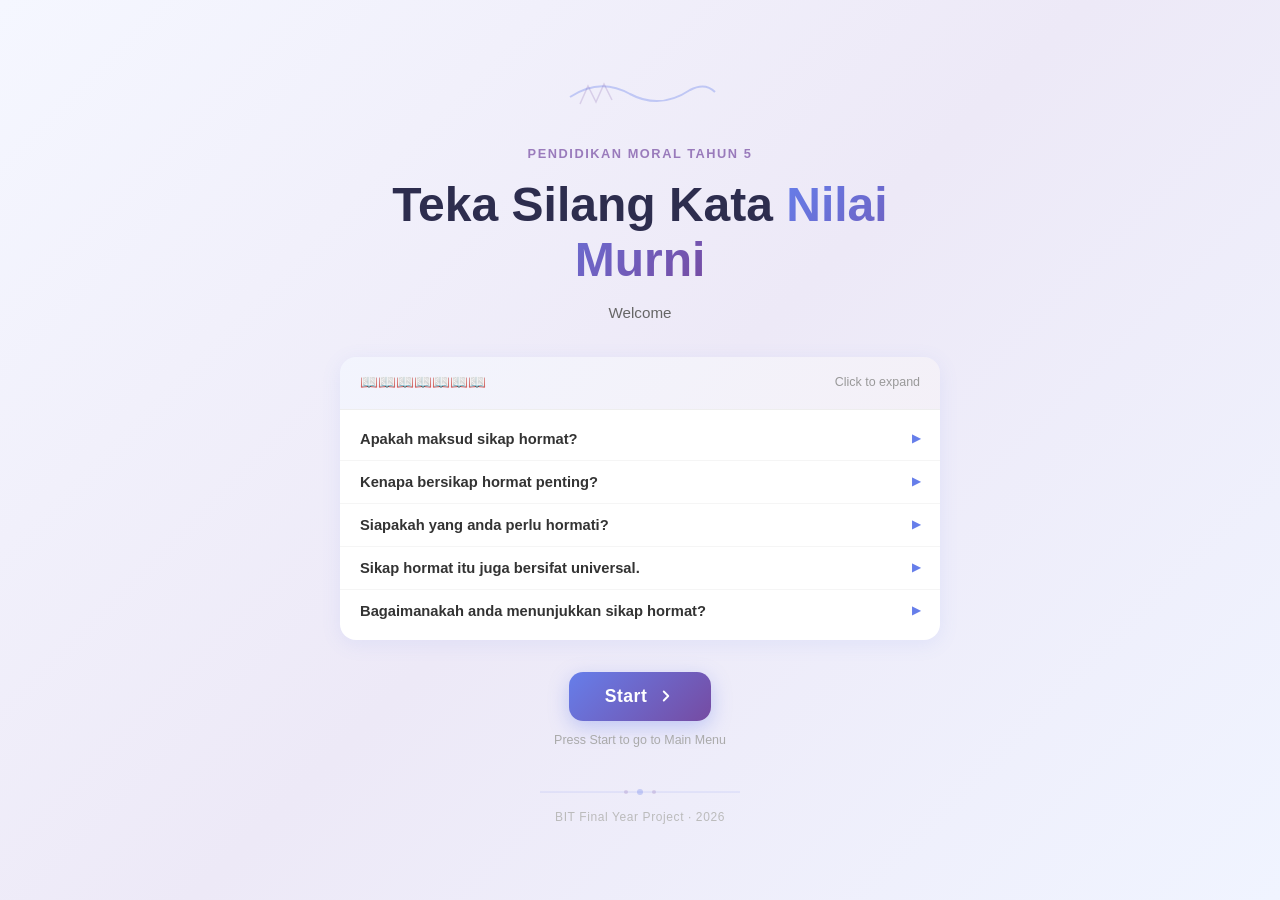
<file: index.html>
<!DOCTYPE html>
<html lang="ms">
<head>
  <meta charset="UTF-8">
  <meta name="viewport" content="width=device-width, initial-scale=1.0">
  <title>Teka Silang Kata Nilai Murni</title>
  <link rel="stylesheet" href="style.css">
</head>

<body>

  <div class="app-container">

    <!-- LANDING PAGE -->
    <div id="landingPage" class="landing-page">
      <div class="landing-content">

        <!-- TOP DECO -->
        <div class="landing-deco-top">
          <svg width="160" height="40" viewBox="0 0 160 40">
            <path d="M10 25 Q40 5 70 22 Q100 38 130 18 Q145 10 155 20" stroke="#667eea" stroke-width="2" fill="none" opacity="0.35"/>
            <path d="M20 32 L28 14 L36 30 L44 12 L52 28" stroke="#764ba2" stroke-width="1.5" fill="none" opacity="0.2"/>
          </svg>
        </div>

        <!-- TITLE BLOCK -->
        <div class="landing-title-block">
          <div class="landing-label" id="landingLabel">Pendidikan Moral Tahun 5</div>
          <h1 class="landing-title">Teka Silang Kata <span>Nilai Murni</span></h1>
          <p class="landing-subtitle" id="landingSubtitle">Selamat Datang</p>
        </div>

        <!-- TRIVIA SECTION -->
        <div class="landing-trivia-section">
          <div class="landing-trivia-header">
            <span class="landing-trivia-tag" id="landingTriviaTag">📖📖📖📖📖📖📖</span>
            <span class="landing-trivia-sub" id="landingTriviaSub">Klik untuk kembangkan</span>
          </div>
          <div class="landing-trivia-list">

            <div class="trivia-item">
              <button class="trivia-toggle" aria-expanded="false">
                <span class="trivia-toggle-label">Apakah maksud sikap hormat?</span>
                <span class="trivia-toggle-icon">▶</span>
              </button>
              <div class="trivia-body">
                <p>Sikap hormat adalah sikap yang menunjukkan penghargaan, keadilan, pengertian, dan perhatian terhadap orang lain. Sikap ini melibatkan rasa menghormati hak, pendapat, dan perasaan orang lain tanpa memandang perbezaan sosial, agama, suku, atau jantina.</p>
              </div>
            </div>

            <div class="trivia-item">
              <button class="trivia-toggle" aria-expanded="false">
                <span class="trivia-toggle-label">Kenapa bersikap hormat penting?</span>
                <span class="trivia-toggle-icon">▶</span>
              </button>
              <div class="trivia-body">
                <p>Rasa hormat itu penting untuk membangunkan kepercayaan, pengertian, dan hubungan positif dengan orang lain. Jika kita hormat orang lain, mereka akan lebih berasa dihargai sehinggalah dapat memupuk nilai lain seperti kerja sama, berkolaborasi, dan saling bantu-membantu.</p>
              </div>
            </div>

            <div class="trivia-item">
              <button class="trivia-toggle" aria-expanded="false">
                <span class="trivia-toggle-label">Siapakah yang anda perlu hormati?</span>
                <span class="trivia-toggle-icon">▶</span>
              </button>
              <div class="trivia-body">
                <p>Ibu bapa, adik-beradik, rakan-rakan, ahli-ahli keluarga lain, orang-orang dewasa, warga tua, guru-guru dan ramai lagi. Di samping itu, kita juga harus menghormati tradisi, bangsa dan agama orang lain.</p>
              </div>
            </div>

            <div class="trivia-item">
              <button class="trivia-toggle" aria-expanded="false">
                <span class="trivia-toggle-label">Sikap hormat itu juga bersifat universal.</span>
                <span class="trivia-toggle-icon">▶</span>
              </button>
              <div class="trivia-body">
                <p>Kita juga perlu menjaga kesopanan dan tata tertib semasa melawati pelbagai tempat. Termasuklah semasa menghadiri kebanyakan aktiviti dan acara.</p>
              </div>
            </div>

            <div class="trivia-item">
              <button class="trivia-toggle" aria-expanded="false">
                <span class="trivia-toggle-label">Bagaimanakah anda menunjukkan sikap hormat?</span>
                <span class="trivia-toggle-icon">▶</span>
              </button>
              <div class="trivia-body">
                <p>Hal ini dapat diwujudkan melalui bahasa tubuh yang positif, tutur kata yang baik, dan kesediaan untuk mendengarkan dengan penuh perhatian. Sebagai contoh, anda harus sentiasa menjaga cara pemakaian anda di tempat-tempat awam.</p>
              </div>
            </div>

          </div>
        </div>

        <!-- START BUTTON -->
        <div class="landing-actions">
          <button id="landingStartBtn" class="landing-start-btn">
            <span id="landingStartLabel">Mula</span>
            <svg width="18" height="18" viewBox="0 0 24 24" fill="none">
              <path d="M9 6l6 6-6 6" stroke="currentColor" stroke-width="2.5" stroke-linecap="round" stroke-linejoin="round"/>
            </svg>
          </button>
          <p class="landing-hint" id="landingHint">Tekan Mula untuk ke Menu Utama</p>
        </div>

        <!-- BOTTOM DECO -->
        <div class="landing-deco-bottom">
          <svg width="200" height="20" viewBox="0 0 200 20">
            <line x1="0" y1="10" x2="200" y2="10" stroke="#667eea" stroke-width="1" opacity="0.2"/>
            <circle cx="100" cy="10" r="3" fill="#667eea" opacity="0.3"/>
            <circle cx="86" cy="10" r="2" fill="#764ba2" opacity="0.2"/>
            <circle cx="114" cy="10" r="2" fill="#764ba2" opacity="0.2"/>
          </svg>
          <p class="landing-credit">BIT Final Year Project · 2026</p>
        </div>

      </div>
    </div>

    <!-- MAIN MENU -->
    <div id="mainMenu" class="main-menu-overlay">
      <div class="modal-content main-menu">
        <div class="menu-header">
          <h1>Teka Silang Kata Nilai Murni</h1>
          <p>Sertai kami dalam mencari nilai-nilai murni</p>
        </div>
        <div class="menu-body">
          <div class="continue-row" id="continueRow">
            <button id="continueBtn" class="btn btn-primary btn-large continue-btn">Continue</button>
            <button id="deleteSaveBtn" class="delete-save-btn" title="Delete save">
              🗑️
              <span class="delete-save-tooltip">Delete save</span>
            </button>
          </div>
          <button id="quickplayBtn" class="btn btn-primary btn-large">Quickplay</button>
          <button id="playBtn" class="btn btn-primary btn-large">Play</button>
          <div class="menu-divider"></div>
          <button id="settingsMenuBtn" class="btn btn-secondary btn-large">Settings</button>
          <button id="scoreboardBtn" class="btn btn-secondary btn-large">Scoreboard</button>
          <button id="tutorialBtn" class="btn btn-secondary btn-large">Tutorial</button>
          <button id="quitMenuBtn" class="btn btn-danger btn-large">Quit</button>
        </div>
      </div>
    </div>

    <!-- TETAPAN SCREEN -->
    <div id="tetapanScreen" style="display:none;" class="settings-screen">
      <header class="settings-header">
        <div class="settings-header-back">
          <div class="icon-btn-wrapper">
            <button id="tetapanBackBtn" class="icon-btn" aria-label="Back">
              <svg width="22" height="22" viewBox="0 0 24 24" fill="none" xmlns="http://www.w3.org/2000/svg">
                  <path d="M15 18L9 12L15 6" stroke="#333" stroke-width="3" stroke-linecap="round" stroke-linejoin="round"/>
                </svg>
            </button>
            <span class="icon-btn-tooltip">Back</span>
          </div>
        </div>
        <h1>Settings</h1>
        <p id="tetapanSubtitle">Configure display and app preferences</p>
      </header>
      <main class="settings-content">
        <div id="tetapanNonDefaultBanner" class="settings-banner">
          ⚠️ You have saved settings that differ from defaults.
          <button id="tetapanBannerRestoreBtn" class="btn-link-primary">Restore defaults</button>
        </div>
        <div class="settings-container">

          <div class="settings-section">
            <h3 id="tetapanDisplayHeader">Display</h3>
            <div class="setting-group">
              <label class="toggle-label">
                <span id="lblShowBlocked"><span id="tetLblBlocked">Show black boxes</span></span>
                <input type="checkbox" id="showBlockedCells" class="toggle-input">
                <span class="toggle-track"><span class="toggle-thumb"></span></span>
              </label>
              <p class="settings-note" id="noteShowBlocked"><span id="tetDescBlocked">Show black boxes in the grid. Turn off for a cleaner look.</span></p>
            </div>
            <div class="setting-group">
              <label class="toggle-label">
                <span id="lblShowBorders"><span id="tetLblBorders">Show cell borders</span></span>
                <input type="checkbox" id="showCellBorders" checked class="toggle-input">
                <span class="toggle-track"><span class="toggle-thumb"></span></span>
              </label>
              <p class="settings-note" id="noteShowBorders"><span id="tetDescBorders">Show borders on typeable cells.</span></p>
            </div>
            <div class="setting-group">
              <label id="lblCellSize"><span id="tetLblCellSize">Cell size:</span></label>
              <div class="version-buttons">
                <button class="version-btn" id="cellSizeSmall"><span class="version-label">Small</span><span class="version-desc">32px</span></button>
                <button class="version-btn active" id="cellSizeNormal"><span class="version-label">Normal</span><span class="version-desc">40px</span></button>
                <button class="version-btn" id="cellSizeLarge"><span class="version-label">Large</span><span class="version-desc">50px</span></button>
              </div>
            </div>
            <div class="setting-group">
              <label class="toggle-label">
                <span id="lblReduceAnim"><span id="tetLblReduceAnim">Reduce animations</span></span>
                <input type="checkbox" id="reduceAnimations" class="toggle-input">
                <span class="toggle-track"><span class="toggle-thumb"></span></span>
              </label>
            </div>
          </div>

          <div class="settings-section">
            <h3 id="tetapanAccessHeader"><span id="tetAccessHeader">Accessibility</span></h3>
            <div class="setting-group">
              <label class="toggle-label">
                <span id="lblHighContrast"><span id="tetLblHighContrast">High contrast</span></span>
                <input type="checkbox" id="highContrast" class="toggle-input">
                <span class="toggle-track"><span class="toggle-thumb"></span></span>
              </label>
            </div>
            <div class="setting-group">
              <label class="toggle-label">
                <span id="lblLargeClue"><span id="tetLblLargeClue">Large clue text</span></span>
                <input type="checkbox" id="largeClueText" class="toggle-input">
                <span class="toggle-track"><span class="toggle-thumb"></span></span>
              </label>
            </div>
            <div class="setting-group">
              <label class="toggle-label">
                <span id="lblDarkMode"><span id="tetLblDarkMode">Dark Mode</span></span>
                <input type="checkbox" id="darkMode" class="toggle-input">
                <span class="toggle-track"><span class="toggle-thumb"></span></span>
              </label>
            </div>
          </div>

          <div class="settings-section">
            <h3><span id="tetLangHeader">Language / Bahasa</span></h3>
            <div class="setting-group">
              <div class="version-buttons">
                <button class="version-btn active" id="langEN"><span class="version-label">English</span><span class="version-desc">Default</span></button>
                <button class="version-btn" id="langBM"><span class="version-label">Bahasa Melayu</span><span class="version-desc">BM</span></button>
              </div>
            </div>
          </div>

        </div>

        <!-- BOTTOM ACTION BAR -->
        <div class="tetapan-actions">
          <div class="tetapan-actions-left">
            <button id="tetapanCancelBtn" class="btn btn-danger">← Cancel</button>
            <button id="resetAllDataBtn" class="btn-link-danger"><span id="resetAllDataLabel">Reset all data</span></button>
          </div>
          <div class="tetapan-actions-right">
            <button id="tetapanRestoreBtn" class="btn btn-secondary">Restore Default</button>
            <button id="tetapanSaveBtn" class="btn btn-secondary" disabled>Save Settings</button>
          </div>
        </div>

      </main>
    </div>

    <!-- TETAPAN RESTORE CONFIRM MODAL -->
  <div id="tetapanRestoreModal" style="display:none;" class="modal-overlay">
    <div class="modal-content confirm-modal">
      <button class="modal-close-btn" id="closeTetapanRestoreModal">&#x2715;</button>
      <h2 class="modal-title" id="tetapanRestoreModalTitle">Restore Defaults?</h2>
      <p id="tetapanRestoreModalBody">You have previously saved changes. Restore all settings to default?</p>
      <div class="confirm-actions">
        <button id="tetapanRestoreConfirm" class="btn btn-primary">Yes, Restore</button>
        <button id="tetapanRestoreNo" class="btn btn-secondary">No</button>
      </div>
    </div>
  </div>

  <!-- SAVE CONFIRM POPUP -->
    <div id="tetapanSaveModal" style="display:none;" class="modal-overlay">
      <div class="modal-content confirm-modal">
        <button class="modal-close-btn" id="closeTetapanSaveModal">&#x2715;</button>
        <h2 class="modal-title" id="tetapanSaveTitle">Save Settings?</h2>
        <p id="tetapanSaveDesc">There are changes made. Continue?</p>
        <div class="tetapan-save-countdown" id="tetapanSaveCountdown"></div>
        <div class="confirm-actions">
          <button id="tetapanSaveAccept" class="btn btn-primary">Accept</button>
        </div>
      </div>
    </div>

    <!-- CANCEL WITH CHANGES POPUP -->
    <div id="tetapanCancelModal" style="display:none;" class="modal-overlay">
      <div class="modal-content confirm-modal">
        <button class="modal-close-btn" id="closeTetapanCancelModal">&#x2715;</button>
        <h2 class="modal-title">Back</h2>
        <p id="tetapanCancelDesc">Backing out now with changes. Save or not?</p>
        <div class="confirm-actions">
          <button id="tetapanCancelSave" class="btn btn-primary">Save</button>
          <button id="tetapanCancelDiscard" class="btn btn-secondary">Don't Save</button>
        </div>
      </div>
    </div>

    <!-- MODIFIER SETTINGS PAGE -->
    <div id="modifierSettings" class="settings-screen" style="display: none;">
      <header class="settings-header">
        <div class="settings-header-back">
          <div class="icon-btn-wrapper">
            <button id="modifierBackBtn" class="icon-btn" aria-label="Back">
              <svg width="22" height="22" viewBox="0 0 24 24" fill="none" xmlns="http://www.w3.org/2000/svg">
                  <path d="M15 18L9 12L15 6" stroke="#333" stroke-width="3" stroke-linecap="round" stroke-linejoin="round"/>
                </svg>
            </button>
            <span class="icon-btn-tooltip">Back</span>
          </div>
        </div>
        <h1 id="modifierTitle">Game Settings</h1>
        <p id="modifierSubtitle">Configure your game preferences</p>
      </header>
      <main class="settings-content">
        <div id="modifierNonDefaultBanner" class="settings-banner">
          ⚠️ You have saved settings that differ from defaults.
          <button id="modifierBannerRestoreBtn" class="btn-link-primary">Restore defaults</button>
        </div>
        <div class="settings-container">

          <!-- GAME VERSION SECTION -->
          <div class="settings-section">
            <h3><span id="modLblGameMode">Game Mode</span></h3>
            <div class="setting-group">
              <label><span id="modDescGameMode">Select game mode:</span></label>
              <div class="version-buttons">
                <button id="versionV1Btn" class="version-btn active" data-version="1">
                  <span class="version-label">Version 1</span>
                  <span class="version-desc">8 lives &bull; Score only</span>
                </button>
                <button id="versionV2Btn" class="version-btn" data-version="2">
                  <span class="version-label">Version 2</span>
                  <span class="version-desc">5 lives &bull; Win / Lose</span>
                </button>
              </div>
            </div>
            <div class="setting-group">
              <p class="settings-note">
                <strong>Version 1:</strong> 8 lives. Reset clears wrong/empty cells only. Final score shown on submit.<br>
                <strong>Version 2:</strong> 5 lives. Win/lose determined by correct vs wrong words.
              </p>
            </div>
          </div>

          <!-- TIMER SECTION -->
          <div class="settings-section">
            <h3><span id="modLblTimer">Timer</span></h3>
            <div class="setting-group">
              <label>
                <input type="checkbox" id="timerEnabled" checked>
                Gunakan Pemasa
              </label>
            </div>
            <div class="setting-group" id="timerOptions">
              <label><span id="modDescTimer">Select Duration:</span></label>
              <div class="preset-buttons">
                <button class="preset-btn" data-time="5">5 min</button>
                <button class="preset-btn" data-time="10">10 min</button>
                <button class="preset-btn" data-time="15">15 min</button>
                <button class="preset-btn" data-time="30">30 min</button>
                <button class="preset-btn active" data-time="60">60 min</button>
              </div>
              <label>Custom Time (minutes):</label>
              <div class="custom-time-input">
                <input type="number" id="customTime" min="1" max="180" value="60" placeholder="Enter minutes">
                <span id="customTimeDisplay">60</span>
              </div>
            </div>
          </div>

          <!-- HINTS SECTION -->
          <div class="settings-section">
            <h3><span id="modLblHints">Hints</span></h3>
            <div class="setting-group">
              <label><span id="modDescHints">Select hint mode:</span></label>
              <div class="version-buttons">
                <button id="hints-fixed" class="version-btn active">
                  <span class="version-label">Tetap</span>
                  <span class="version-desc">Same hints every time</span>
                </button>
                <button id="hints-random" class="version-btn">
                  <span class="version-label">Random 🎲</span>
                  <span class="version-desc">Hints generated randomly</span>
                </button>
                <button id="hints-off" class="version-btn">
                  <span class="version-label">None</span>
                  <span class="version-desc">No hints</span>
                </button>
              </div>
            </div>
            <div class="setting-group">
              <p class="settings-note">
                <strong>Fixed:</strong> Default Version 1. Certain letters are set as hints.<br>
                <strong>Rawak 🎲:</strong> Default Version 2. Hints generated randomly. V1: 5 rerolls, V2: 3.<br>
                <strong>None:</strong> No hints given.
              </p>
            </div>
          </div>

          <!-- SCORING SECTION -->
          <div class="settings-section">
            <h3>Sistem Skor</h3>
            <div class="setting-group">
              <label>
                <input type="checkbox" id="scoringEnabled" checked>
                Aktifkan Skor
              </label>
            </div>
            <div class="setting-group" id="scoringOptions">
              <p id="scoringDesc" style="font-size: 0.9em; color: #666;">
                Skor dikira berdasarkan perkataan penuh yang betul. Setiap teka silang kata bernilai 100 mata.
              </p>
            </div>
          </div>

        </div>
        <div class="settings-actions modifier-actions">
          <button id="modifierCancelBtn" class="icon-btn-back-label">
            <svg width="20" height="20" viewBox="0 0 24 24" fill="none" xmlns="http://www.w3.org/2000/svg">
              <path d="M15 18L9 12L15 6" stroke="white" stroke-width="3" stroke-linecap="round" stroke-linejoin="round"/>
            </svg>
            <span>Cancel</span>
          </button>
          <button id="resetToDefaultBtn" class="btn btn-secondary">Reset to Default</button>
          <button id="proceedToLauncherBtn" class="btn btn-primary btn-large">Next →</button>
        </div>
      </main>
    </div>

    <!-- LAUNCHER PAGE -->
    <div id="launcher" class="launcher-screen" style="display: none;">
      <header class="launcher-header">
        <h1>Teka Silang Kata Nilai Murni</h1>
        <p class="subtitle">Sertai kami dalam mencari nilai-nilai murni</p>

        <!-- 3-zone control bar -->
        <div class="launcher-bar">
          <!-- LEFT: home + settings -->
          <div class="launcher-bar-left">
            <div class="icon-btn-wrapper">
              <button id="homeBtn" class="icon-btn" aria-label="Home">
                <svg width="18" height="18" viewBox="0 0 18 18" fill="none" xmlns="http://www.w3.org/2000/svg">
                  <path d="M2 8L9 2L16 8V16H12V11H6V16H2V8Z" stroke="currentColor" stroke-width="1.5" stroke-linejoin="round" fill="none"/>
                </svg>
              </button>
              <span class="icon-btn-tooltip">Home</span>
            </div>
            <div class="icon-btn-wrapper">
              <button id="launcherSettingsBtn" class="icon-btn" aria-label="Settings">
                <svg width="18" height="18" viewBox="0 0 24 24" fill="none" xmlns="http://www.w3.org/2000/svg">
                <path d="M12 15a3 3 0 1 0 0-6 3 3 0 0 0 0 6Z" stroke="currentColor" stroke-width="1.5" fill="none"/>
                <path d="M19.4 15a1.65 1.65 0 0 0 .33 1.82l.06.06a2 2 0 1 1-2.83 2.83l-.06-.06a1.65 1.65 0 0 0-1.82-.33 1.65 1.65 0 0 0-1 1.51V21a2 2 0 0 1-4 0v-.09A1.65 1.65 0 0 0 9 19.4a1.65 1.65 0 0 0-1.82.33l-.06.06a2 2 0 1 1-2.83-2.83l.06-.06A1.65 1.65 0 0 0 4.68 15a1.65 1.65 0 0 0-1.51-1H3a2 2 0 0 1 0-4h.09A1.65 1.65 0 0 0 4.6 9a1.65 1.65 0 0 0-.33-1.82l-.06-.06a2 2 0 1 1 2.83-2.83l.06.06A1.65 1.65 0 0 0 9 4.68a1.65 1.65 0 0 0 1-1.51V3a2 2 0 0 1 4 0v.09a1.65 1.65 0 0 0 1 1.51 1.65 1.65 0 0 0 1.82-.33l.06-.06a2 2 0 1 1 2.83 2.83l-.06.06A1.65 1.65 0 0 0 19.4 9a1.65 1.65 0 0 0 1.51 1H21a2 2 0 0 1 0 4h-.09a1.65 1.65 0 0 0-1.51 1Z" stroke="currentColor" stroke-width="1.5" fill="none"/>
              </svg>
              </button>
              <span class="icon-btn-tooltip">Settings</span>
            </div>
          </div>

          <!-- CENTER: timer + lives -->
          <div class="launcher-bar-center">
            <div class="launcher-status-item">
              <span class="launcher-status-icon">⏱️</span>
              <span id="launcherTimerText">--:--</span>
            </div>
            <div class="launcher-status-divider"></div>
            <div class="launcher-status-item">
              <span class="launcher-status-icon">❤️</span>
              <span id="launcherLivesText">-- / --</span>
            </div>
          </div>

          <!-- RIGHT: submit -->
          <div class="launcher-bar-right">
            <div class="icon-btn-wrapper">
              <button id="finalizeBtn" class="icon-btn icon-btn--submit btn-disabled-soft" aria-label="Submit All">
                <span class="icon-btn-icon">📤</span>
                <span class="icon-btn-label">Submit All</span>
              </button>
            </div>
          </div>
        </div>
      </header>

      <main class="launcher-content">
        <h2><span id="launcherSelectTitle">Select Difficulty</span></h2>
        <div class="puzzle-grid">
          <button class="puzzle-card" data-puzzle="EASY1">
            <div class="puzzle-icon">🟢</div>
            <h3>Easy Mode 1</h3>
            <p>Mudah</p>
            <span class="puzzle-card-status"></span>
          </button>
          <button class="puzzle-card" data-puzzle="MEDIUM1">
            <div class="puzzle-icon">🟡</div>
            <h3>Medium Mode 1</h3>
            <p>Sederhana</p>
            <span class="puzzle-card-status"></span>
          </button>
          <button class="puzzle-card" data-puzzle="MEDIUM2">
            <div class="puzzle-icon">🟡</div>
            <h3>Medium Mode 2</h3>
            <p>Sederhana</p>
            <span class="puzzle-card-status"></span>
          </button>
          <button class="puzzle-card" data-puzzle="HM1">
            <div class="puzzle-icon">🔴</div>
            <h3>Hard Mode 1</h3>
            <p>Sangat Sukar</p>
            <span class="puzzle-card-status"></span>
          </button>
          <button class="puzzle-card" data-puzzle="HM2">
            <div class="puzzle-icon">🔴</div>
            <h3>Hard Mode 2</h3>
            <p>Sangat Sukar</p>
            <span class="puzzle-card-status"></span>
          </button>
          <button class="puzzle-card" data-puzzle="HM3">
            <div class="puzzle-icon">🔴</div>
            <h3>Hard Mode 3</h3>
            <p>Sangat Sukar</p>
            <span class="puzzle-card-status"></span>
          </button>
        </div>
      </main>
    </div>

    <!-- GAME SCREEN -->
    <div id="game-screen" class="game-screen" style="display: none;">
      <header>
        <h1>Teka Silang Kata Nilai Murni</h1>
        <p class="subtitle">Sertai kami dalam mencari nilai-nilai murni</p>

        <!-- 3-zone game bar -->
        <div class="game-bar">
          <!-- LEFT: back icon -->
          <div class="game-bar-left">
            <div class="icon-btn-wrapper">
              <button id="backToLauncher" class="icon-btn" aria-label="Balik">
                <svg width="22" height="22" viewBox="0 0 24 24" fill="none" xmlns="http://www.w3.org/2000/svg">
                  <path d="M15 18L9 12L15 6" stroke="#333" stroke-width="3" stroke-linecap="round" stroke-linejoin="round"/>
                </svg>
              </button>
              <span class="icon-btn-tooltip">Balik</span>
            </div>
          </div>

          <!-- CENTER: timer + lives -->
          <div class="game-bar-center">
            <div id="timerDisplay" class="timer-display">00:00</div>
            <div id="livesDisplay" class="lives-display"></div>
          </div>

          <!-- RIGHT: settings -->
          <div class="game-bar-right">
            <div class="icon-btn-wrapper">
              <button id="gameSettingsBtn" class="icon-btn" aria-label="Settings">
                <svg width="18" height="18" viewBox="0 0 24 24" fill="none" xmlns="http://www.w3.org/2000/svg">
                <path d="M12 15a3 3 0 1 0 0-6 3 3 0 0 0 0 6Z" stroke="currentColor" stroke-width="1.5" fill="none"/>
                <path d="M19.4 15a1.65 1.65 0 0 0 .33 1.82l.06.06a2 2 0 1 1-2.83 2.83l-.06-.06a1.65 1.65 0 0 0-1.82-.33 1.65 1.65 0 0 0-1 1.51V21a2 2 0 0 1-4 0v-.09A1.65 1.65 0 0 0 9 19.4a1.65 1.65 0 0 0-1.82.33l-.06.06a2 2 0 1 1-2.83-2.83l.06-.06A1.65 1.65 0 0 0 4.68 15a1.65 1.65 0 0 0-1.51-1H3a2 2 0 0 1 0-4h.09A1.65 1.65 0 0 0 4.6 9a1.65 1.65 0 0 0-.33-1.82l-.06-.06a2 2 0 1 1 2.83-2.83l.06.06A1.65 1.65 0 0 0 9 4.68a1.65 1.65 0 0 0 1-1.51V3a2 2 0 0 1 4 0v.09a1.65 1.65 0 0 0 1 1.51 1.65 1.65 0 0 0 1.82-.33l.06-.06a2 2 0 1 1 2.83 2.83l-.06.06A1.65 1.65 0 0 0 19.4 9a1.65 1.65 0 0 0 1.51 1H21a2 2 0 0 1 0 4h-.09a1.65 1.65 0 0 0-1.51 1Z" stroke="currentColor" stroke-width="1.5" fill="none"/>
              </svg>
              </button>
              <span class="icon-btn-tooltip">Settings</span>
            </div>
          </div>
        </div>

        <!-- Dropdown row — centered below bar -->
        <div class="puzzle-selector">
          <label for="puzzleSelect"><span id="switchCrosswordLabel">Switch Crossword:</span></label>
          <select id="puzzleSelect">
            <option value="EASY1">Easy Mode 1</option>
            <option value="MEDIUM1">Medium Mode 1</option>
            <option value="MEDIUM2">Medium Mode 2</option>
            <option value="HM1">Hard Mode 1</option>
            <option value="HM2">Hard Mode 2</option>
            <option value="HM3">Hard Mode 3</option>
          </select>
        </div>
      </header>

      <main class="main-content">
        <section class="grid-section">
          <table id="crossword" class="grid"></table>
          <div class="controls">
            <button id="checkBtn" class="btn btn-primary">Check Answers</button>
            <div class="reset-btn-wrapper">
              <button id="resetBtn" class="btn btn-secondary">↺ Reset</button>
              <div id="resetTooltip" class="reset-tooltip"></div>
            </div>
            <div class="icon-btn-wrapper" id="rerollWrapper">
              <button id="rerollBtn" class="btn btn-secondary reroll-btn" aria-label="Randomize Hints">
                🎲
              </button>
              <span class="icon-btn-tooltip">Randomize Hints</span>
            </div>
          </div>
          <div id="resultMessage" class="result-message" aria-live="polite"></div>
        </section>

        <aside class="clues-section">
          <h2><span id="cluesHeader">Clues</span></h2>
          <div class="clues-list">
            <div class="clue-group">
              <h3>Menurun</h3>
              <div></div>
            </div>
            <div class="clue-group">
              <h3>Mendatar</h3>
              <div></div>
            </div>
          </div>
        </aside>
      </main>
    </div>

  </div><!-- end app-container -->

  <!-- HOME / QUIT CONFIRM MODAL -->
  <div id="homeConfirmModal" style="display:none;" class="modal-overlay">
    <div class="modal-content confirm-modal">
      <button class="modal-close-btn" id="closeHomeConfirmBtn">&#x2715;</button>
      <h2 class="modal-title"><span id="homeConfirmTitle">Go Home?</span></h2>
      <p id="homeConfirmDesc">You have an active game. Save your progress before leaving?</p>
      <div class="confirm-actions">
        <button id="homeSaveBtn" class="btn btn-primary"><span id="homeSaveBtnLabel">Save &amp; Quit</span></button>
        <button id="homeNoSaveBtn" class="btn btn-danger"><span id="homeNoSaveBtnLabel">Quit Without Saving</span></button>
      </div>
    </div>
  </div>

  <!-- IN-GAME SETTINGS MODAL -->
  <div id="inGameSettingsModal" style="display:none;" class="modal-overlay">
    <div class="modal-content ingame-settings-modal">
      <button class="modal-close-btn" id="closeInGameSettingsBtn">&#x2715;</button>
      <h2 class="modal-title">Settings</h2>
      <div class="ingame-settings-list">
        <div class="setting-group">
          <label class="toggle-label">
            <span>Show black boxes</span>
            <input type="checkbox" id="ig_showBlockedCells" class="toggle-input">
            <span class="toggle-track"><span class="toggle-thumb"></span></span>
          </label>
        </div>
        <div class="setting-group">
          <label class="toggle-label">
            <span>Show cell borders</span>
            <input type="checkbox" id="ig_showCellBorders" class="toggle-input">
            <span class="toggle-track"><span class="toggle-thumb"></span></span>
          </label>
        </div>
        <div class="setting-group">
          <label class="toggle-label">
            <span>High contrast</span>
            <input type="checkbox" id="ig_highContrast" class="toggle-input">
            <span class="toggle-track"><span class="toggle-thumb"></span></span>
          </label>
        </div>
        <div class="setting-group">
          <label class="toggle-label">
            <span>Large clue text</span>
            <input type="checkbox" id="ig_largeClueText" class="toggle-input">
            <span class="toggle-track"><span class="toggle-thumb"></span></span>
          </label>
        </div>
        <div class="setting-group">
          <label class="toggle-label">
            <span>Reduce animations</span>
            <input type="checkbox" id="ig_reduceAnimations" class="toggle-input">
            <span class="toggle-track"><span class="toggle-thumb"></span></span>
          </label>
        </div>
        <div class="setting-group">
          <label>Cell size:</label>
          <div class="version-buttons" style="margin-top:8px;">
            <button class="version-btn" id="ig_cellSizeSmall"><span class="version-label">Small</span></button>
            <button class="version-btn active" id="ig_cellSizeNormal"><span class="version-label">Normal</span></button>
            <button class="version-btn" id="ig_cellSizeLarge"><span class="version-label">Large</span></button>
          </div>
        </div>
      </div>
    </div>
  </div>

  <!-- MODIFIER RESTORE CONFIRM MODAL -->
  <div id="modifierRestoreModal" style="display:none;" class="modal-overlay">
    <div class="modal-content confirm-modal">
      <button class="modal-close-btn" id="closeModifierRestoreModal">&#x2715;</button>
      <h2 class="modal-title" id="modifierRestoreTitle">Reset to Default?</h2>
      <p id="modifierRestoreBody">This will reset all game settings to default.</p>
      <div class="confirm-actions">
        <button id="modifierRestoreConfirm" class="btn btn-primary">Reset</button>
      </div>
    </div>
  </div>

  <!-- MODIFIER CANCEL CONFIRM MODAL -->
  <div id="modifierCancelModal" style="display:none;" class="modal-overlay">
    <div class="modal-content confirm-modal">
      <button class="modal-close-btn" id="closeModifierCancelModal">&#x2715;</button>
      <h2 class="modal-title"><span id="modifierCancelTitle">Going Back</span></h2>
      <p id="modifierCancelBody">Quickplay uses Version 1 as default. Saving any changes through this button will apply them in Quickplay.</p>
      <div class="confirm-actions">
        <button id="modifierCancelSave" class="btn btn-primary">Save</button>
        <button id="modifierCancelDiscard" class="btn btn-secondary">Don't Save</button>
      </div>
    </div>
  </div>

  <!-- IN-GAME MENU MODAL -->
  <div id="gameMenuModal" class="modal-overlay" style="display: none;">
    <div class="modal-content game-menu">
      <button class="modal-close-btn" id="closeGameMenuBtn" title="Close">&#x2715;</button>
      <h2 class="modal-title"><span id="gameMenuTitle">Game Menu</span></h2>
      <div class="menu-options">
        <button id="resumeGameBtn" class="btn btn-primary btn-large">Continue</button>
        <button id="settingsBtn" class="btn btn-secondary btn-large">Settings</button>
        <button id="quitGameBtn" class="btn btn-danger btn-large">Quit to Main Menu</button>
      </div>
    </div>
  </div>

  <!-- ABORT CONFIRMATION MODAL -->
  <div id="abortConfirmModal" class="modal-overlay" style="display: none;">
    <div class="modal-content confirm-modal">
      <button class="modal-close-btn" id="closeAbortBtn" title="Close">&#x2715;</button>
      <h2 class="modal-title" id="abortModalTitle">⚠️ Warning</h2>
      <p id="abortModalBody"><span id="abortConfirmMsg">You are about to quit and return to the Main Menu. All progress will be lost.</span></p>
      <p id="abortModalConfirm"><strong><span id="abortConfirmQ">Are you sure?</span></strong></p>
      <div class="confirm-actions">
        <button id="confirmAbortBtn" class="btn btn-danger">Yes, Quit</button>
        <button id="cancelAbortBtn" class="btn btn-secondary">Cancel</button>
      </div>
    </div>
  </div>

  <!-- INFO MODAL -->
  <div id="infoModal" class="modal-overlay" style="display: none;">
    <div class="modal-content confirm-modal">
      <button class="modal-close-btn" id="closeInfoBtn" title="Close">&#x2715;</button>
      <h2 class="modal-title" id="infoModalTitle">Info</h2>
      <p id="infoModalMessage"></p>
      <div class="confirm-actions">
        <button id="infoModalBtn" class="btn btn-primary">Okay</button>
      </div>
    </div>
  </div>

  <!-- CONFIRM ACTION MODAL -->
  <div id="confirmActionModal" class="modal-overlay" style="display: none;">
    <div class="modal-content confirm-modal">
      <button class="modal-close-btn" id="closeConfirmActionBtn" title="Close">&#x2715;</button>
      <h2 class="modal-title" id="confirmActionTitle">Confirm</h2>
      <p id="confirmActionMessage"></p>
      <div class="confirm-actions">
        <button id="confirmActionYes" class="btn btn-primary">Ya</button>
        <button id="confirmActionNo" class="btn btn-secondary">Cancel</button>
      </div>
    </div>
  </div>

  <!-- FINAL SCORE MODAL -->
  <div id="finalScoreModal" class="modal-overlay" style="display: none;">
    <div class="modal-content final-score-modal">
      <button class="modal-close-btn" id="closeFinalXBtn" title="Close">&#x2715;</button>
      <h2 class="modal-title">📊 Final Results</h2>
      <div id="finalScoreContent"></div>
      <div class="confirm-actions" style="margin-top: 30px;">
        <button id="closeFinalBtn" class="btn btn-secondary">Close</button>
        <button id="backToMenuFromFinalBtn" class="btn btn-danger">Back to Main Menu</button>
      </div>
    </div>
  </div>

  <!-- SCOREBOARD MODAL -->
  <div id="scoreboardModal" class="modal-overlay" style="display: none;">
    <div class="modal-content scoreboard-modal">
      <button class="modal-close-btn" id="closeScoreboardXBtn" title="Close">&#x2715;</button>
      <h2 class="modal-title">🏆 Scoreboard</h2>
      <div id="scoreboardContent"></div>
      <div class="confirm-actions" style="margin-top: 24px;">
        <button id="clearScoreboardBtn" class="btn btn-danger">Clear All</button>
        <button id="closeScoreboardBtn" class="btn btn-secondary">Close</button>
      </div>
    </div>
  </div>

  <!-- TUTORIAL MODAL -->
  <div id="tutorialModal" class="modal-overlay" style="display: none;">
    <div class="modal-content tutorial-modal">
      <button class="modal-close-btn" id="closeTutorialXBtn" title="Close">&#x2715;</button>
      <h2 class="modal-title">Tutorial</h2>

      <!-- PAGE 1: Navigation -->
      <div class="tutorial-page" id="tutPage1">
        <h3 class="tutorial-page-title">Navigasi</h3>
        <p class="tutorial-page-desc">Use the keyboard to navigate and type your answers.</p>
        <div class="tutorial-grid-demo" style="position:relative">
          <div class="tg-row" id="tutAnim1">
            <div class="tg-cell" id="ta1c0"></div>
            <div class="tg-cell" id="ta1c1"></div>
            <div class="tg-cell" id="ta1c2"></div>
            <div class="tg-cell" id="ta1c3"></div>
            <div class="tg-cell" id="ta1c4"></div>
          </div>
          <div class="tg-row">
            <div class="tg-cell tg-blocked"></div>
            <div class="tg-cell tg-blocked"></div>
            <div class="tg-cell tg-blocked"></div>
            <div class="tg-cell tg-blocked"></div>
            <div class="tg-cell" id="ta1d1"></div>
          </div>
          <div class="tg-row">
            <div class="tg-cell tg-blocked"></div>
            <div class="tg-cell tg-blocked"></div>
            <div class="tg-cell tg-blocked"></div>
            <div class="tg-cell tg-blocked"></div>
            <div class="tg-cell" id="ta1d2"></div>
          </div>
          <div class="tg-row">
            <div class="tg-cell tg-blocked"></div>
            <div class="tg-cell tg-blocked"></div>
            <div class="tg-cell tg-blocked"></div>
            <div class="tg-cell tg-blocked"></div>
            <div class="tg-cell" id="ta1d3"></div>
          </div>
          <div id="ta1ArrowKey" class="tut-arrow-key" style="display:none">
            <svg width="10" height="12" viewBox="0 0 10 12" fill="none" xmlns="http://www.w3.org/2000/svg">
              <path d="M5 1V10M5 10L1.5 6.5M5 10L8.5 6.5" stroke="#333" stroke-width="1.5" stroke-linecap="round" stroke-linejoin="round"/>
            </svg>
          </div>
        </div>
        <div class="tutorial-keys">
          <div class="tutorial-key-row">
            <span class="tkey">← → ↑ ↓</span>
            <span class="tkey-desc">Move to next cell</span>
          </div>
          <div class="tutorial-key-row">
            <span class="tkey">Spacebar</span>
            <span class="tkey-desc">Skip to next cell in current direction</span>
          </div>
          <div class="tutorial-key-row">
            <span class="tkey">Backspace</span>
          </div>
          <div class="tutorial-key-row">
            <span class="tkey">A–Z</span>
          </div>
        </div>
      </div>

      <!-- PAGE 2: Hints -->
      <div class="tutorial-page" id="tutPage2">
        <h3 class="tutorial-page-title">Hints</h3>
        <p class="tutorial-page-desc">Some cells have hints — pre-filled letters to help you.</p>
        <div class="tutorial-grid-demo">
          <div class="tg-row" id="tutAnim2">
            <div class="tg-cell" id="ta2c0"></div>
            <div class="tg-cell" id="ta2c1"></div>
            <div class="tg-hint-wrap" id="ta2c2wrap">
              <div class="tg-cell tg-hint" id="ta2c2">L</div>
              <span class="tg-corner-bl"></span>
              <span class="tg-corner-br"></span>
            </div>
            <div class="tg-cell" id="ta2c3"></div>
            <div class="tg-cell" id="ta2c4"></div>
          </div>
        </div>
        <div class="tutorial-legend">
          <div class="tutorial-legend-row">
            <div class="tg-hint-wrap" style="flex-shrink:0">
              <div class="tg-cell tg-hint" style="width:32px;height:32px;font-size:13px">L</div>
              <span class="tg-corner-bl"></span>
              <span class="tg-corner-br"></span>
            </div>
            <span>Hint cell — cursor can enter but the letter <strong>cannot be deleted</strong>.</span>
          </div>
          <div class="tutorial-legend-row">
            <div class="tg-cell" style="width:32px;height:32px;font-size:13px;flex-shrink:0"></div>
            <span>Empty cell — type your answer here.</span>
          </div>
        </div>
      </div>

      <!-- PAGE 3: Semak -->
      <div class="tutorial-page" id="tutPage3">
        <h3 class="tutorial-page-title">Check Answers</h3>
        <p class="tutorial-page-desc">Press <strong>Check Answers</strong> to check. Each cell will be coloured.</p>
        <div class="tutorial-btn-demo" style="margin-bottom:10px;position:relative">
          <button id="tutSemakBtn" class="btn btn-primary" style="pointer-events:none">Check Answers</button>
          <div id="tutMouseCursor" class="tut-mouse-cursor" style="opacity:0;transform:translate(80px,8px)">
            <svg width="18" height="24" viewBox="0 0 18 24" fill="none" xmlns="http://www.w3.org/2000/svg">
              <path d="M2 2L2 18L6 14L9 21L11 20L8 13L14 13L2 2Z" fill="white" stroke="#333" stroke-width="1.5" stroke-linejoin="round"/>
            </svg>
          </div>
        </div>
        <div class="tutorial-grid-demo">
          <div class="tg-row">
            <div class="tg-cell" id="ta3c0">K</div>
            <div class="tg-hint-wrap">
              <div class="tg-cell tg-hint" id="ta3c1">U</div>
              <span class="tg-corner-bl"></span>
              <span class="tg-corner-br"></span>
            </div>
            <div class="tg-cell" id="ta3c2">L</div>
            <div class="tg-cell" id="ta3c3">X</div>
            <div class="tg-cell" id="ta3c4"></div>
          </div>
        </div>
        <div class="tutorial-legend">
          <div class="tutorial-legend-row">
            <div class="tg-cell tg-correct" style="width:32px;height:32px;font-size:13px;flex-shrink:0">K</div>
            <span>Hijau — jawapan betul.</span>
          </div>
          <div class="tutorial-legend-row">
            <div class="tg-cell tg-wrong" style="width:32px;height:32px;font-size:13px;flex-shrink:0">X</div>
            <span>Merah — jawapan salah.</span>
          </div>
          <div class="tutorial-legend-row">
            <div class="tg-cell tg-empty" style="width:32px;height:32px;font-size:13px;flex-shrink:0">&#8203;</div>
            <span>Yellow — cell is still empty.</span>
          </div>
        </div>
      </div>

      <!-- PAGE 4: Hantar & Skor -->
      <div class="tutorial-page" id="tutPage4">
        <h3 class="tutorial-page-title">Menghantar &amp; Skor</h3>

        <p class="tutorial-page-desc">When done, return to the selector and press:</p>
        <div class="tutorial-btn-demo">
          <button class="btn btn-primary" style="pointer-events:none">Hantar Semua</button>
        </div>

        <div class="tutorial-info-row">
          <p class="tutorial-page-desc">Reset akan memakan peluang (attempts) / lifepoint:</p>
          <div class="tutorial-btn-demo">
            <button class="btn btn-secondary" style="pointer-events:none">↺ Reset</button>
          </div>
        </div>

        <div class="tutorial-info-row">
          <p class="tutorial-page-desc">Satu crossword mempunyai 100 mata, keseluruhan adalah 600. Skor akhir akan direkod di dalam:</p>
          <div class="tutorial-btn-demo">
            <button class="btn btn-secondary" style="pointer-events:none">Scoreboard</button>
          </div>
        </div>

      </div>

      <!-- PAGE 5: Settings -->
      <div class="tutorial-page" id="tutPage5">
        <h3 class="tutorial-page-title">Settings &amp; Modifiers</h3>
        <p class="tutorial-page-desc">Settings and modifiers can be configured in:</p>
        <div class="tutorial-btn-demo">
          <button class="btn btn-primary" style="pointer-events:none">Play</button>
        </div>
        <div class="tutorial-version-cards" style="margin-top:14px">
          <div class="tutorial-score-grid">
            <div class="tutorial-score-card">
              <div class="tutorial-score-label">Version 1</div>
              <div class="tutorial-score-val">❤️ × 8</div>
              <div class="tutorial-score-sub">Skor sahaja</div>
            </div>
            <div class="tutorial-score-card">
              <div class="tutorial-score-label">Version 2</div>
              <div class="tutorial-score-val">❤️ × 5</div>
              <div class="tutorial-score-sub">Menang / Kalah</div>
            </div>
          </div>
        </div>
      </div>

      <!-- NAV DOTS + BUTTONS -->
      <div class="tutorial-nav">
        <div class="tutorial-dots">
          <span class="tutorial-dot tutorial-dot--active" data-page="1"></span>
          <span class="tutorial-dot" data-page="2"></span>
          <span class="tutorial-dot" data-page="3"></span>
          <span class="tutorial-dot" data-page="4"></span>
          <span class="tutorial-dot" data-page="5"></span>
        </div>
        <div class="tutorial-btns">
          <button id="tutPrevBtn" class="btn btn-secondary"><svg width="16" height="16" viewBox="0 0 24 24" fill="none" xmlns="http://www.w3.org/2000/svg"><path d="M15 18L9 12L15 6" stroke="currentColor" stroke-width="2.5" stroke-linecap="round" stroke-linejoin="round"/></svg> Back</button>
          <button id="tutNextBtn" class="btn btn-primary">Next <svg width="16" height="16" viewBox="0 0 24 24" fill="none" xmlns="http://www.w3.org/2000/svg"><path d="M9 6l6 6-6 6" stroke="currentColor" stroke-width="2.5" stroke-linecap="round" stroke-linejoin="round"/></svg></button>
          <button id="tutCloseBtn" class="btn btn-primary">Faham!</button>
        </div>
      </div>

    </div>
  </div>

  <script src="script.js"></script>
</body>
</html>
</file>
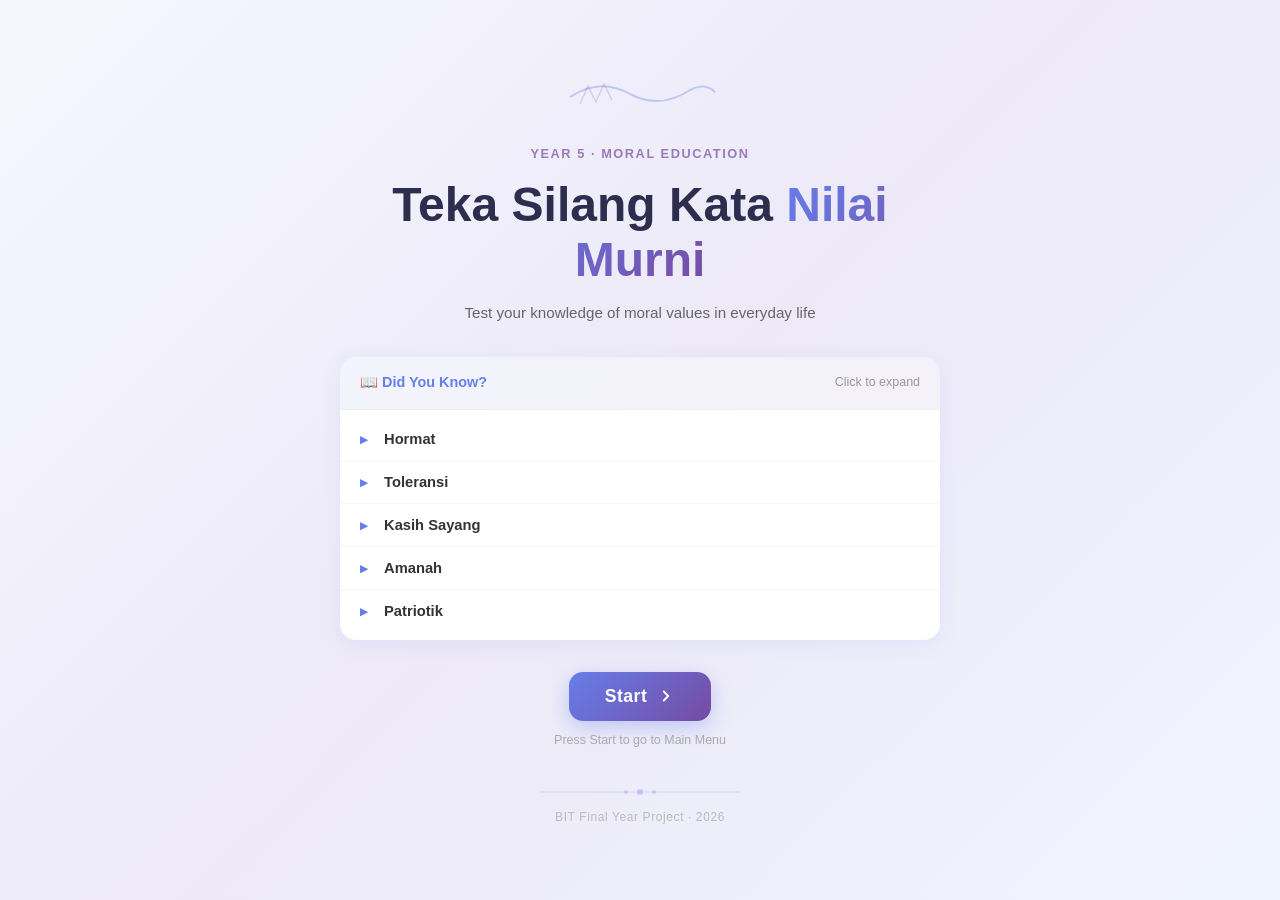
<file: evaluation stage (proj)/index.html>
<!DOCTYPE html>
<html lang="ms">
<head>
  <meta charset="UTF-8">
  <meta name="viewport" content="width=device-width, initial-scale=1.0">
  <title>Teka Silang Kata Nilai Murni</title>
  <link rel="stylesheet" href="style.css">
</head>

<body>

  <div class="app-container">

    <!-- LANDING PAGE -->
    <div id="landingPage" class="landing-page">
      <div class="landing-content">

        <!-- TOP DECO -->
        <div class="landing-deco-top">
          <svg width="160" height="40" viewBox="0 0 160 40">
            <path d="M10 25 Q40 5 70 22 Q100 38 130 18 Q145 10 155 20" stroke="#667eea" stroke-width="2" fill="none" opacity="0.35"/>
            <path d="M20 32 L28 14 L36 30 L44 12 L52 28" stroke="#764ba2" stroke-width="1.5" fill="none" opacity="0.2"/>
          </svg>
        </div>

        <!-- TITLE BLOCK -->
        <div class="landing-title-block">
          <div class="landing-label" id="landingLabel">Tahun 5 · Pendidikan Moral</div>
          <h1 class="landing-title">Teka Silang Kata <span>Nilai Murni</span></h1>
          <p class="landing-subtitle" id="landingSubtitle">Uji pengetahuan anda tentang nilai-nilai murni dalam kehidupan seharian</p>
        </div>

        <!-- TRIVIA SECTION -->
        <div class="landing-trivia-section">
          <div class="landing-trivia-header">
            <span class="landing-trivia-tag" id="landingTriviaTag">📖 Tahukah Anda?</span>
            <span class="landing-trivia-sub" id="landingTriviaSub">Klik untuk kembangkan</span>
          </div>
          <div class="landing-trivia-list">

            <div class="trivia-item">
              <button class="trivia-toggle" aria-expanded="false">
                <span class="trivia-toggle-icon">▶</span>
                <span class="trivia-toggle-label">Hormat</span>
              </button>
              <div class="trivia-body" style="display:none;">
                <p class="trivia-placeholder">— TBA —</p>
              </div>
            </div>

            <div class="trivia-item">
              <button class="trivia-toggle" aria-expanded="false">
                <span class="trivia-toggle-icon">▶</span>
                <span class="trivia-toggle-label">Toleransi</span>
              </button>
              <div class="trivia-body" style="display:none;">
                <p class="trivia-placeholder">— TBA —</p>
              </div>
            </div>

            <div class="trivia-item">
              <button class="trivia-toggle" aria-expanded="false">
                <span class="trivia-toggle-icon">▶</span>
                <span class="trivia-toggle-label">Kasih Sayang</span>
              </button>
              <div class="trivia-body" style="display:none;">
                <p class="trivia-placeholder">— TBA —</p>
              </div>
            </div>

            <div class="trivia-item">
              <button class="trivia-toggle" aria-expanded="false">
                <span class="trivia-toggle-icon">▶</span>
                <span class="trivia-toggle-label">Amanah</span>
              </button>
              <div class="trivia-body" style="display:none;">
                <p class="trivia-placeholder">— TBA —</p>
              </div>
            </div>

            <div class="trivia-item">
              <button class="trivia-toggle" aria-expanded="false">
                <span class="trivia-toggle-icon">▶</span>
                <span class="trivia-toggle-label">Patriotik</span>
              </button>
              <div class="trivia-body" style="display:none;">
                <p class="trivia-placeholder">— TBA —</p>
              </div>
            </div>

          </div>
        </div>

        <!-- START BUTTON -->
        <div class="landing-actions">
          <button id="landingStartBtn" class="landing-start-btn">
            <span id="landingStartLabel">Mula</span>
            <svg width="18" height="18" viewBox="0 0 24 24" fill="none">
              <path d="M9 6l6 6-6 6" stroke="currentColor" stroke-width="2.5" stroke-linecap="round" stroke-linejoin="round"/>
            </svg>
          </button>
          <p class="landing-hint" id="landingHint">Tekan Mula untuk ke Menu Utama</p>
        </div>

        <!-- BOTTOM DECO -->
        <div class="landing-deco-bottom">
          <svg width="200" height="20" viewBox="0 0 200 20">
            <line x1="0" y1="10" x2="200" y2="10" stroke="#667eea" stroke-width="1" opacity="0.2"/>
            <circle cx="100" cy="10" r="3" fill="#667eea" opacity="0.3"/>
            <circle cx="86" cy="10" r="2" fill="#764ba2" opacity="0.2"/>
            <circle cx="114" cy="10" r="2" fill="#764ba2" opacity="0.2"/>
          </svg>
          <p class="landing-credit">BIT Final Year Project · 2026</p>
        </div>

      </div>
    </div>

    <!-- MAIN MENU -->
    <div id="mainMenu" class="main-menu-overlay">
      <div class="modal-content main-menu">
        <div class="menu-header">
          <h1>Teka Silang Kata Nilai Murni</h1>
          <p>Sertai kami dalam mencari nilai-nilai murni</p>
        </div>
        <div class="menu-body">
          <div class="continue-row" id="continueRow" style="display:none;">
            <button id="continueBtn" class="btn btn-primary btn-large continue-btn">Continue</button>
            <button id="deleteSaveBtn" class="delete-save-btn" title="Delete save">
              🗑️
              <span class="delete-save-tooltip">Delete save</span>
            </button>
          </div>
          <button id="quickplayBtn" class="btn btn-primary btn-large">Quickplay</button>
          <button id="playBtn" class="btn btn-primary btn-large">Play</button>
          <div class="menu-divider"></div>
          <button id="settingsMenuBtn" class="btn btn-secondary btn-large">Settings</button>
          <button id="scoreboardBtn" class="btn btn-secondary btn-large">Scoreboard</button>
          <button id="tutorialBtn" class="btn btn-secondary btn-large">Tutorial</button>
          <button id="quitMenuBtn" class="btn btn-danger btn-large">Quit</button>
        </div>
      </div>
    </div>

    <!-- TETAPAN SCREEN -->
    <div id="tetapanScreen" class="settings-screen" style="display:none;">
      <header class="settings-header">
        <div class="settings-header-back">
          <div class="icon-btn-wrapper">
            <button id="tetapanBackBtn" class="icon-btn" aria-label="Back">
              <svg width="22" height="22" viewBox="0 0 24 24" fill="none" xmlns="http://www.w3.org/2000/svg">
                  <path d="M15 18L9 12L15 6" stroke="#333" stroke-width="3" stroke-linecap="round" stroke-linejoin="round"/>
                </svg>
            </button>
            <span class="icon-btn-tooltip">Back</span>
          </div>
        </div>
        <h1>Settings</h1>
        <p id="tetapanSubtitle">Configure display and app preferences</p>
      </header>
      <main class="settings-content">
        <div id="tetapanNonDefaultBanner" class="settings-banner" style="display:none;">
          ⚠️ You have saved settings that differ from defaults.
          <button id="tetapanBannerRestoreBtn" class="btn-link-primary">Restore defaults</button>
        </div>
        <div class="settings-container">

          <div class="settings-section">
            <h3 id="tetapanDisplayHeader">Display</h3>
            <div class="setting-group">
              <label class="toggle-label">
                <span id="lblShowBlocked"><span id="tetLblBlocked">Show black boxes</span></span>
                <input type="checkbox" id="showBlockedCells" class="toggle-input">
                <span class="toggle-track"><span class="toggle-thumb"></span></span>
              </label>
              <p class="settings-note" id="noteShowBlocked"><span id="tetDescBlocked">Show black boxes in the grid. Turn off for a cleaner look.</span></p>
            </div>
            <div class="setting-group">
              <label class="toggle-label">
                <span id="lblShowBorders"><span id="tetLblBorders">Show cell borders</span></span>
                <input type="checkbox" id="showCellBorders" checked class="toggle-input">
                <span class="toggle-track"><span class="toggle-thumb"></span></span>
              </label>
              <p class="settings-note" id="noteShowBorders"><span id="tetDescBorders">Show borders on typeable cells.</span></p>
            </div>
            <div class="setting-group">
              <label id="lblCellSize"><span id="tetLblCellSize">Cell size:</span></label>
              <div class="version-buttons">
                <button class="version-btn" id="cellSizeSmall"><span class="version-label">Small</span><span class="version-desc">32px</span></button>
                <button class="version-btn active" id="cellSizeNormal"><span class="version-label">Normal</span><span class="version-desc">40px</span></button>
                <button class="version-btn" id="cellSizeLarge"><span class="version-label">Large</span><span class="version-desc">50px</span></button>
              </div>
            </div>
            <div class="setting-group">
              <label class="toggle-label">
                <span id="lblReduceAnim"><span id="tetLblReduceAnim">Reduce animations</span></span>
                <input type="checkbox" id="reduceAnimations" class="toggle-input">
                <span class="toggle-track"><span class="toggle-thumb"></span></span>
              </label>
            </div>
          </div>

          <div class="settings-section">
            <h3 id="tetapanAccessHeader"><span id="tetAccessHeader">Accessibility</span></h3>
            <div class="setting-group">
              <label class="toggle-label">
                <span id="lblHighContrast"><span id="tetLblHighContrast">High contrast</span></span>
                <input type="checkbox" id="highContrast" class="toggle-input">
                <span class="toggle-track"><span class="toggle-thumb"></span></span>
              </label>
            </div>
            <div class="setting-group">
              <label class="toggle-label">
                <span id="lblLargeClue"><span id="tetLblLargeClue">Large clue text</span></span>
                <input type="checkbox" id="largeClueText" class="toggle-input">
                <span class="toggle-track"><span class="toggle-thumb"></span></span>
              </label>
            </div>
          </div>

          <div class="settings-section">
            <h3><span id="tetLangHeader">Language / Bahasa</span></h3>
            <div class="setting-group">
              <div class="version-buttons">
                <button class="version-btn active" id="langEN"><span class="version-label">English</span><span class="version-desc">Default</span></button>
                <button class="version-btn" id="langBM"><span class="version-label">Bahasa Melayu</span><span class="version-desc">BM</span></button>
              </div>
            </div>
          </div>

        </div>

        <!-- BOTTOM ACTION BAR -->
        <div class="tetapan-actions">
          <div class="tetapan-actions-left">
            <button id="tetapanCancelBtn" class="btn btn-danger">← Cancel</button>
            <button id="resetAllDataBtn" class="btn-link-danger"><span id="resetAllDataLabel">Reset all data</span></button>
          </div>
          <div class="tetapan-actions-right">
            <button id="tetapanRestoreBtn" class="btn btn-secondary">Restore Default</button>
            <button id="tetapanSaveBtn" class="btn btn-secondary" disabled>Save Settings</button>
          </div>
        </div>

      </main>
    </div>

    <!-- TETAPAN RESTORE CONFIRM MODAL -->
  <div id="tetapanRestoreModal" class="modal-overlay" style="display:none;">
    <div class="modal-content confirm-modal">
      <button class="modal-close-btn" id="closeTetapanRestoreModal">&#x2715;</button>
      <h2 class="modal-title" id="tetapanRestoreModalTitle">Restore Defaults?</h2>
      <p id="tetapanRestoreModalBody">You have previously saved changes. Restore all settings to default?</p>
      <div class="confirm-actions">
        <button id="tetapanRestoreConfirm" class="btn btn-primary">Yes, Restore</button>
        <button id="tetapanRestoreNo" class="btn btn-secondary">No</button>
      </div>
    </div>
  </div>

  <!-- SAVE CONFIRM POPUP -->
    <div id="tetapanSaveModal" class="modal-overlay" style="display:none;">
      <div class="modal-content confirm-modal">
        <button class="modal-close-btn" id="closeTetapanSaveModal">&#x2715;</button>
        <h2 class="modal-title" id="tetapanSaveTitle">Save Settings?</h2>
        <p id="tetapanSaveDesc">There are changes made. Continue?</p>
        <div class="tetapan-save-countdown" id="tetapanSaveCountdown"></div>
        <div class="confirm-actions">
          <button id="tetapanSaveAccept" class="btn btn-primary">Accept</button>
        </div>
      </div>
    </div>

    <!-- CANCEL WITH CHANGES POPUP -->
    <div id="tetapanCancelModal" class="modal-overlay" style="display:none;">
      <div class="modal-content confirm-modal">
        <button class="modal-close-btn" id="closeTetapanCancelModal">&#x2715;</button>
        <h2 class="modal-title">Back</h2>
        <p id="tetapanCancelDesc">Backing out now with changes. Save or not?</p>
        <div class="confirm-actions">
          <button id="tetapanCancelSave" class="btn btn-primary">Save</button>
          <button id="tetapanCancelDiscard" class="btn btn-secondary">Don't Save</button>
        </div>
      </div>
    </div>

    <!-- MODIFIER SETTINGS PAGE -->
    <div id="modifierSettings" class="settings-screen" style="display: none;">
      <header class="settings-header">
        <div class="settings-header-back">
          <div class="icon-btn-wrapper">
            <button id="modifierBackBtn" class="icon-btn" aria-label="Back">
              <svg width="22" height="22" viewBox="0 0 24 24" fill="none" xmlns="http://www.w3.org/2000/svg">
                  <path d="M15 18L9 12L15 6" stroke="#333" stroke-width="3" stroke-linecap="round" stroke-linejoin="round"/>
                </svg>
            </button>
            <span class="icon-btn-tooltip">Back</span>
          </div>
        </div>
        <h1 id="modifierTitle">Game Settings</h1>
        <p id="modifierSubtitle">Configure your game preferences</p>
      </header>
      <main class="settings-content">
        <div id="modifierNonDefaultBanner" class="settings-banner" style="display:none;">
          ⚠️ You have saved settings that differ from defaults.
          <button id="modifierBannerRestoreBtn" class="btn-link-primary">Restore defaults</button>
        </div>
        <div class="settings-container">

          <!-- GAME VERSION SECTION -->
          <div class="settings-section">
            <h3><span id="modLblGameMode">Game Mode</span></h3>
            <div class="setting-group">
              <label><span id="modDescGameMode">Select game mode:</span></label>
              <div class="version-buttons">
                <button id="versionV1Btn" class="version-btn active" data-version="1">
                  <span class="version-label">Version 1</span>
                  <span class="version-desc">8 lives &bull; Score only</span>
                </button>
                <button id="versionV2Btn" class="version-btn" data-version="2">
                  <span class="version-label">Version 2</span>
                  <span class="version-desc">5 lives &bull; Win / Lose</span>
                </button>
              </div>
            </div>
            <div class="setting-group">
              <p class="settings-note">
                <strong>Version 1:</strong> 8 lives. Reset clears wrong/empty cells only. Final score shown on submit.<br>
                <strong>Version 2:</strong> 5 lives. Win/lose determined by correct vs wrong words.
              </p>
            </div>
          </div>

          <!-- TIMER SECTION -->
          <div class="settings-section">
            <h3><span id="modLblTimer">Timer</span></h3>
            <div class="setting-group">
              <label>
                <input type="checkbox" id="timerEnabled" checked>
                Gunakan Pemasa
              </label>
            </div>
            <div class="setting-group" id="timerOptions">
              <label><span id="modDescTimer">Select Duration:</span></label>
              <div class="preset-buttons">
                <button class="preset-btn" data-time="5">5 min</button>
                <button class="preset-btn" data-time="10">10 min</button>
                <button class="preset-btn" data-time="15">15 min</button>
                <button class="preset-btn" data-time="30">30 min</button>
                <button class="preset-btn active" data-time="60">60 min</button>
              </div>
              <label>Custom Time (minutes):</label>
              <div class="custom-time-input">
                <input type="number" id="customTime" min="1" max="180" value="60" placeholder="Enter minutes">
                <span id="customTimeDisplay">60</span>
              </div>
            </div>
          </div>

          <!-- HINTS SECTION -->
          <div class="settings-section">
            <h3><span id="modLblHints">Hints</span></h3>
            <div class="setting-group">
              <label><span id="modDescHints">Select hint mode:</span></label>
              <div class="version-buttons">
                <button id="hints-fixed" class="version-btn active">
                  <span class="version-label">Tetap</span>
                  <span class="version-desc">Same hints every time</span>
                </button>
                <button id="hints-random" class="version-btn">
                  <span class="version-label">Random 🎲</span>
                  <span class="version-desc">Hints generated randomly</span>
                </button>
                <button id="hints-off" class="version-btn">
                  <span class="version-label">None</span>
                  <span class="version-desc">No hints</span>
                </button>
              </div>
            </div>
            <div class="setting-group">
              <p class="settings-note">
                <strong>Fixed:</strong> Default Version 1. Certain letters are set as hints.<br>
                <strong>Rawak 🎲:</strong> Default Version 2. Hints generated randomly. V1: 5 rerolls, V2: 3.<br>
                <strong>None:</strong> No hints given.
              </p>
            </div>
          </div>

          <!-- SCORING SECTION -->
          <div class="settings-section">
            <h3>Sistem Skor</h3>
            <div class="setting-group">
              <label>
                <input type="checkbox" id="scoringEnabled" checked>
                Aktifkan Skor
              </label>
            </div>
            <div class="setting-group" id="scoringOptions">
              <p id="scoringDesc" style="font-size: 0.9em; color: #666;">
                Skor dikira berdasarkan perkataan penuh yang betul. Setiap teka silang kata bernilai 100 mata.
              </p>
            </div>
          </div>

        </div>
        <div class="settings-actions modifier-actions">
          <button id="modifierCancelBtn" class="icon-btn-back-label">
            <svg width="20" height="20" viewBox="0 0 24 24" fill="none" xmlns="http://www.w3.org/2000/svg">
              <path d="M15 18L9 12L15 6" stroke="white" stroke-width="3" stroke-linecap="round" stroke-linejoin="round"/>
            </svg>
            <span>Cancel</span>
          </button>
          <button id="resetToDefaultBtn" class="btn btn-secondary">Reset to Default</button>
          <button id="proceedToLauncherBtn" class="btn btn-primary btn-large">Next →</button>
        </div>
      </main>
    </div>

    <!-- LAUNCHER PAGE -->
    <div id="launcher" class="launcher-screen" style="display: none;">
      <header class="launcher-header">
        <h1>Teka Silang Kata Nilai Murni</h1>
        <p class="subtitle">Sertai kami dalam mencari nilai-nilai murni</p>

        <!-- 3-zone control bar -->
        <div class="launcher-bar">
          <!-- LEFT: home + settings -->
          <div class="launcher-bar-left">
            <div class="icon-btn-wrapper">
              <button id="homeBtn" class="icon-btn" aria-label="Home">
                <svg width="18" height="18" viewBox="0 0 18 18" fill="none" xmlns="http://www.w3.org/2000/svg">
                  <path d="M2 8L9 2L16 8V16H12V11H6V16H2V8Z" stroke="currentColor" stroke-width="1.5" stroke-linejoin="round" fill="none"/>
                </svg>
              </button>
              <span class="icon-btn-tooltip">Home</span>
            </div>
            <div class="icon-btn-wrapper">
              <button id="launcherSettingsBtn" class="icon-btn" aria-label="Settings">
                <svg width="18" height="18" viewBox="0 0 24 24" fill="none" xmlns="http://www.w3.org/2000/svg">
                <path d="M12 15a3 3 0 1 0 0-6 3 3 0 0 0 0 6Z" stroke="currentColor" stroke-width="1.5" fill="none"/>
                <path d="M19.4 15a1.65 1.65 0 0 0 .33 1.82l.06.06a2 2 0 1 1-2.83 2.83l-.06-.06a1.65 1.65 0 0 0-1.82-.33 1.65 1.65 0 0 0-1 1.51V21a2 2 0 0 1-4 0v-.09A1.65 1.65 0 0 0 9 19.4a1.65 1.65 0 0 0-1.82.33l-.06.06a2 2 0 1 1-2.83-2.83l.06-.06A1.65 1.65 0 0 0 4.68 15a1.65 1.65 0 0 0-1.51-1H3a2 2 0 0 1 0-4h.09A1.65 1.65 0 0 0 4.6 9a1.65 1.65 0 0 0-.33-1.82l-.06-.06a2 2 0 1 1 2.83-2.83l.06.06A1.65 1.65 0 0 0 9 4.68a1.65 1.65 0 0 0 1-1.51V3a2 2 0 0 1 4 0v.09a1.65 1.65 0 0 0 1 1.51 1.65 1.65 0 0 0 1.82-.33l.06-.06a2 2 0 1 1 2.83 2.83l-.06.06A1.65 1.65 0 0 0 19.4 9a1.65 1.65 0 0 0 1.51 1H21a2 2 0 0 1 0 4h-.09a1.65 1.65 0 0 0-1.51 1Z" stroke="currentColor" stroke-width="1.5" fill="none"/>
              </svg>
              </button>
              <span class="icon-btn-tooltip">Settings</span>
            </div>
          </div>

          <!-- CENTER: timer + lives -->
          <div class="launcher-bar-center">
            <div class="launcher-status-item">
              <span class="launcher-status-icon">⏱️</span>
              <span id="launcherTimerText">--:--</span>
            </div>
            <div class="launcher-status-divider"></div>
            <div class="launcher-status-item">
              <span class="launcher-status-icon">❤️</span>
              <span id="launcherLivesText">-- / --</span>
            </div>
          </div>

          <!-- RIGHT: submit -->
          <div class="launcher-bar-right">
            <div class="icon-btn-wrapper">
              <button id="finalizeBtn" class="icon-btn icon-btn--submit btn-disabled-soft" aria-label="Submit All">
                <span class="icon-btn-icon">📤</span>
                <span class="icon-btn-label">Submit All</span>
              </button>
            </div>
          </div>
        </div>
      </header>

      <main class="launcher-content">
        <h2><span id="launcherSelectTitle">Select Difficulty</span></h2>
        <div class="puzzle-grid">
          <button class="puzzle-card" data-puzzle="EASY1">
            <div class="puzzle-icon">🟢</div>
            <h3>Easy Mode 1</h3>
            <p>Mudah</p>
            <span class="puzzle-card-status"></span>
          </button>
          <button class="puzzle-card" data-puzzle="MEDIUM1">
            <div class="puzzle-icon">🟡</div>
            <h3>Medium Mode 1</h3>
            <p>Sederhana</p>
            <span class="puzzle-card-status"></span>
          </button>
          <button class="puzzle-card" data-puzzle="MEDIUM2">
            <div class="puzzle-icon">🟡</div>
            <h3>Medium Mode 2</h3>
            <p>Sederhana</p>
            <span class="puzzle-card-status"></span>
          </button>
          <button class="puzzle-card" data-puzzle="HM1">
            <div class="puzzle-icon">🔴</div>
            <h3>Hard Mode 1</h3>
            <p>Sangat Sukar</p>
            <span class="puzzle-card-status"></span>
          </button>
          <button class="puzzle-card" data-puzzle="HM2">
            <div class="puzzle-icon">🔴</div>
            <h3>Hard Mode 2</h3>
            <p>Sangat Sukar</p>
            <span class="puzzle-card-status"></span>
          </button>
          <button class="puzzle-card" data-puzzle="HM3">
            <div class="puzzle-icon">🔴</div>
            <h3>Hard Mode 3</h3>
            <p>Sangat Sukar</p>
            <span class="puzzle-card-status"></span>
          </button>
        </div>
      </main>
    </div>

    <!-- GAME SCREEN -->
    <div id="game-screen" class="game-screen" style="display: none;">
      <header>
        <h1>Teka Silang Kata Nilai Murni</h1>
        <p class="subtitle">Sertai kami dalam mencari nilai-nilai murni</p>

        <!-- 3-zone game bar -->
        <div class="game-bar">
          <!-- LEFT: back icon -->
          <div class="game-bar-left">
            <div class="icon-btn-wrapper">
              <button id="backToLauncher" class="icon-btn" aria-label="Balik">
                <svg width="22" height="22" viewBox="0 0 24 24" fill="none" xmlns="http://www.w3.org/2000/svg">
                  <path d="M15 18L9 12L15 6" stroke="#333" stroke-width="3" stroke-linecap="round" stroke-linejoin="round"/>
                </svg>
              </button>
              <span class="icon-btn-tooltip">Balik</span>
            </div>
          </div>

          <!-- CENTER: timer + lives -->
          <div class="game-bar-center">
            <div id="timerDisplay" class="timer-display">00:00</div>
            <div id="livesDisplay" class="lives-display"></div>
          </div>

          <!-- RIGHT: settings -->
          <div class="game-bar-right">
            <div class="icon-btn-wrapper">
              <button id="gameSettingsBtn" class="icon-btn" aria-label="Settings">
                <svg width="18" height="18" viewBox="0 0 24 24" fill="none" xmlns="http://www.w3.org/2000/svg">
                <path d="M12 15a3 3 0 1 0 0-6 3 3 0 0 0 0 6Z" stroke="currentColor" stroke-width="1.5" fill="none"/>
                <path d="M19.4 15a1.65 1.65 0 0 0 .33 1.82l.06.06a2 2 0 1 1-2.83 2.83l-.06-.06a1.65 1.65 0 0 0-1.82-.33 1.65 1.65 0 0 0-1 1.51V21a2 2 0 0 1-4 0v-.09A1.65 1.65 0 0 0 9 19.4a1.65 1.65 0 0 0-1.82.33l-.06.06a2 2 0 1 1-2.83-2.83l.06-.06A1.65 1.65 0 0 0 4.68 15a1.65 1.65 0 0 0-1.51-1H3a2 2 0 0 1 0-4h.09A1.65 1.65 0 0 0 4.6 9a1.65 1.65 0 0 0-.33-1.82l-.06-.06a2 2 0 1 1 2.83-2.83l.06.06A1.65 1.65 0 0 0 9 4.68a1.65 1.65 0 0 0 1-1.51V3a2 2 0 0 1 4 0v.09a1.65 1.65 0 0 0 1 1.51 1.65 1.65 0 0 0 1.82-.33l.06-.06a2 2 0 1 1 2.83 2.83l-.06.06A1.65 1.65 0 0 0 19.4 9a1.65 1.65 0 0 0 1.51 1H21a2 2 0 0 1 0 4h-.09a1.65 1.65 0 0 0-1.51 1Z" stroke="currentColor" stroke-width="1.5" fill="none"/>
              </svg>
              </button>
              <span class="icon-btn-tooltip">Settings</span>
            </div>
          </div>
        </div>

        <!-- Dropdown row — centered below bar -->
        <div class="puzzle-selector">
          <label for="puzzleSelect"><span id="switchCrosswordLabel">Switch Crossword:</span></label>
          <select id="puzzleSelect">
            <option value="EASY1">Easy Mode 1</option>
            <option value="MEDIUM1">Medium Mode 1</option>
            <option value="MEDIUM2">Medium Mode 2</option>
            <option value="HM1">Hard Mode 1</option>
            <option value="HM2">Hard Mode 2</option>
            <option value="HM3">Hard Mode 3</option>
          </select>
        </div>
      </header>

      <main class="main-content">
        <section class="grid-section">
          <table id="crossword" class="grid"></table>
          <div class="controls">
            <button id="checkBtn" class="btn btn-primary">Check Answers</button>
            <div class="reset-btn-wrapper">
              <button id="resetBtn" class="btn btn-secondary">↺ Reset</button>
              <div id="resetTooltip" class="reset-tooltip"></div>
            </div>
            <div class="icon-btn-wrapper" id="rerollWrapper">
              <button id="rerollBtn" class="btn btn-secondary reroll-btn" style="display:none;" aria-label="Randomize Hints">
                🎲
              </button>
              <span class="icon-btn-tooltip">Randomize Hints</span>
            </div>
          </div>
          <div id="resultMessage" class="result-message" aria-live="polite"></div>
        </section>

        <aside class="clues-section">
          <h2><span id="cluesHeader">Clues</span></h2>
          <div class="clues-list">
            <div class="clue-group">
              <h3>Menurun</h3>
              <div></div>
            </div>
            <div class="clue-group">
              <h3>Mendatar</h3>
              <div></div>
            </div>
          </div>
        </aside>
      </main>
    </div>

  </div><!-- end app-container -->

  <!-- HOME / QUIT CONFIRM MODAL -->
  <div id="homeConfirmModal" class="modal-overlay" style="display:none;">
    <div class="modal-content confirm-modal">
      <button class="modal-close-btn" id="closeHomeConfirmBtn">&#x2715;</button>
      <h2 class="modal-title"><span id="homeConfirmTitle">Go Home?</span></h2>
      <p id="homeConfirmDesc">You have an active game. Save your progress before leaving?</p>
      <div class="confirm-actions">
        <button id="homeSaveBtn" class="btn btn-primary"><span id="homeSaveBtnLabel">Save &amp; Quit</span></button>
        <button id="homeNoSaveBtn" class="btn btn-danger"><span id="homeNoSaveBtnLabel">Quit Without Saving</span></button>
      </div>
    </div>
  </div>

  <!-- IN-GAME SETTINGS MODAL -->
  <div id="inGameSettingsModal" class="modal-overlay" style="display:none;">
    <div class="modal-content ingame-settings-modal">
      <button class="modal-close-btn" id="closeInGameSettingsBtn">&#x2715;</button>
      <h2 class="modal-title">Settings</h2>
      <div class="ingame-settings-list">
        <div class="setting-group">
          <label class="toggle-label">
            <span>Show black boxes</span>
            <input type="checkbox" id="ig_showBlockedCells" class="toggle-input">
            <span class="toggle-track"><span class="toggle-thumb"></span></span>
          </label>
        </div>
        <div class="setting-group">
          <label class="toggle-label">
            <span>Show cell borders</span>
            <input type="checkbox" id="ig_showCellBorders" class="toggle-input">
            <span class="toggle-track"><span class="toggle-thumb"></span></span>
          </label>
        </div>
        <div class="setting-group">
          <label class="toggle-label">
            <span>High contrast</span>
            <input type="checkbox" id="ig_highContrast" class="toggle-input">
            <span class="toggle-track"><span class="toggle-thumb"></span></span>
          </label>
        </div>
        <div class="setting-group">
          <label class="toggle-label">
            <span>Large clue text</span>
            <input type="checkbox" id="ig_largeClueText" class="toggle-input">
            <span class="toggle-track"><span class="toggle-thumb"></span></span>
          </label>
        </div>
        <div class="setting-group">
          <label class="toggle-label">
            <span>Reduce animations</span>
            <input type="checkbox" id="ig_reduceAnimations" class="toggle-input">
            <span class="toggle-track"><span class="toggle-thumb"></span></span>
          </label>
        </div>
        <div class="setting-group">
          <label>Cell size:</label>
          <div class="version-buttons" style="margin-top:8px;">
            <button class="version-btn" id="ig_cellSizeSmall"><span class="version-label">Small</span></button>
            <button class="version-btn active" id="ig_cellSizeNormal"><span class="version-label">Normal</span></button>
            <button class="version-btn" id="ig_cellSizeLarge"><span class="version-label">Large</span></button>
          </div>
        </div>
      </div>
    </div>
  </div>

  <!-- MODIFIER RESTORE CONFIRM MODAL -->
  <div id="modifierRestoreModal" class="modal-overlay" style="display:none;">
    <div class="modal-content confirm-modal">
      <button class="modal-close-btn" id="closeModifierRestoreModal">&#x2715;</button>
      <h2 class="modal-title" id="modifierRestoreTitle">Reset to Default?</h2>
      <p id="modifierRestoreBody">This will reset all game settings to default.</p>
      <div class="confirm-actions">
        <button id="modifierRestoreConfirm" class="btn btn-primary">Reset</button>
      </div>
    </div>
  </div>

  <!-- MODIFIER CANCEL CONFIRM MODAL -->
  <div id="modifierCancelModal" class="modal-overlay" style="display:none;">
    <div class="modal-content confirm-modal">
      <button class="modal-close-btn" id="closeModifierCancelModal">&#x2715;</button>
      <h2 class="modal-title"><span id="modifierCancelTitle">Going Back</span></h2>
      <p id="modifierCancelBody">Quickplay uses Version 1 as default. Saving any changes through this button will apply them in Quickplay.</p>
      <div class="confirm-actions">
        <button id="modifierCancelSave" class="btn btn-primary">Save</button>
        <button id="modifierCancelDiscard" class="btn btn-secondary">Don't Save</button>
      </div>
    </div>
  </div>

  <!-- IN-GAME MENU MODAL -->
  <div id="gameMenuModal" class="modal-overlay" style="display: none;">
    <div class="modal-content game-menu">
      <button class="modal-close-btn" id="closeGameMenuBtn" title="Close">&#x2715;</button>
      <h2 class="modal-title"><span id="gameMenuTitle">Game Menu</span></h2>
      <div class="menu-options">
        <button id="resumeGameBtn" class="btn btn-primary btn-large">Continue</button>
        <button id="settingsBtn" class="btn btn-secondary btn-large">Settings</button>
        <button id="quitGameBtn" class="btn btn-danger btn-large">Quit to Main Menu</button>
      </div>
    </div>
  </div>

  <!-- ABORT CONFIRMATION MODAL -->
  <div id="abortConfirmModal" class="modal-overlay" style="display: none;">
    <div class="modal-content confirm-modal">
      <button class="modal-close-btn" id="closeAbortBtn" title="Close">&#x2715;</button>
      <h2 class="modal-title" id="abortModalTitle">⚠️ Warning</h2>
      <p id="abortModalBody"><span id="abortConfirmMsg">You are about to quit and return to the Main Menu. All progress will be lost.</span></p>
      <p id="abortModalConfirm"><strong><span id="abortConfirmQ">Are you sure?</span></strong></p>
      <div class="confirm-actions">
        <button id="confirmAbortBtn" class="btn btn-danger">Yes, Quit</button>
        <button id="cancelAbortBtn" class="btn btn-secondary">Cancel</button>
      </div>
    </div>
  </div>

  <!-- INFO MODAL -->
  <div id="infoModal" class="modal-overlay" style="display: none;">
    <div class="modal-content confirm-modal">
      <button class="modal-close-btn" id="closeInfoBtn" title="Close">&#x2715;</button>
      <h2 class="modal-title" id="infoModalTitle">Info</h2>
      <p id="infoModalMessage"></p>
      <div class="confirm-actions">
        <button id="infoModalBtn" class="btn btn-primary">Okay</button>
      </div>
    </div>
  </div>

  <!-- CONFIRM ACTION MODAL -->
  <div id="confirmActionModal" class="modal-overlay" style="display: none;">
    <div class="modal-content confirm-modal">
      <button class="modal-close-btn" id="closeConfirmActionBtn" title="Close">&#x2715;</button>
      <h2 class="modal-title" id="confirmActionTitle">Confirm</h2>
      <p id="confirmActionMessage"></p>
      <div class="confirm-actions">
        <button id="confirmActionYes" class="btn btn-primary">Ya</button>
        <button id="confirmActionNo" class="btn btn-secondary">Cancel</button>
      </div>
    </div>
  </div>

  <!-- FINAL SCORE MODAL -->
  <div id="finalScoreModal" class="modal-overlay" style="display: none;">
    <div class="modal-content final-score-modal">
      <button class="modal-close-btn" id="closeFinalXBtn" title="Close">&#x2715;</button>
      <h2 class="modal-title">📊 Final Results</h2>
      <div id="finalScoreContent"></div>
      <div class="confirm-actions" style="margin-top: 30px;">
        <button id="closeFinalBtn" class="btn btn-secondary">Close</button>
        <button id="backToMenuFromFinalBtn" class="btn btn-danger">Back to Main Menu</button>
      </div>
    </div>
  </div>

  <!-- SCOREBOARD MODAL -->
  <div id="scoreboardModal" class="modal-overlay" style="display: none;">
    <div class="modal-content scoreboard-modal">
      <button class="modal-close-btn" id="closeScoreboardXBtn" title="Close">&#x2715;</button>
      <h2 class="modal-title">🏆 Scoreboard</h2>
      <div id="scoreboardContent"></div>
      <div class="confirm-actions" style="margin-top: 24px;">
        <button id="clearScoreboardBtn" class="btn btn-danger">Clear All</button>
        <button id="closeScoreboardBtn" class="btn btn-secondary">Close</button>
      </div>
    </div>
  </div>

  <!-- TUTORIAL MODAL -->
  <div id="tutorialModal" class="modal-overlay" style="display: none;">
    <div class="modal-content tutorial-modal">
      <button class="modal-close-btn" id="closeTutorialXBtn" title="Close">&#x2715;</button>
      <h2 class="modal-title">Tutorial</h2>

      <!-- PAGE 1: Navigation -->
      <div class="tutorial-page" id="tutPage1">
        <h3 class="tutorial-page-title">Navigasi</h3>
        <p class="tutorial-page-desc">Use the keyboard to navigate and type your answers.</p>
        <div class="tutorial-grid-demo" style="position:relative">
          <div class="tg-row" id="tutAnim1">
            <div class="tg-cell" id="ta1c0"></div>
            <div class="tg-cell" id="ta1c1"></div>
            <div class="tg-cell" id="ta1c2"></div>
            <div class="tg-cell" id="ta1c3"></div>
            <div class="tg-cell" id="ta1c4"></div>
          </div>
          <div class="tg-row">
            <div class="tg-cell tg-blocked"></div>
            <div class="tg-cell tg-blocked"></div>
            <div class="tg-cell tg-blocked"></div>
            <div class="tg-cell tg-blocked"></div>
            <div class="tg-cell" id="ta1d1"></div>
          </div>
          <div class="tg-row">
            <div class="tg-cell tg-blocked"></div>
            <div class="tg-cell tg-blocked"></div>
            <div class="tg-cell tg-blocked"></div>
            <div class="tg-cell tg-blocked"></div>
            <div class="tg-cell" id="ta1d2"></div>
          </div>
          <div class="tg-row">
            <div class="tg-cell tg-blocked"></div>
            <div class="tg-cell tg-blocked"></div>
            <div class="tg-cell tg-blocked"></div>
            <div class="tg-cell tg-blocked"></div>
            <div class="tg-cell" id="ta1d3"></div>
          </div>
          <div id="ta1ArrowKey" class="tut-arrow-key" style="display:none">
            <svg width="10" height="12" viewBox="0 0 10 12" fill="none" xmlns="http://www.w3.org/2000/svg">
              <path d="M5 1V10M5 10L1.5 6.5M5 10L8.5 6.5" stroke="#333" stroke-width="1.5" stroke-linecap="round" stroke-linejoin="round"/>
            </svg>
          </div>
        </div>
        <div class="tutorial-keys">
          <div class="tutorial-key-row">
            <span class="tkey">← → ↑ ↓</span>
            <span class="tkey-desc">Move to next cell</span>
          </div>
          <div class="tutorial-key-row">
            <span class="tkey">Spacebar</span>
            <span class="tkey-desc">Skip to next cell in current direction</span>
          </div>
          <div class="tutorial-key-row">
            <span class="tkey">Backspace</span>
          </div>
          <div class="tutorial-key-row">
            <span class="tkey">A–Z</span>
          </div>
        </div>
      </div>

      <!-- PAGE 2: Hints -->
      <div class="tutorial-page" id="tutPage2" style="display:none;">
        <h3 class="tutorial-page-title">Hints</h3>
        <p class="tutorial-page-desc">Some cells have hints — pre-filled letters to help you.</p>
        <div class="tutorial-grid-demo">
          <div class="tg-row" id="tutAnim2">
            <div class="tg-cell" id="ta2c0"></div>
            <div class="tg-cell" id="ta2c1"></div>
            <div class="tg-hint-wrap" id="ta2c2wrap">
              <div class="tg-cell tg-hint" id="ta2c2">L</div>
              <span class="tg-corner-bl"></span>
              <span class="tg-corner-br"></span>
            </div>
            <div class="tg-cell" id="ta2c3"></div>
            <div class="tg-cell" id="ta2c4"></div>
          </div>
        </div>
        <div class="tutorial-legend">
          <div class="tutorial-legend-row">
            <div class="tg-hint-wrap" style="flex-shrink:0">
              <div class="tg-cell tg-hint" style="width:32px;height:32px;font-size:13px">L</div>
              <span class="tg-corner-bl"></span>
              <span class="tg-corner-br"></span>
            </div>
            <span>Hint cell — cursor can enter but the letter <strong>cannot be deleted</strong>.</span>
          </div>
          <div class="tutorial-legend-row">
            <div class="tg-cell" style="width:32px;height:32px;font-size:13px;flex-shrink:0"></div>
            <span>Empty cell — type your answer here.</span>
          </div>
        </div>
      </div>

      <!-- PAGE 3: Semak -->
      <div class="tutorial-page" id="tutPage3" style="display:none;">
        <h3 class="tutorial-page-title">Check Answers</h3>
        <p class="tutorial-page-desc">Press <strong>Check Answers</strong> to check. Each cell will be coloured.</p>
        <div class="tutorial-btn-demo" style="margin-bottom:10px;position:relative">
          <button id="tutSemakBtn" class="btn btn-primary" style="pointer-events:none">Check Answers</button>
          <div id="tutMouseCursor" class="tut-mouse-cursor" style="opacity:0;transform:translate(80px,8px)">
            <svg width="18" height="24" viewBox="0 0 18 24" fill="none" xmlns="http://www.w3.org/2000/svg">
              <path d="M2 2L2 18L6 14L9 21L11 20L8 13L14 13L2 2Z" fill="white" stroke="#333" stroke-width="1.5" stroke-linejoin="round"/>
            </svg>
          </div>
        </div>
        <div class="tutorial-grid-demo">
          <div class="tg-row">
            <div class="tg-cell" id="ta3c0">K</div>
            <div class="tg-hint-wrap">
              <div class="tg-cell tg-hint" id="ta3c1">U</div>
              <span class="tg-corner-bl"></span>
              <span class="tg-corner-br"></span>
            </div>
            <div class="tg-cell" id="ta3c2">L</div>
            <div class="tg-cell" id="ta3c3">X</div>
            <div class="tg-cell" id="ta3c4"></div>
          </div>
        </div>
        <div class="tutorial-legend">
          <div class="tutorial-legend-row">
            <div class="tg-cell tg-correct" style="width:32px;height:32px;font-size:13px;flex-shrink:0">K</div>
            <span>Hijau — jawapan betul.</span>
          </div>
          <div class="tutorial-legend-row">
            <div class="tg-cell tg-wrong" style="width:32px;height:32px;font-size:13px;flex-shrink:0">X</div>
            <span>Merah — jawapan salah.</span>
          </div>
          <div class="tutorial-legend-row">
            <div class="tg-cell tg-empty" style="width:32px;height:32px;font-size:13px;flex-shrink:0">&#8203;</div>
            <span>Yellow — cell is still empty.</span>
          </div>
        </div>
      </div>

      <!-- PAGE 4: Hantar & Skor -->
      <div class="tutorial-page" id="tutPage4" style="display:none;">
        <h3 class="tutorial-page-title">Menghantar &amp; Skor</h3>

        <p class="tutorial-page-desc">When done, return to the selector and press:</p>
        <div class="tutorial-btn-demo">
          <button class="btn btn-primary" style="pointer-events:none">Hantar Semua</button>
        </div>

        <div class="tutorial-info-row">
          <p class="tutorial-page-desc">Reset akan memakan peluang (attempts) / lifepoint:</p>
          <div class="tutorial-btn-demo">
            <button class="btn btn-secondary" style="pointer-events:none">↺ Reset</button>
          </div>
        </div>

        <div class="tutorial-info-row">
          <p class="tutorial-page-desc">Satu crossword mempunyai 100 mata, keseluruhan adalah 600. Skor akhir akan direkod di dalam:</p>
          <div class="tutorial-btn-demo">
            <button class="btn btn-secondary" style="pointer-events:none">Scoreboard</button>
          </div>
        </div>

      </div>

      <!-- PAGE 5: Settings -->
      <div class="tutorial-page" id="tutPage5" style="display:none;">
        <h3 class="tutorial-page-title">Settings &amp; Modifiers</h3>
        <p class="tutorial-page-desc">Settings and modifiers can be configured in:</p>
        <div class="tutorial-btn-demo">
          <button class="btn btn-primary" style="pointer-events:none">Play</button>
        </div>
        <div class="tutorial-version-cards" style="margin-top:14px">
          <div class="tutorial-score-grid">
            <div class="tutorial-score-card">
              <div class="tutorial-score-label">Version 1</div>
              <div class="tutorial-score-val">❤️ × 8</div>
              <div class="tutorial-score-sub">Skor sahaja</div>
            </div>
            <div class="tutorial-score-card">
              <div class="tutorial-score-label">Version 2</div>
              <div class="tutorial-score-val">❤️ × 5</div>
              <div class="tutorial-score-sub">Menang / Kalah</div>
            </div>
          </div>
        </div>
      </div>

      <!-- NAV DOTS + BUTTONS -->
      <div class="tutorial-nav">
        <div class="tutorial-dots">
          <span class="tutorial-dot tutorial-dot--active" data-page="1"></span>
          <span class="tutorial-dot" data-page="2"></span>
          <span class="tutorial-dot" data-page="3"></span>
          <span class="tutorial-dot" data-page="4"></span>
          <span class="tutorial-dot" data-page="5"></span>
        </div>
        <div class="tutorial-btns">
          <button id="tutPrevBtn" class="btn btn-secondary" style="display:none;"><svg width="16" height="16" viewBox="0 0 24 24" fill="none" xmlns="http://www.w3.org/2000/svg"><path d="M15 18L9 12L15 6" stroke="currentColor" stroke-width="2.5" stroke-linecap="round" stroke-linejoin="round"/></svg> Back</button>
          <button id="tutNextBtn" class="btn btn-primary">Next <svg width="16" height="16" viewBox="0 0 24 24" fill="none" xmlns="http://www.w3.org/2000/svg"><path d="M9 6l6 6-6 6" stroke="currentColor" stroke-width="2.5" stroke-linecap="round" stroke-linejoin="round"/></svg></button>
          <button id="tutCloseBtn" class="btn btn-primary" style="display:none;">Faham!</button>
        </div>
      </div>

    </div>
  </div>

  <script src="script.js"></script>
</body>
</html>
</file>
<file: style.css>
/* ============================================
   CSS VARIABLES
   ============================================ */
:root {
  --cell-size: 40px;
  --cell-font-size: 20px;
  --number-font-size: 10px;
  --primary-color: #667eea;
  --success-color: #8fce00;
  --error-color: #ff6b6b;
  --warning-color: #ffeb3b;
  --disabled-color: #000;
  --border-radius: 6px;
  --shadow: 0 2px 8px rgba(0, 0, 0, 0.1);
}

* { margin: 0; padding: 0; box-sizing: border-box; }

html { font-size: 16px; }

body {
  font-family: 'Segoe UI', Tahoma, Geneva, Verdana, sans-serif;
  background: linear-gradient(135deg, #f5f7fa 0%, #c3cfe2 100%);
  min-height: 100vh;
  padding: 20px;
  line-height: 1.6;
  color: #333;
}

.app-container {
  max-width: 1200px;
  margin: 0 auto;
}

/* ============================================
   BUTTONS
   ============================================ */

.btn {
  padding: 12px 24px;
  font-size: 1em;
  border: none;
  border-radius: var(--border-radius);
  cursor: pointer;
  font-weight: 600;
  transition: all 0.3s ease;
  min-width: 140px;
}

.btn-primary {
  background: var(--primary-color);
  color: white;
}
.btn-primary:hover {
  background: #5568d3;
  transform: translateY(-2px);
  box-shadow: 0 4px 12px rgba(102, 126, 234, 0.4);
}
.btn-primary:active { transform: translateY(0); }

.btn-secondary {
  background: #e0e0e0;
  color: #333;
}
.btn-secondary:hover {
  background: #d0d0d0;
  transform: translateY(-2px);
}
.btn-secondary:active { transform: translateY(0); }

.btn-danger {
  background: #ff6b6b;
  color: white;
}
.btn-danger:hover {
  background: #ff5252;
  transform: translateY(-2px);
  box-shadow: 0 4px 12px rgba(255, 107, 107, 0.4);
}
.btn-danger:active { transform: translateY(0); }

.btn-large {
  padding: 15px 30px;
  font-size: 1.1em;
  min-width: unset;
}

/* Greyed out but still visible/clickable (soft disabled) */
.btn-disabled-soft {
  opacity: 0.45;
  filter: grayscale(0.4);
}

/* Hard disabled */
button:disabled {
  opacity: 0.4;
  cursor: not-allowed;
  transform: none !important;
}

/* ============================================
   MODALS & OVERLAYS
   ============================================ */


/* ============================================
   MAIN MENU OVERLAY — not a modal, full screen
   ============================================ */
.main-menu-overlay {
  position: fixed;
  top: 0; left: 0; right: 0; bottom: 0;
  background: rgba(0, 0, 0, 0.6);
  display: none;
  align-items: center;
  justify-content: center;
  z-index: 100;
}
/* ============================================
   MAIN MENU OVERLAY — not a modal, full screen
   ============================================ */
.main-menu-overlay {
  position: fixed;
  top: 0; left: 0; right: 0; bottom: 0;
  background: rgba(0, 0, 0, 0.6);
  display: none;
  align-items: center;
  justify-content: center;
  z-index: 100;
}
.main-menu-overlay.is-visible {
  display: flex;
  animation: fadeIn 0.5s ease;
}

.modal-overlay {
  position: fixed;
  top: 0; left: 0; right: 0; bottom: 0;
  background: rgba(0, 0, 0, 0.6);
  display: flex;
  align-items: center;
  justify-content: center;
  z-index: 1000;
}

.modal-overlay.modal-visible {
  animation: fadeIn 0.3s ease;
}

.modal-content {
  background: white;
  border-radius: var(--border-radius);
  padding: 40px;
  max-width: 500px;
  width: 90%;
  box-shadow: 0 10px 40px rgba(0, 0, 0, 0.3);
  position: relative;
}
.modal-content:not(.main-menu) {
  animation: slideUp 0.3s ease;
}

.modal-close-btn {
  position: absolute;
  top: 12px;
  right: 14px;
  background: none;
  border: none;
  font-size: 1.3em;
  line-height: 1;
  color: #aaa;
  cursor: pointer;
  padding: 4px 6px;
  border-radius: 4px;
  transition: color 0.15s, background 0.15s;
}

.modal-close-btn:hover {
  color: #333;
  background: #f0f0f0;
}

.tutorial-modal {
  max-width: 500px;
  width: 92%;
  max-height: 90vh;
  overflow-y: auto;
  padding: 30px 28px;
}

@keyframes slideUp {
  from { transform: translateY(20px); opacity: 0; }
  to { transform: translateY(0); opacity: 1; }
}

@keyframes fadeIn {
  from { opacity: 0; }
  to { opacity: 1; }
}

/* ============================================
   MAIN MENU
   ============================================ */

.main-menu { text-align: center; }

.menu-header { margin-bottom: 40px; }
.menu-header h1 { font-size: 2em; color: var(--primary-color); margin-bottom: 10px; }
.menu-header p { font-size: 1em; color: #666; }

.menu-body { display: flex; flex-direction: column; gap: 15px; }

.menu-divider { height: 1px; background: #e0e0e0; margin: 15px 0; }

/* ============================================
   GAME MENU MODAL
   ============================================ */

.game-menu { text-align: center; }
.game-menu h2 { color: var(--primary-color); margin-bottom: 30px; }
.menu-options { display: flex; flex-direction: column; gap: 15px; }

.confirm-modal { text-align: center; }
.confirm-modal h2 { color: var(--warning-color); margin-bottom: 20px; }
.confirm-modal p { color: #666; margin-bottom: 15px; font-size: 1em; }
.confirm-modal p strong { color: #333; }

.confirm-actions {
  display: flex;
  gap: 15px;
  justify-content: center;
  margin-top: 25px;
}
.confirm-actions .btn { flex: 1; max-width: 200px; }

/* ============================================
   MODIFIER SETTINGS PAGE
   ============================================ */

.settings-screen {
  min-height: 100vh;
  display: flex;
  flex-direction: column;
  background: linear-gradient(135deg, #f5f7fa 0%, #c3cfe2 100%);
  animation: fadeIn 0.3s ease;
}

.settings-header {
  text-align: center;
  padding: 40px 20px;
  background: white;
  box-shadow: var(--shadow);
  margin-bottom: 40px;
}
.settings-header h1 { font-size: 2.5em; color: var(--primary-color); margin-bottom: 10px; }
.settings-header p { font-size: 1.1em; color: #666; }

.settings-content {
  flex: 1;
  padding: 40px 20px;
  max-width: 800px;
  margin: 0 auto;
  width: 100%;
  display: flex;
  flex-direction: column;
  align-items: center;
  justify-content: center;
}

.settings-container {
  background: white;
  padding: 40px;
  border-radius: var(--border-radius);
  box-shadow: var(--shadow);
  width: 100%;
  margin-bottom: 40px;
}

.settings-section {
  margin-bottom: 32px;
  padding-bottom: 32px;
  border-bottom: 2px solid #e8e8e8;
}
.settings-section:last-child { border-bottom: none; margin-bottom: 0; padding-bottom: 0; }
.settings-section h3 {
  font-size: 1.1em;
  color: var(--primary-color);
  margin-bottom: 20px;
  font-weight: 700;
  padding-bottom: 10px;
  border-bottom: 3px solid var(--primary-color);
  text-transform: uppercase;
  letter-spacing: 0.04em;
}

.setting-group {
  padding: 12px 0;
  border-bottom: 1px solid #f0f0f0;
}
.setting-group:last-child { border-bottom: none; }
.setting-group label:not(.toggle-label) { display: block; margin-bottom: 8px; color: #333; font-weight: 500; cursor: pointer; }
.setting-group input[type="checkbox"] { margin-right: 8px; cursor: pointer; width: 18px; height: 18px; }

.settings-note {
  font-size: 0.9em;
  color: #666;
  background: #f5f7fa;
  padding: 12px 16px;
  border-radius: var(--border-radius);
  line-height: 1.7;
}

/* Version toggle buttons */
.version-buttons {
  display: grid;
  grid-template-columns: 1fr 1fr;
  gap: 12px;
  margin-bottom: 16px;
}

.version-btn {
  padding: 16px 12px;
  border: 2px solid #e0e0e0;
  border-radius: var(--border-radius);
  background: white;
  cursor: pointer;
  transition: all 0.2s ease;
  display: flex;
  flex-direction: column;
  align-items: center;
  gap: 6px;
  font-family: inherit;
}
.version-btn:hover { border-color: var(--primary-color); }
.version-btn.active {
  background: var(--primary-color);
  border-color: var(--primary-color);
  color: white;
}
.version-label { font-size: 1.05em; font-weight: 700; }
.version-desc { font-size: 0.82em; opacity: 0.85; }

/* Preset buttons */
.preset-buttons {
  display: grid;
  grid-template-columns: repeat(auto-fit, minmax(80px, 1fr));
  gap: 10px;
  margin-bottom: 20px;
}

.preset-btn {
  padding: 10px 15px;
  border: 2px solid #e0e0e0;
  border-radius: var(--border-radius);
  background: white;
  cursor: pointer;
  transition: all 0.2s ease;
  font-weight: 500;
  color: #333;
}
.preset-btn:hover { border-color: var(--primary-color); color: var(--primary-color); }
.preset-btn.active { background: var(--primary-color); border-color: var(--primary-color); color: white; }

.custom-time-input {
  display: flex;
  gap: 10px;
  align-items: center;
  margin-top: 10px;
}
.custom-time-input input {
  padding: 8px 12px;
  border: 2px solid #e0e0e0;
  border-radius: var(--border-radius);
  font-size: 1em;
  width: 120px;
}
.custom-time-input input:focus { outline: none; border-color: var(--primary-color); }
.custom-time-input span { font-size: 0.9em; color: #666; }

#timerOptions.disabled,
#scoringOptions.disabled {
  opacity: 0.5;
  pointer-events: none;
}

.settings-actions {
  display: flex;
  gap: 15px;
  justify-content: center;
  flex-wrap: wrap;
}

.modifier-actions {
  justify-content: space-between;
  align-items: center;
  width: 100%;
  max-width: 800px;
  margin: 0 auto;
}

#resetToDefaultBtn {
  transition: background 0.2s, border-color 0.2s, color 0.2s;
}

#resetToDefaultBtn.has-changes {
  background: #ffb300;
  color: white;
  border-color: #ffa000;
}

#resetToDefaultBtn.has-changes:hover {
  background: #ffa000;
}

/* ============================================
   LAUNCHER SCREEN
   ============================================ */

.launcher-screen {
  min-height: 100vh;
  display: flex;
  flex-direction: column;
  animation: fadeIn 0.5s ease;
}

.launcher-header {
  text-align: center;
  padding: 40px 20px;
  background: white;
  box-shadow: var(--shadow);
  margin-bottom: 40px;
}
.launcher-header h1 { font-size: 2.8em; color: var(--primary-color); margin-bottom: 10px; }
.launcher-header .subtitle { font-size: 1.2em; color: #666; }

/* ============================================
   LAUNCHER 3-ZONE BAR
   ============================================ */

.launcher-bar {
  display: flex;
  align-items: center;
  justify-content: space-between;
  margin-top: 20px;
  padding: 12px 20px;
  background: #f5f7fa;
  border-radius: 16px;
  gap: 12px;
}

.launcher-bar-left,
.launcher-bar-right {
  display: flex;
  align-items: center;
  gap: 8px;
  min-width: 120px;
}

.launcher-bar-right { justify-content: flex-end; }

.launcher-bar-center {
  display: flex;
  align-items: center;
  gap: 16px;
  font-size: 0.95em;
  font-weight: 600;
  flex: 1;
  justify-content: center;
}

.launcher-status-item {
  display: flex;
  align-items: center;
  gap: 6px;
  color: #555;
}

.launcher-status-icon { font-size: 1.1em; }

.launcher-status-divider {
  width: 1px;
  height: 18px;
  background: #d0d0d0;
}

/* ============================================
   GAME 3-ZONE BAR
   ============================================ */

.game-bar {
  display: flex;
  align-items: center;
  justify-content: space-between;
  padding: 10px 16px;
  background: #f5f7fa;
  border-radius: 16px;
  margin-bottom: 16px;
  gap: 12px;
}

.game-bar-left,
.game-bar-right {
  display: flex;
  align-items: center;
  gap: 8px;
  min-width: 60px;
}

.game-bar-right { justify-content: flex-end; }

.game-bar-center {
  display: flex;
  align-items: center;
  gap: 20px;
  flex: 1;
  justify-content: center;
  flex-wrap: wrap;
}

/* ============================================
   ICON BUTTONS
   ============================================ */

.icon-btn-wrapper {
  position: relative;
  display: inline-flex;
  align-items: center;
}

.icon-btn {
  background: white;
  border: 1.5px solid #d0d0d0;
  border-radius: 10px;
  width: 44px;
  height: 44px;
  display: inline-flex;
  align-items: center;
  justify-content: center;
  cursor: pointer;
  transition: all 0.2s ease;
  font-family: inherit;
  padding: 0;
  line-height: 1;
  color: #333;
}

.icon-btn:hover {
  border-color: var(--primary-color);
  background: #f0f3ff;
  transform: translateY(-2px);
  box-shadow: 0 4px 10px rgba(102, 126, 234, 0.2);
  color: var(--primary-color);
}

.icon-btn--danger {
  border-color: #ffcdd2;
}
.icon-btn--danger:hover {
  border-color: #ff6b6b;
  background: #fff5f5;
  box-shadow: 0 4px 10px rgba(255, 107, 107, 0.2);
}

/* Submit button in launcher — wider */
.icon-btn--submit {
  width: auto;
  padding: 0 14px;
  gap: 6px;
  flex-direction: row;
  font-size: 0.9em;
  font-weight: 600;
  color: var(--primary-color);
}
.icon-btn--submit:hover {
  background: var(--primary-color);
  color: white;
}
.icon-btn--submit.btn-disabled-soft {
  opacity: 0.45;
  filter: grayscale(0.4);
}

.icon-btn-icon {
  display: inline-flex;
  align-items: center;
  justify-content: center;
  line-height: 1;
}
.icon-btn-label { font-size: 0.85em; font-weight: 600; line-height: 1; }

/* Icon tooltip */
.icon-btn-tooltip {
  position: absolute;
  bottom: calc(100% + 8px);
  left: 50%;
  transform: translateX(-50%);
  background: rgba(30, 30, 30, 0.88);
  color: #fff;
  font-size: 0.78em;
  padding: 4px 10px;
  border-radius: 10px;
  white-space: nowrap;
  pointer-events: none;
  opacity: 0;
  transition: opacity 0.3s ease;
  z-index: 200;
}
.icon-btn-tooltip--visible { opacity: 1; }

/* ============================================
   MODAL TITLE STYLE (all h2 in modals)
   ============================================ */

.modal-title {
  color: #f5c400 !important;
  -webkit-text-stroke: 1.5px #1a1a1a;
  text-stroke: 1.5px #1a1a1a;
  paint-order: stroke fill;
  font-weight: 800;
  margin-bottom: 20px;
}

/* ============================================
   SCOREBOARD MODAL
   ============================================ */

.scoreboard-modal {
  max-width: 720px;
  max-height: 85vh;
  overflow-y: auto;
}

.scoreboard-empty {
  text-align: center;
  color: #999;
  padding: 30px 0;
  font-size: 0.95em;
}

.sb-table {
  width: 100%;
  border-collapse: collapse;
  font-size: 0.9em;
}

.sb-table th {
  background: var(--primary-color);
  color: white;
  padding: 10px 10px;
  text-align: left;
  font-weight: 600;
}

.sb-table td {
  padding: 9px 10px;
  border-bottom: 1px solid #eee;
  vertical-align: middle;
}

.sb-table tr:last-child td { border-bottom: none; }

.sb-row--top td { background: #fffde7; }

.sb-rank {
  display: inline-flex;
  align-items: center;
  justify-content: center;
  width: 32px;
  height: 32px;
  border-radius: 50%;
  font-weight: 800;
  font-size: 1.1em;
}

.sb-rank--gold {
  background: linear-gradient(135deg, #ffe066, #ffd000);
  box-shadow: 0 2px 8px rgba(255, 200, 0, 0.5);
  font-size: 1.4em;
  width: 38px; height: 38px;
  -webkit-text-stroke: 1px #a07800;
}
.sb-rank--silver {
  background: linear-gradient(135deg, #e8e8e8, #bdbdbd);
  box-shadow: 0 2px 6px rgba(0,0,0,0.15);
  font-size: 1.25em;
  width: 34px; height: 34px;
}
.sb-rank--bronze {
  background: linear-gradient(135deg, #ffcc80, #e08040);
  box-shadow: 0 2px 6px rgba(180, 80, 0, 0.2);
  font-size: 1.15em;
}
.sb-rank--4,
.sb-rank--5 {
  background: #f0f0f0;
  color: #555;
  font-size: 0.9em;
}
.sb-rank--plain {
  background: none;
  color: #aaa;
  font-size: 0.85em;
  width: auto; height: auto;
  border-radius: 0;
  font-weight: 400;
}

.launcher-content {
  flex: 1;
  padding: 20px;
  max-width: 1200px;
  margin: 0 auto;
  width: 100%;
}
.launcher-content h2 { text-align: center; font-size: 2em; color: #333; margin-bottom: 40px; }

.puzzle-grid {
  display: grid;
  grid-template-columns: repeat(auto-fit, minmax(250px, 1fr));
  gap: 25px;
  margin-bottom: 40px;
}

.puzzle-card {
  background: white;
  border: 2px solid #e0e0e0;
  border-radius: var(--border-radius);
  padding: 30px 20px;
  cursor: pointer;
  transition: all 0.3s ease;
  box-shadow: var(--shadow);
  text-align: center;
  display: flex;
  flex-direction: column;
  align-items: center;
  gap: 10px;
  font-family: inherit;
  position: relative;
}
.puzzle-card:hover {
  border-color: var(--primary-color);
  box-shadow: 0 8px 20px rgba(102, 126, 234, 0.2);
  transform: translateY(-5px);
}
.puzzle-card:active { transform: translateY(-2px); }
.puzzle-card .puzzle-icon { font-size: 3em; line-height: 1; }
.puzzle-card h3 { font-size: 1.4em; color: #333; margin: 0; }
.puzzle-card p { font-size: 0.95em; color: #666; margin: 0; }

/* Card status badge */
.puzzle-card-status {
  font-size: 0.78em;
  font-weight: 600;
  padding: 2px 10px;
  border-radius: 20px;
  min-height: 20px;
  display: inline-block;
}

.puzzle-card--started .puzzle-card-status::before {
  content: '✏️ Dalam progres';
}
.puzzle-card--started {
  border-color: #ffb300;
}
.puzzle-card--started .puzzle-card-status {
  background: #fff3cd;
  color: #856404;
}

.puzzle-card--checked .puzzle-card-status::before {
  content: '✅ Telah disemak';
}
.puzzle-card--checked {
  border-color: var(--success-color);
}
.puzzle-card--checked .puzzle-card-status {
  background: #e8f5e9;
  color: #2e7d32;
}

/* ============================================
   GAME SCREEN
   ============================================ */

.game-screen { animation: fadeIn 0.5s ease; }

header {
  text-align: center;
  margin-bottom: 40px;
  background: white;
  padding: 30px;
  border-radius: var(--border-radius);
  box-shadow: var(--shadow);
}
header h1 { font-size: 2.5em; color: var(--primary-color); margin-bottom: 10px; }
header .subtitle { font-size: 1.1em; color: #666; font-weight: 300; margin-bottom: 20px; }

.timer-display {
  font-size: 2.5em;
  font-weight: bold;
  color: var(--primary-color);
  text-align: center;
  font-family: 'Courier New', monospace;
  letter-spacing: 3px;
}
.timer-display.warning { color: #ffb300; animation: pulse 1s infinite; }
.timer-display.danger { color: #ff6b6b; animation: pulse 0.5s infinite; }

@keyframes pulse {
  0%, 100% { opacity: 1; }
  50% { opacity: 0.6; }
}

/* Lives display */
.lives-display {
  display: flex;
  gap: 4px;
  align-items: center;
  flex-wrap: wrap;
  justify-content: center;
}

.life-heart {
  font-size: 1.5em;
  transition: all 0.3s ease;
  line-height: 1;
}

.life-lost {
  filter: grayscale(1) opacity(0.3);
  transform: scale(0.85);
}

.puzzle-selector {
  display: flex;
  gap: 15px;
  align-items: center;
  justify-content: center;
  flex-wrap: wrap;
  padding: 10px 0 0 0;
}
.puzzle-selector label { font-weight: 600; color: #333; font-size: 1em; }
.puzzle-selector select {
  padding: 10px 15px;
  font-size: 1em;
  border: 2px solid var(--primary-color);
  border-radius: var(--border-radius);
  background: white;
  cursor: pointer;
  color: #333;
  transition: all 0.3s ease;
  min-width: 200px;
  box-shadow: 0 2px 4px rgba(102, 126, 234, 0.1);
  font-weight: 500;
}
.puzzle-selector select:hover {
  border-color: #5568d3;
  box-shadow: 0 4px 8px rgba(102, 126, 234, 0.2);
  transform: translateY(-1px);
}
.puzzle-selector select:focus {
  outline: none;
  border-color: #5568d3;
  box-shadow: 0 0 0 3px rgba(102, 126, 234, 0.1), 0 4px 8px rgba(102, 126, 234, 0.2);
}

#backToLauncher { margin-left: 10px; }

main.main-content {
  display: grid;
  grid-template-columns: 1fr 350px;
  gap: 30px;
}

.grid-section {
  background: white;
  padding: 30px;
  border-radius: var(--border-radius);
  box-shadow: var(--shadow);
  display: flex;
  flex-direction: column;
  align-items: center;
}

.clues-section {
  background: white;
  padding: 30px;
  border-radius: var(--border-radius);
  box-shadow: var(--shadow);
  height: fit-content;
}
.clues-section h2 { color: var(--primary-color); margin-bottom: 20px; font-size: 1.4em; }

/* ============================================
   CROSSWORD GRID
   ============================================ */

.grid {
  border-collapse: collapse;
  margin: 0 auto 20px auto;
  width: fit-content;
}

.grid td {
  padding: 0;
  width: var(--cell-size);
  height: var(--cell-size);
}

.grid td.td-blocked {
  width: var(--cell-size);
  height: var(--cell-size);
}

.cell-wrapper {
  position: relative;
  background: white;
  width: var(--cell-size);
  height: var(--cell-size);
  display: flex;
  align-items: center;
  justify-content: center;
}

/* Valid cells get border via td */
.grid td:not(.td-blocked) {
  border: 1px solid #222;
}

/* Blocked tds — no border, transparent */
.grid td.td-blocked {
  border: none;
  background: transparent;
}

.cell-wrapper.blocked-wrapper {
  background: transparent;
}

.cell {
  width: 100%;
  height: 100%;
  border: none;
  text-align: center;
  font-size: var(--cell-font-size);
  font-weight: bold;
  text-transform: uppercase;
  padding: 0;
  background: white;
  cursor: text;
  transition: background-color 0.2s ease;
}
.cell:focus {
  outline: 2px solid var(--primary-color);
  outline-offset: -2px;
  background: #e3f2fd;
}
.cell:disabled { cursor: not-allowed; }

.cursor-indicator {
  box-shadow: inset 0 0 0 2px var(--primary-color) !important;
  background: rgba(102, 126, 234, 0.08) !important;
}

.cell.blocked { background: transparent !important; border: none !important; cursor: default !important; }
.cell.hyphen { background: #f0f0f0; color: #999; cursor: not-allowed; }

/* ============================================
   GRID DISPLAY TOGGLES (Tetapan)
   ============================================ */

/* Black boxes ON */
.grid--show-blocked td.td-blocked {
  background: var(--disabled-color);
  border: 1px solid var(--disabled-color);
}
.grid--show-blocked .cell-wrapper.blocked-wrapper {
  background: var(--disabled-color);
}
.grid--show-blocked .cell.blocked {
  background: var(--disabled-color) !important;
  cursor: not-allowed !important;
}

/* Borders OFF */
.grid--hide-borders td:not(.td-blocked) {
  border-color: transparent;
}

.cell-number {
  position: absolute;
  top: 2px;
  left: 2px;
  font-size: var(--number-font-size);
  font-weight: bold;
  color: #333;
  line-height: 1;
}

/* ============================================
   CONTROLS & RESULT
   ============================================ */

.controls { display: flex; gap: 10px; margin-bottom: 15px; align-items: center; }

.result-message {
  padding: 15px;
  border-radius: var(--border-radius);
  font-weight: 600;
  text-align: center;
  min-height: 20px;
  animation: slideIn 0.3s ease;
  width: 100%;
}

@keyframes slideIn {
  from { opacity: 0; transform: translateY(-10px); }
  to { opacity: 1; transform: translateY(0); }
}

/* ============================================
   CLUES
   ============================================ */

.clues-list { display: flex; flex-direction: column; gap: 25px; }
.clue-group h3 {
  font-size: 1.1em;
  color: #555;
  margin-bottom: 12px;
  border-bottom: 2px solid var(--primary-color);
  padding-bottom: 8px;
}
.clue-group div > div {
  margin-bottom: 12px;
  font-size: 0.95em;
  line-height: 1.4;
  color: #666;
}
.clue-group div > div strong { color: #333; margin-right: 5px; }

/* ============================================
   FINAL SCORE MODAL
   ============================================ */

.final-score-modal {
  max-width: 680px;
  max-height: 85vh;
  overflow-y: auto;
}

.final-score-modal h2 {
  color: var(--primary-color);
  text-align: center;
  margin-bottom: 25px;
  font-size: 1.6em;
}

.final-outcome {
  text-align: center;
  font-size: 1.4em;
  font-weight: 700;
  padding: 16px;
  border-radius: var(--border-radius);
  margin-bottom: 20px;
}
.final-outcome--win { background: #e8f5e9; color: #2e7d32; }
.final-outcome--lose { background: #ffebee; color: #c62828; }

.final-summary {
  display: flex;
  justify-content: center;
  gap: 40px;
  margin-bottom: 24px;
  font-size: 1.05em;
}
.final-total strong, .final-lives strong { color: var(--primary-color); }

.final-table {
  width: 100%;
  border-collapse: collapse;
  font-size: 0.95em;
  margin-bottom: 12px;
}
.final-table th {
  background: var(--primary-color);
  color: white;
  padding: 10px 12px;
  text-align: left;
  font-weight: 600;
}
.final-table td {
  padding: 9px 12px;
  border-bottom: 1px solid #e0e0e0;
}
.final-table tr:last-child td { border-bottom: none; }
.final-table tr:nth-child(even) td { background: #f9f9f9; }
.final-row--unsemak td { color: #999; font-style: italic; }
.final-correct { color: #2e7d32; font-weight: 600; }
.final-wrong { color: #c62828; font-weight: 600; }

.final-note {
  font-size: 0.82em;
  color: #999;
  text-align: center;
}

/* ============================================
   RESET BUTTON HOVER EFFECTS
   ============================================ */

.reset-btn-wrapper {
  position: relative;
  display: inline-block;
}

/* Glow red on hover */
#resetBtn.reset-btn--hover {
  background: #ff6b6b;
  color: white;
  box-shadow: 0 0 16px 4px rgba(255, 107, 107, 0.55);
  transform: translateY(-2px);
}

/* Tooltip */
.reset-tooltip {
  position: absolute;
  bottom: calc(100% + 10px);
  left: 50%;
  transform: translateX(-50%);
  background: rgba(40, 20, 20, 0.92);
  color: #ffb3b3;
  font-size: 0.85em;
  font-weight: 600;
  padding: 6px 14px;
  border-radius: 20px;
  white-space: nowrap;
  pointer-events: none;
  opacity: 0;
  transition: opacity 0.35s ease;
  z-index: 100;
}

.reset-tooltip--visible {
  opacity: 1;
}

/* Reset button shakes with lives */
#resetBtn.reset-btn--shake {
  animation: heartShake 0.55s ease;
}

/* Lives highlight on reset hover */
.lives--reset-warn .life-active {
  animation: heartWarn 0.6s ease infinite alternate;
  filter: drop-shadow(0 0 4px rgba(255, 107, 107, 0.8));
}

@keyframes heartWarn {
  from { transform: scale(1); }
  to { transform: scale(1.25); }
}

/* Hearts shake on life spent */
.lives--shake {
  animation: heartShake 0.55s ease;
}

@keyframes heartShake {
  0%   { transform: translateX(0); }
  15%  { transform: translateX(-5px); }
  30%  { transform: translateX(5px); }
  45%  { transform: translateX(-4px); }
  60%  { transform: translateX(4px); }
  75%  { transform: translateX(-2px); }
  90%  { transform: translateX(2px); }
  100% { transform: translateX(0); }
}

/* ============================================
   SAVE / CONTINUE (Main Menu)
   ============================================ */

.continue-row {
  display: flex;
  align-items: center;
  gap: 8px;
  width: 100%;
}

.continue-btn {
  flex: 1;
}

.delete-save-btn {
  position: relative;
  background: none;
  border: 1.5px solid #e0e0e0;
  border-radius: var(--border-radius);
  width: 44px;
  height: 44px;
  font-size: 1.1em;
  cursor: pointer;
  display: inline-flex;
  align-items: center;
  justify-content: center;
  color: #999;
  transition: all 0.2s ease;
  flex-shrink: 0;
}

.delete-save-btn:hover {
  border-color: #ff6b6b;
  color: #ff6b6b;
  background: #fff5f5;
}

.delete-save-tooltip {
  position: absolute;
  bottom: calc(100% + 6px);
  left: 50%;
  transform: translateX(-50%);
  background: rgba(40, 20, 20, 0.88);
  color: #ffb3b3;
  font-size: 0.78em;
  padding: 4px 10px;
  border-radius: 12px;
  white-space: nowrap;
  pointer-events: none;
  opacity: 0;
  transition: opacity 0.25s ease;
}

.delete-save-btn:hover .delete-save-tooltip {
  opacity: 1;
}

/* ============================================
   INFINITY TIMER (no limit mode)
   ============================================ */

.timer-display--nolimit {
  font-size: 2.2em !important;
  color: #bbb !important;
  letter-spacing: 0 !important;
  font-family: 'Segoe UI', sans-serif !important;
  font-weight: 300 !important;
}

button:focus { outline: 2px solid var(--primary-color); outline-offset: 2px; }

/* ============================================
   RESPONSIVE
   ============================================ */

@media (max-width: 1024px) {
  main.main-content { grid-template-columns: 1fr; }
  .clues-section { height: auto; }
}

@media (max-width: 768px) {
  .launcher-header h1 { font-size: 1.8em; }
  .launcher-content h2 { font-size: 1.5em; }
  .puzzle-grid { grid-template-columns: repeat(auto-fit, minmax(200px, 1fr)); gap: 15px; }
  .puzzle-card { padding: 20px 15px; }
  .puzzle-card h3 { font-size: 1.1em; }
  .puzzle-selector { flex-direction: column; gap: 10px; }
  #backToLauncher { margin-left: 0; width: 100%; }
  header h1 { font-size: 1.8em; }
  .grid-section { padding: 20px; }
  :root { --cell-size: 30px; --cell-font-size: 16px; }
  .controls { flex-direction: column; }
  .btn { width: 100%; min-width: unset; }
  .clues-section { padding: 20px; }
  .version-buttons { grid-template-columns: 1fr; }
  .final-summary { flex-direction: column; gap: 8px; align-items: center; }
}

@media (max-width: 480px) {
  html { font-size: 14px; }
  header { padding: 20px; margin-bottom: 20px; }
  header h1 { font-size: 1.5em; }
  header .subtitle { font-size: 0.95em; }
  :root { --cell-size: 25px; --cell-font-size: 14px; --number-font-size: 8px; }
  .grid-section, .clues-section { padding: 15px; }
  .result-message { padding: 10px; font-size: 0.95em; }
}

@media print {
  body { background: white; }
  .controls, .result-message { display: none; }
}

/* ============================================
   HINT CELLS
   ============================================ */

.hint-cell {
  background: #e8f4ff !important;
  color: #2970bb !important;
  font-style: normal;
  font-weight: 700;
  cursor: text;
  border: 1px solid #b3d4f5 !important;
}

.hint-cell:focus {
  outline: 2px solid #4a90d9 !important;
  outline-offset: -2px !important;
  background: #daeeff !important;
}

.reroll-btn {
  min-width: unset;
  width: 44px;
  height: 44px;
  padding: 0;
  font-size: 1.3em;
  display: inline-flex;
  align-items: center;
  justify-content: center;
}

.reroll-btn:disabled {
  opacity: 0.35;
  cursor: not-allowed;
}

/* ============================================
   HINT WRAPPER — corner bracket effect
   ============================================ */

.hint-wrapper {
  position: relative;
  z-index: 1;
}

/* Top-left corner via ::before */
.hint-wrapper::before {
  content: '';
  position: absolute;
  top: -1px;
  left: -1px;
  width: 8px;
  height: 8px;
  border-top: 2.5px solid #4a90d9;
  border-left: 2.5px solid #4a90d9;
  pointer-events: none;
  z-index: 3;
}

/* Top-right corner via ::after */
.hint-wrapper::after {
  content: '';
  position: absolute;
  top: -1px;
  right: -1px;
  width: 8px;
  height: 8px;
  border-top: 2.5px solid #4a90d9;
  border-right: 2.5px solid #4a90d9;
  pointer-events: none;
  z-index: 3;
}

/* Bottom-left corner via injected span */
.hint-corner-bl {
  position: absolute;
  bottom: -1px;
  left: -1px;
  width: 8px;
  height: 8px;
  border-bottom: 2.5px solid #4a90d9;
  border-left: 2.5px solid #4a90d9;
  pointer-events: none;
  z-index: 3;
}

/* Bottom-right corner via injected span */
.hint-corner-br {
  position: absolute;
  bottom: -1px;
  right: -1px;
  width: 8px;
  height: 8px;
  border-bottom: 2.5px solid #4a90d9;
  border-right: 2.5px solid #4a90d9;
  pointer-events: none;
  z-index: 3;
}


/* ============================================
   TUTORIAL MODAL
   ============================================ */

.tutorial-page-title {
  font-size: 1.1em;
  font-weight: 600;
  margin: 0 0 6px;
  color: #333;
}

.tutorial-page-desc {
  font-size: 0.9em;
  color: #555;
  margin: 0 0 14px;
  line-height: 1.5;
}

.tutorial-grid-demo {
  background: #f9f9f9;
  border: 1px solid #e0e0e0;
  border-radius: 8px;
  padding: 14px;
  display: flex;
  flex-direction: column;
  gap: 3px;
  margin-bottom: 14px;
  align-items: flex-start;
}

.tg-row {
  display: flex;
  gap: 3px;
}

.tg-cell {
  width: 38px;
  height: 38px;
  border: 1px solid #ccc;
  display: flex;
  align-items: center;
  justify-content: center;
  font-size: 15px;
  font-weight: 600;
  border-radius: 3px;
  background: white;
  color: #333;
  box-sizing: border-box;
}

.tg-focused {
  outline: 2px solid #667eea;
  outline-offset: -2px;
  position: relative;
}

.tg-focused:not(.tg-hint)::after {
  content: '|';
  position: absolute;
  right: 3px;
  top: 50%;
  transform: translateY(-50%);
  font-size: 14px;
  font-weight: 300;
  color: #667eea;
  animation: tut-blink 0.9s step-end infinite;
  pointer-events: none;
  z-index: 4;
}

@keyframes tut-blink {
  0%, 100% { opacity: 1; }
  50% { opacity: 0; }
}

.tut-hint-cursor {
  position: absolute;
  right: 3px;
  top: 50%;
  transform: translateY(-50%);
  font-size: 14px;
  font-weight: 300;
  color: #4a90d9;
  animation: tut-blink 0.9s step-end infinite;
  pointer-events: none;
  z-index: 4;
}

.tg-filled { color: #333; }

.tg-hint {
  background: #e8f4ff;
  color: #2970bb;
  border-color: #b3d4f5;
  font-weight: 700;
  position: relative;
}

.tg-hint::before {
  content: '';
  position: absolute;
  top: -1px; left: -1px;
  width: 7px; height: 7px;
  border-top: 2px solid #4a90d9;
  border-left: 2px solid #4a90d9;
}

.tg-hint::after {
  content: '';
  position: absolute;
  top: -1px; right: -1px;
  width: 7px; height: 7px;
  border-top: 2px solid #4a90d9;
  border-right: 2px solid #4a90d9;
}

.tg-correct {
  background: #8fce00;
  color: white;
  border-color: #7ab800;
}

.tg-wrong {
  background: #ff6b6b;
  color: white;
  border-color: #e05555;
}

.tg-empty {
  background: #ffeb3b;
  border-color: #e0c800;
}

.tutorial-keys {
  display: flex;
  flex-direction: column;
  gap: 8px;
}

.tutorial-key-row {
  display: flex;
  align-items: center;
  gap: 10px;
  font-size: 0.85em;
}

.tkey {
  background: #f0f0f0;
  border: 1px solid #ccc;
  border-radius: 5px;
  padding: 3px 8px;
  font-family: monospace;
  font-size: 0.85em;
  white-space: nowrap;
  flex-shrink: 0;
  color: #333;
}

.tkey-desc {
  color: #555;
}

.tutorial-legend {
  display: flex;
  flex-direction: column;
  gap: 10px;
}

.tutorial-legend-row {
  display: flex;
  align-items: center;
  gap: 10px;
  font-size: 0.85em;
  color: #444;
  line-height: 1.4;
}

.tutorial-score-grid {
  display: grid;
  grid-template-columns: 1fr 1fr;
  gap: 10px;
  margin-bottom: 10px;
}

.tutorial-score-card {
  background: #f5f5f5;
  border: 1px solid #e0e0e0;
  border-radius: 8px;
  padding: 12px;
  text-align: center;
}

.tutorial-score-label {
  font-size: 0.8em;
  color: #888;
  margin-bottom: 4px;
}

.tutorial-score-val {
  font-size: 1.2em;
  font-weight: 700;
  color: #333;
  margin-bottom: 4px;
}

.tutorial-score-sub {
  font-size: 0.78em;
  color: #666;
}

.tutorial-nav {
  margin-top: 20px;
  display: flex;
  flex-direction: column;
  align-items: center;
  gap: 14px;
}

.tutorial-dots {
  display: flex;
  gap: 8px;
}

.tutorial-dot {
  width: 8px;
  height: 8px;
  border-radius: 50%;
  background: #ccc;
  cursor: pointer;
  transition: background 0.2s;
}

.tutorial-dot--active {
  background: #667eea;
}

.tutorial-btns {
  display: flex;
  gap: 10px;
}

.tg-hint-wrap {
  position: relative;
  display: inline-flex;
  flex-shrink: 0;
}

.tg-corner-bl {
  position: absolute;
  bottom: -1px; left: -1px;
  width: 7px; height: 7px;
  border-bottom: 2px solid #4a90d9;
  border-left: 2px solid #4a90d9;
  pointer-events: none;
}

.tg-corner-br {
  position: absolute;
  bottom: -1px; right: -1px;
  width: 7px; height: 7px;
  border-bottom: 2px solid #4a90d9;
  border-right: 2px solid #4a90d9;
  pointer-events: none;
}

.tg-hint-full {
  position: relative;
}

.tutorial-btn-demo {
  display: flex;
  gap: 10px;
  margin: 6px 0;
}

@keyframes tg-pop {
  0%   { transform: scale(0.5); opacity: 0.4; }
  60%  { transform: scale(1.15); }
  100% { transform: scale(1); opacity: 1; }
}

.tg-pop {
  animation: tg-pop 0.18s ease-out forwards;
}

.tut-mouse-cursor {
  position: absolute;
  font-size: 16px;
  color: #333;
  pointer-events: none;
  transition: transform 0.35s cubic-bezier(0.25, 0.46, 0.45, 0.94),
              opacity 0.3s ease;
  z-index: 10;
  line-height: 1;
  filter: drop-shadow(1px 1px 1px rgba(0,0,0,0.3));
}

.tut-btn-click {
  filter: brightness(0.85);
  transform: scale(0.97);
}

.tutorial-info-row {
  margin-top: 14px;
  display: flex;
  flex-direction: column;
  gap: 6px;
}

.tutorial-info-row .tutorial-page-desc {
  margin: 0;
}

.tg-blocked {
  background: #ccc;
  border-color: #bbb;
  cursor: default;
}

.tut-arrow-key {
  position: absolute;
  bottom: 6px;
  right: 6px;
  background: #f0f0f0;
  border: 1px solid #bbb;
  border-radius: 5px;
  padding: 3px 8px;
  font-size: 13px;
  font-family: monospace;
  color: #333;
  animation: tut-key-pop 0.15s ease-out;
  display: none;
}

@keyframes tut-key-pop {
  0%   { transform: scale(0.85); opacity: 0.5; }
  100% { transform: scale(1);    opacity: 1;   }
}

.tg-hint.tg-focused {
  position: relative;
}

/* Confirm/info modals must always render above scoreboard and tutorial */
#confirmActionModal,
#infoModal,
#abortConfirmModal {
  z-index: 1100;
}

/* Hint cell cursor fix — ensure position:relative for ::after to work */
.tg-hint {
  position: relative;
}

/* ============================================
   HINT CELLS
   ============================================ */

/* ============================================
   TUTORIAL MODAL
   ============================================ */

.tutorial-page-title {
  font-size: 1.1em;
  font-weight: 600;
  margin: 0 0 6px;
  color: #333;
}

.tutorial-page-desc {
  font-size: 0.9em;
  color: #555;
  margin: 0 0 14px;
  line-height: 1.5;
}

.tutorial-grid-demo {
  background: #f9f9f9;
  border: 1px solid #e0e0e0;
  border-radius: 8px;
  padding: 14px;
  display: flex;
  flex-direction: column;
  gap: 3px;
  margin-bottom: 14px;
  align-items: flex-start;
}

.tg-row {
  display: flex;
  gap: 3px;
}

.tg-cell {
  width: 38px;
  height: 38px;
  border: 1px solid #ccc;
  display: flex;
  align-items: center;
  justify-content: center;
  font-size: 15px;
  font-weight: 600;
  border-radius: 3px;
  background: white;
  color: #333;
  box-sizing: border-box;
}

.tg-focused {
  outline: 2px solid #667eea;
  outline-offset: -2px;
  position: relative;
}

.tg-focused:not(.tg-hint)::after {
  content: '|';
  position: absolute;
  right: 3px;
  top: 50%;
  transform: translateY(-50%);
  font-size: 14px;
  font-weight: 300;
  color: #667eea;
  animation: tut-blink 0.9s step-end infinite;
  pointer-events: none;
  z-index: 4;
}

@keyframes tut-blink {
  0%, 100% { opacity: 1; }
  50% { opacity: 0; }
}

.tut-hint-cursor {
  position: absolute;
  right: 3px;
  top: 50%;
  transform: translateY(-50%);
  font-size: 14px;
  font-weight: 300;
  color: #4a90d9;
  animation: tut-blink 0.9s step-end infinite;
  pointer-events: none;
  z-index: 4;
}

.tg-filled { color: #333; }

.tg-hint {
  background: #e8f4ff;
  color: #2970bb;
  border-color: #b3d4f5;
  font-weight: 700;
  position: relative;
}

.tg-hint::before {
  content: '';
  position: absolute;
  top: -1px; left: -1px;
  width: 7px; height: 7px;
  border-top: 2px solid #4a90d9;
  border-left: 2px solid #4a90d9;
}

.tg-hint::after {
  content: '';
  position: absolute;
  top: -1px; right: -1px;
  width: 7px; height: 7px;
  border-top: 2px solid #4a90d9;
  border-right: 2px solid #4a90d9;
}

.tg-correct {
  background: #8fce00;
  color: white;
  border-color: #7ab800;
}

.tg-wrong {
  background: #ff6b6b;
  color: white;
  border-color: #e05555;
}

.tg-empty {
  background: #ffeb3b;
  border-color: #e0c800;
}

.tutorial-keys {
  display: flex;
  flex-direction: column;
  gap: 8px;
}

.tutorial-key-row {
  display: flex;
  align-items: center;
  gap: 10px;
  font-size: 0.85em;
}

.tkey {
  background: #f0f0f0;
  border: 1px solid #ccc;
  border-radius: 5px;
  padding: 3px 8px;
  font-family: monospace;
  font-size: 0.85em;
  white-space: nowrap;
  flex-shrink: 0;
  color: #333;
}

.tkey-desc {
  color: #555;
}

.tutorial-legend {
  display: flex;
  flex-direction: column;
  gap: 10px;
}

.tutorial-legend-row {
  display: flex;
  align-items: center;
  gap: 10px;
  font-size: 0.85em;
  color: #444;
  line-height: 1.4;
}

.tutorial-score-grid {
  display: grid;
  grid-template-columns: 1fr 1fr;
  gap: 10px;
  margin-bottom: 10px;
}

.tutorial-score-card {
  background: #f5f5f5;
  border: 1px solid #e0e0e0;
  border-radius: 8px;
  padding: 12px;
  text-align: center;
}

.tutorial-score-label {
  font-size: 0.8em;
  color: #888;
  margin-bottom: 4px;
}

.tutorial-score-val {
  font-size: 1.2em;
  font-weight: 700;
  color: #333;
  margin-bottom: 4px;
}

.tutorial-score-sub {
  font-size: 0.78em;
  color: #666;
}

.tutorial-nav {
  margin-top: 20px;
  display: flex;
  flex-direction: column;
  align-items: center;
  gap: 14px;
}

.tutorial-dots {
  display: flex;
  gap: 8px;
}

.tutorial-dot {
  width: 8px;
  height: 8px;
  border-radius: 50%;
  background: #ccc;
  cursor: pointer;
  transition: background 0.2s;
}

.tutorial-dot--active {
  background: #667eea;
}

.tutorial-btns {
  display: flex;
  gap: 10px;
}

.tg-hint-wrap {
  position: relative;
  display: inline-flex;
  flex-shrink: 0;
}

.tg-corner-bl {
  position: absolute;
  bottom: -1px; left: -1px;
  width: 7px; height: 7px;
  border-bottom: 2px solid #4a90d9;
  border-left: 2px solid #4a90d9;
  pointer-events: none;
}

.tg-corner-br {
  position: absolute;
  bottom: -1px; right: -1px;
  width: 7px; height: 7px;
  border-bottom: 2px solid #4a90d9;
  border-right: 2px solid #4a90d9;
  pointer-events: none;
}

.tg-hint-full {
  position: relative;
}

.tutorial-btn-demo {
  display: flex;
  gap: 10px;
  margin: 6px 0;
}

@keyframes tg-pop {
  0%   { transform: scale(0.5); opacity: 0.4; }
  60%  { transform: scale(1.15); }
  100% { transform: scale(1); opacity: 1; }
}

.tg-pop {
  animation: tg-pop 0.18s ease-out forwards;
}

.tut-mouse-cursor {
  position: absolute;
  font-size: 16px;
  color: #333;
  pointer-events: none;
  transition: transform 0.35s cubic-bezier(0.25, 0.46, 0.45, 0.94),
              opacity 0.3s ease;
  z-index: 10;
  line-height: 1;
  filter: drop-shadow(1px 1px 1px rgba(0,0,0,0.3));
}

.tut-btn-click {
  filter: brightness(0.85);
  transform: scale(0.97);
}

.tutorial-info-row {
  margin-top: 14px;
  display: flex;
  flex-direction: column;
  gap: 6px;
}

.tutorial-info-row .tutorial-page-desc {
  margin: 0;
}

.tg-blocked {
  background: #ccc;
  border-color: #bbb;
  cursor: default;
}

.tut-arrow-key {
  position: absolute;
  bottom: 6px;
  right: 6px;
  background: #f0f0f0;
  border: 1px solid #bbb;
  border-radius: 5px;
  padding: 3px 8px;
  font-size: 13px;
  font-family: monospace;
  color: #333;
  animation: tut-key-pop 0.15s ease-out;
  display: none;
}

@keyframes tut-key-pop {
  0%   { transform: scale(0.85); opacity: 0.5; }
  100% { transform: scale(1);    opacity: 1;   }
}

.tg-hint.tg-focused {
  position: relative;
}

/* Confirm/info modals must always render above scoreboard and tutorial */
#confirmActionModal,
#infoModal,
#abortConfirmModal {
  z-index: 1100;
}

/* Hint cell cursor fix — ensure position:relative for ::after to work */
.tg-hint {
  position: relative;
}

/* ============================================
   TETAPAN — TOGGLE SWITCHES
   ============================================ */

.toggle-label {
  display: flex !important;
  align-items: center;
  justify-content: space-between;
  cursor: pointer;
  gap: 12px;
  font-size: 0.95em;
  width: 100%;
  user-select: none;
}

.toggle-label span:first-child {
  flex: 1;
}

.toggle-input { display: none; }

.toggle-track {
  position: relative;
  width: 52px;
  height: 28px;
  background: #aaaaaa;
  border-radius: 14px;
  flex-shrink: 0;
  transition: background 0.3s cubic-bezier(0.4, 0, 0.2, 1);
  margin-left: auto;
  cursor: pointer;
}

.toggle-input:checked + .toggle-track {
  background: var(--primary-color);
}

.toggle-thumb {
  position: absolute;
  top: 3px;
  left: 3px;
  width: 22px;
  height: 22px;
  background: white;
  border-radius: 50%;
  transition: transform 0.3s cubic-bezier(0.4, 0, 0.2, 1);
  box-shadow: 0 2px 6px rgba(0,0,0,0.22), 0 0 0 0.5px rgba(0,0,0,0.04);
}

.toggle-input:checked + .toggle-track .toggle-thumb {
  transform: translateX(24px);
}

/* ============================================
   TETAPAN — BODY CLASS TOGGLES
   ============================================ */

body.reduce-animations *,
body.reduce-animations *::before,
body.reduce-animations *::after {
  animation-duration: 0.001ms !important;
  transition-duration: 0.001ms !important;
}

body.high-contrast input[style*="rgb(143, 206, 0)"],
body.high-contrast input[style*="#8fce00"] { background-color: #007a00 !important; }
body.high-contrast input[style*="rgb(255, 107, 107)"],
body.high-contrast input[style*="#ff6b6b"] { background-color: #c00000 !important; }
body.high-contrast .hint-cell {
  background: #003580 !important;
  color: #fff !important;
  border-color: #0050c0 !important;
}

body.large-clue-text .clues-list { font-size: 1.15em; }

/* ============================================
   TETAPAN — MODAL CLOSE BUTTON
   ============================================ */

.modal-close-btn {
  position: absolute;
  top: 12px;
  right: 14px;
  background: none;
  border: none;
  font-size: 1.3em;
  line-height: 1;
  color: #aaa;
  cursor: pointer;
  padding: 4px 6px;
  border-radius: 4px;
  transition: color 0.15s, background 0.15s;
}

.modal-close-btn:hover { color: #333; background: #f0f0f0; }

.modal-content { position: relative; }

.tutorial-modal {
  max-width: 500px;
  width: 92%;
  max-height: 90vh;
  overflow-y: auto;
  padding: 30px 28px;
}

/* ============================================
   TETAPAN ACTION BAR
   ============================================ */

.tetapan-actions {
  display: flex;
  justify-content: space-between;
  align-items: center;
  width: 100%;
  max-width: 800px;
  margin: 0 auto;
  padding: 0 0 40px 0;
  gap: 12px;
}

.tetapan-actions-right {
  display: flex;
  gap: 12px;
}

#tetapanSaveBtn:not(:disabled) {
  background: #4caf50;
  color: white;
  border-color: #43a047;
}

#tetapanSaveBtn:not(:disabled):hover {
  background: #43a047;
}

#tetapanRestoreBtn.has-changes {
  background: #ffb300;
  color: white;
  border-color: #ffa000;
}

#tetapanRestoreBtn.has-changes:hover {
  background: #ffa000;
}

.tetapan-save-countdown {
  text-align: center;
  font-size: 2em;
  font-weight: 700;
  color: var(--primary-color);
  margin: 10px 0;
  min-height: 1.5em;
}

/* Settings header back button */
.settings-header {
  position: relative;
}

.settings-header-back {
  position: absolute;
  top: 50%;
  left: 20px;
  transform: translateY(-50%);
  z-index: 1;
}

/* ============================================
   IN-GAME SETTINGS MODAL
   ============================================ */

.ingame-settings-modal {
  max-width: 360px;
  width: 90%;
}

.ingame-settings-list {
  display: flex;
  flex-direction: column;
}

.ingame-settings-list .setting-group {
  padding: 12px 0;
  border-bottom: 1px solid #e8e8e8;
}

.ingame-settings-list .setting-group:last-child {
  border-bottom: none;
  padding-bottom: 0;
}

/* SVG icon color inherits from button */
.icon-btn svg {
  display: inline-block;
  flex-shrink: 0;
}

.icon-btn:hover svg { color: var(--primary-color); }
.icon-btn--danger:hover svg { color: #ff6b6b; }

.tetapan-actions-left {
  display: flex;
  align-items: center;
  gap: 12px;
}

.btn-link-danger {
  background: none;
  border: none;
  color: #cc0000;
  font-size: 0.82em;
  cursor: pointer;
  padding: 4px 0;
  text-decoration: underline;
  opacity: 0.7;
  transition: opacity 0.15s;
}

.btn-link-danger:hover { opacity: 1; }

.settings-banner {
  background: #fff8e1;
  border: 1px solid #ffb300;
  border-radius: var(--border-radius);
  padding: 12px 16px;
  margin-bottom: 20px;
  font-size: 0.9em;
  color: #555;
  display: flex;
  align-items: center;
  gap: 10px;
  width: 100%;
  max-width: 800px;
  margin-left: auto;
  margin-right: auto;
}

.btn-link-primary {
  background: none;
  border: none;
  color: var(--primary-color);
  font-size: inherit;
  cursor: pointer;
  padding: 0;
  text-decoration: underline;
  font-family: inherit;
}

.btn-link-primary:hover { opacity: 0.75; }

/* Unified back/cancel button — icon + label */
.icon-btn-back-label {
  display: inline-flex;
  align-items: center;
  gap: 8px;
  background: #ff6b6b;
  border: none;
  border-radius: 10px;
  padding: 0 18px;
  height: 44px;
  cursor: pointer;
  font-size: 0.95em;
  font-weight: 600;
  color: white;
  transition: all 0.2s ease;
  font-family: inherit;
}

.icon-btn-back-label:hover {
  background: #ff5252;
  transform: translateY(-2px);
  box-shadow: 0 4px 12px rgba(255,107,107,0.4);
}

.icon-btn-back-label svg {
  flex-shrink: 0;
}

.icon-btn-back-label svg path {
  stroke: white;
}

/* ============================================
   LANDING PAGE
   ============================================ */

.landing-page {
  position: fixed;
  top: 0; left: 0; right: 0; bottom: 0;
  display: flex;
  align-items: center;
  justify-content: center;
  background: linear-gradient(135deg, #f5f7ff 0%, #ede9f7 50%, #f0f4ff 100%);
  padding: 40px 20px;
  z-index: 2000;
  overflow-y: auto;
}

.landing-content {
  max-width: 600px;
  width: 100%;
  display: flex;
  flex-direction: column;
  align-items: center;
  gap: 32px;
}

/* Deco SVGs */
.landing-deco-top,
.landing-deco-bottom {
  display: flex;
  flex-direction: column;
  align-items: center;
  gap: 6px;
}

/* Title block */
.landing-title-block {
  text-align: center;
}

.landing-label {
  font-size: 0.8em;
  font-weight: 600;
  letter-spacing: 0.12em;
  text-transform: uppercase;
  color: #764ba2;
  opacity: 0.7;
  margin-bottom: 12px;
}

.landing-title {
  font-size: clamp(2em, 6vw, 3em);
  font-weight: 800;
  color: #2d2d4e;
  line-height: 1.15;
  margin-bottom: 14px;
}

.landing-title span {
  background: linear-gradient(135deg, #667eea, #764ba2);
  -webkit-background-clip: text;
  -webkit-text-fill-color: transparent;
  background-clip: text;
}

.landing-subtitle {
  font-size: 0.95em;
  color: #666;
  line-height: 1.6;
  max-width: 420px;
  margin: 0 auto;
}

/* Trivia section */
.landing-trivia-section {
  width: 100%;
  background: white;
  border-radius: 16px;
  box-shadow: 0 4px 20px rgba(102, 126, 234, 0.1);
  overflow: hidden;
}

.landing-trivia-header {
  display: flex;
  align-items: center;
  justify-content: space-between;
  padding: 14px 20px;
  background: linear-gradient(135deg, #667eea15, #764ba215);
  border-bottom: 1px solid #eee;
}

.landing-trivia-tag {
  font-weight: 700;
  font-size: 0.9em;
  color: var(--primary-color);
}

.landing-trivia-sub {
  font-size: 0.78em;
  color: #999;
}

.landing-trivia-list {
  padding: 8px 0;
}

.trivia-item {
  border-bottom: 1px solid #f5f5f5;
}

.trivia-item:last-child {
  border-bottom: none;
}

.trivia-toggle {
  width: 100%;
  display: flex;
  align-items: center;
  justify-content: space-between;
  gap: 12px;
  padding: 13px 20px;
  background: none;
  border: none;
  cursor: pointer;
  font-family: inherit;
  font-size: 0.92em;
  font-weight: 600;
  color: #333;
  text-align: left;
  transition: background 0.15s;
}

.trivia-toggle:hover {
  background: #f8f6ff;
}

.trivia-toggle-label {
  flex: 1;
}

.trivia-toggle-icon {
  font-size: 0.75em;
  color: var(--primary-color);
  transition: transform 0.25s ease;
  display: inline-flex;
  align-items: center;
  justify-content: center;
  flex-shrink: 0;
}

.trivia-toggle[aria-expanded="true"] .trivia-toggle-icon {
  transform: rotate(90deg);
}

.trivia-body {
  max-height: 0;
  overflow: hidden;
  transition: max-height 0.35s ease, padding 0.25s ease;
  padding: 0 20px;
  font-size: 0.88em;
  color: #555;
  line-height: 1.7;
}

.trivia-body.is-open {
  max-height: 300px;
  padding: 10px 20px 14px 20px;
}

.trivia-placeholder {
  color: #bbb;
  font-style: italic;
}

/* Start button */
.landing-actions {
  display: flex;
  flex-direction: column;
  align-items: center;
  gap: 10px;
}

.landing-start-btn {
  display: inline-flex;
  align-items: center;
  gap: 10px;
  background: linear-gradient(135deg, #667eea, #764ba2);
  color: white;
  border: none;
  border-radius: 14px;
  padding: 14px 36px;
  font-size: 1.1em;
  font-weight: 700;
  cursor: pointer;
  font-family: inherit;
  transition: all 0.25s ease;
  box-shadow: 0 6px 20px rgba(102, 126, 234, 0.35);
  letter-spacing: 0.03em;
}

.landing-start-btn:hover {
  transform: translateY(-3px);
  box-shadow: 0 10px 28px rgba(102, 126, 234, 0.45);
}

.landing-start-btn:active {
  transform: translateY(0);
}

.landing-hint {
  font-size: 0.78em;
  color: #aaa;
}

/* Credit */
.landing-credit {
  font-size: 0.75em;
  color: #bbb;
  letter-spacing: 0.05em;
}

/* Fade out animation for landing page */
.landing-page.fade-out {
  display: none;
}

@keyframes fadeOut {
  from { opacity: 1; }
  to   { opacity: 0; pointer-events: none; }
}

/* Main menu screen — not a true modal, overrides modal-overlay animation */
.main-menu-screen {
  animation: none !important;
}

/* ============================================
   DARK MODE
   Toggled by adding/removing the .dark-mode
   class on <body> via appSettings.darkMode.
   Strategy: targeted !important overrides only —
   avoids restructuring the entire stylesheet.
   Crossword grid cells are intentionally kept
   WHITE so typed text stays readable on a dark
   background. All other surfaces use #1c1c1e
   (page) and #2c2c2e (panels) to match iOS-style
   dark appearance conventions.
   Toggle is wired in Settings (Tetapan) screen
   via tetapanToggle('darkMode','darkMode') and
   applied in applyAppSettings() in script.js.
   ============================================ */

/* ── Page backgrounds ── */
body.dark-mode {
  background: #1c1c1e !important;
  color: #f0f0f0 !important;
}
body.dark-mode .settings-screen,
body.dark-mode .modifier-screen {
  background: #1c1c1e !important;
}
body.dark-mode .landing-page {
  background: linear-gradient(135deg, #1c1c1e 0%, #232325 100%) !important;
}

/* ── Headers / bars ── */
body.dark-mode header,
body.dark-mode .launcher-header,
body.dark-mode .game-bar,
body.dark-mode .launcher-bar {
  background: #2c2c2e !important;
  border-color: #48484a !important;
}
body.dark-mode header h1 { color: #7b93f5 !important; }
body.dark-mode header .subtitle,
body.dark-mode .launcher-header .subtitle { color: #aaa !important; }

/* ── Back button — keep red, fix SVG ── */
body.dark-mode .icon-btn-back-label { background: #c0392b !important; color: white !important; }
body.dark-mode .icon-btn-back-label svg path { stroke: white !important; fill: none !important; }
body.dark-mode .icon-btn-back-label:hover { background: #a93226 !important; }

/* ── Regular icon buttons — keep appearance, just visible ── */
body.dark-mode .icon-btn {
  background: #3a3a3c !important;
  color: #f0f0f0 !important;
  border: 1px solid #555 !important;
  opacity: 1 !important;
}
body.dark-mode .icon-btn svg path { stroke: #f0f0f0 !important; fill: none !important; }
body.dark-mode .icon-btn:hover { background: #48484a !important; }

/* ── Crossword grid — WHITE cells, dark surround ── */
body.dark-mode .grid-section { background: #2c2c2e !important; }
body.dark-mode #crossword { background: #2c2c2e !important; }
body.dark-mode #crossword td {
  background: #2c2c2e !important;
  border-color: #48484a !important;
}
body.dark-mode #crossword td.td-blocked { background: #111 !important; }
/* Cells stay WHITE — user typed content on white */
body.dark-mode .cell-wrapper { background: white !important; }
body.dark-mode .cell {
  background: white !important;
  color: #333 !important;
  border-color: #aaa !important;
}
body.dark-mode .cell:focus { background: #e8f0fe !important; }
body.dark-mode .cell.blocked { background: #111 !important; border-color: #111 !important; }
body.dark-mode .cell.hyphen { background: #eee !important; color: #999 !important; }
body.dark-mode .cell-number { color: #555 !important; }
/* Black boxes */
body.dark-mode .grid--show-blocked td.td-blocked { background: #111 !important; }
body.dark-mode .grid--show-blocked .cell-wrapper.blocked-wrapper { background: #111 !important; }
body.dark-mode .grid--show-blocked .cell.blocked { background: #111 !important; }

/* ── Clues panel ── */
body.dark-mode .clues-section { background: #2c2c2e !important; border-color: #48484a !important; }
body.dark-mode .clue-group h3 { color: #f0f0f0 !important; border-color: #48484a !important; }
body.dark-mode .clue-group div > div { color: #bbb !important; }
body.dark-mode .clue-group div > div strong { color: #ddd !important; }
body.dark-mode .clue-item { color: #bbb !important; border-color: #3a3a3c !important; }
body.dark-mode .clue-item:hover,
body.dark-mode .clue-item.active { background: #3a3a3c !important; color: #f0f0f0 !important; }

/* ── Buttons — boost opacity, restore colours ── */
body.dark-mode .btn { opacity: 1 !important; }
body.dark-mode .btn-secondary {
  background: #3a3a3c !important;
  color: #f0f0f0 !important;
  border: 1px solid #555 !important;
}
body.dark-mode .btn-secondary:hover { background: #48484a !important; }
/* Reset button — keep its default look, just visible */
body.dark-mode #resetBtn {
  background: #3a3a3c !important;
  color: #f0f0f0 !important;
  border: 1px solid #555 !important;
}
body.dark-mode #resetBtn:hover { background: #48484a !important; }
body.dark-mode #resetBtn.reset-btn--hover {
  background: #ff6b6b !important;
  color: white !important;
}

/* ── Settings white slab — blend into dark ── */
body.dark-mode .settings-container { background: #2c2c2e !important; border-color: #3a3a3c !important; }
body.dark-mode .settings-header {
  background: #2c2c2e !important;
  color: #f0f0f0 !important;
  border-color: #3a3a3c !important;
}
body.dark-mode .settings-header p { color: #aaa !important; }
body.dark-mode .settings-section { border-color: #3a3a3c !important; }
body.dark-mode .settings-content { background: transparent !important; }
body.dark-mode .settings-note { background: #3a3a3c !important; color: #aaa !important; border-color: #48484a !important; }
body.dark-mode .setting-group label:not(.toggle-label) { color: #ddd !important; }
body.dark-mode .version-btn {
  background: #3a3a3c !important;
  color: #ddd !important;
  border: 1px solid #555 !important;
  opacity: 1 !important;
}
body.dark-mode .version-btn.active { background: var(--primary-color) !important; color: white !important; border-color: var(--primary-color) !important; }
body.dark-mode .preset-btn {
  background: #3a3a3c !important;
  color: #ddd !important;
  border: 1px solid #555 !important;
  opacity: 1 !important;
}
body.dark-mode .preset-btn.active { background: var(--primary-color) !important; color: white !important; }
body.dark-mode .custom-time-input span { color: #aaa !important; }
body.dark-mode .non-default-banner { background: #2a2000 !important; color: #ffe566 !important; border-color: #554000 !important; }
body.dark-mode .delete-save-btn { border-color: #555 !important; color: #aaa !important; }

/* ── Toggle ── */
body.dark-mode .toggle-track { background: #555 !important; }

/* ── Modals ── */
body.dark-mode .modal-content { background: #2c2c2e !important; color: #f0f0f0 !important; }
body.dark-mode .modal-title { color: #f0f0f0 !important; }
body.dark-mode .modal-close-btn { color: #aaa !important; }
body.dark-mode .modal-close-btn:hover { background: #48484a !important; color: #f0f0f0 !important; }
body.dark-mode .confirm-modal p { color: #ccc !important; }
body.dark-mode .confirm-modal p strong { color: #f0f0f0 !important; }

/* ── Puzzle selector ── */
body.dark-mode .puzzle-selector label { color: #ddd !important; }
body.dark-mode .puzzle-selector select { background: #3a3a3c !important; color: #f0f0f0 !important; border-color: #555 !important; }

/* ── Launcher ── */
body.dark-mode .launcher-content h2 { color: #f0f0f0 !important; }
body.dark-mode .launcher-status-item { color: #ddd !important; }
body.dark-mode .puzzle-card { background: #2c2c2e !important; border-color: #48484a !important; }
body.dark-mode .puzzle-card:hover { border-color: var(--primary-color) !important; }
body.dark-mode .puzzle-card h3 { color: #f0f0f0 !important; }
body.dark-mode .puzzle-card p { color: #aaa !important; }
body.dark-mode .puzzle-card--started .puzzle-card-status { background: #2a2000 !important; color: #ffe566 !important; }

/* ── Scoreboard ── */
body.dark-mode .sb-row--top td { background: #2a2000 !important; color: #ffe566 !important; }
body.dark-mode .sb-rank--5 { background: #3a3a3c !important; color: #aaa !important; }
body.dark-mode table th { background: #3a3a3c !important; color: #f0f0f0 !important; border-color: #555 !important; }
body.dark-mode table td { background: #2c2c2e !important; color: #ddd !important; border-color: #3a3a3c !important; }
body.dark-mode table tr:nth-child(even) td { background: #252527 !important; }
body.dark-mode .final-outcome--lose { background: #2d0a0a !important; color: #ff8a8a !important; }

/* ── Landing ── */
body.dark-mode .landing-title { color: #f0f0f0 !important; }
body.dark-mode .landing-label { color: #aaa !important; }
body.dark-mode .landing-subtitle { color: #888 !important; }
body.dark-mode .landing-hint { color: #666 !important; }
body.dark-mode .landing-credit { color: #444 !important; }
body.dark-mode .landing-trivia-section { background: #2c2c2e !important; }
body.dark-mode .landing-trivia-header { border-color: #3a3a3c !important; }
body.dark-mode .trivia-toggle { color: #ddd !important; }
body.dark-mode .trivia-toggle:hover { background: #3a3a3c !important; }
body.dark-mode .trivia-body { color: #aaa !important; }
body.dark-mode .trivia-item { border-color: #3a3a3c !important; }

/* ── Tutorial ── */
body.dark-mode .tutorial-page-title { color: #f0f0f0 !important; }
body.dark-mode .tutorial-page-desc { color: #ccc !important; }
body.dark-mode .tutorial-grid-demo { background: #3a3a3c !important; }
body.dark-mode .tg-cell { background: #3a3a3c !important; color: #f0f0f0 !important; border-color: #555 !important; }
body.dark-mode .tg-filled { color: #f0f0f0 !important; }
body.dark-mode .tkey { background: #3a3a3c !important; color: #ddd !important; }
body.dark-mode .tutorial-score-card { background: #3a3a3c !important; }
body.dark-mode .tut-arrow-key { background: #3a3a3c !important; color: #f0f0f0 !important; }

/* ── Menu ── */
body.dark-mode .menu-header p { color: #aaa !important; }
body.dark-mode .menu-divider { background: #3a3a3c !important; }

/* ── Hint letters — keep blue, cell stays white ── */
body.dark-mode .hint-cell {
  background: #e8f4ff !important;
  color: #2970bb !important;
  border-color: #b3d4f5 !important;
}
body.dark-mode .hint-cell:focus {
  background: #daeeff !important;
}

/* ── Save/Restore/Reset buttons — fix disabled + active states in dark mode ── */
/* Disabled state — visible grey, not black */
body.dark-mode button:disabled {
  background: #3a3a3c !important;
  color: #777 !important;
  border-color: #555 !important;
  opacity: 0.6 !important;
}
body.dark-mode .btn-disabled-soft {
  opacity: 0.5 !important;
  filter: grayscale(0.2) !important;
}

/* Tetapan Save — green when active (same behaviour, just ensuring visibility) */
body.dark-mode #tetapanSaveBtn:not(:disabled) {
  background: #2e7d32 !important;
  color: white !important;
  border-color: #1b5e20 !important;
  opacity: 1 !important;
}
body.dark-mode #tetapanSaveBtn:not(:disabled):hover {
  background: #1b5e20 !important;
}

/* Tetapan Restore — yellow when has-changes */
body.dark-mode #tetapanRestoreBtn.has-changes {
  background: #f57f17 !important;
  color: white !important;
  border-color: #e65100 !important;
  opacity: 1 !important;
}
body.dark-mode #tetapanRestoreBtn.has-changes:hover {
  background: #e65100 !important;
}

/* Modifier Reset to Default — yellow when has-changes */
body.dark-mode #resetToDefaultBtn.has-changes {
  background: #f57f17 !important;
  color: white !important;
  border-color: #e65100 !important;
  opacity: 1 !important;
}
body.dark-mode #resetToDefaultBtn.has-changes:hover {
  background: #e65100 !important;
}

/* Default state of these buttons when no changes — visible grey */
body.dark-mode #tetapanSaveBtn:disabled,
body.dark-mode #tetapanRestoreBtn:not(.has-changes),
body.dark-mode #resetToDefaultBtn:not(.has-changes) {
  background: #3a3a3c !important;
  color: #777 !important;
  border-color: #555 !important;
  opacity: 0.6 !important;
}


/* ============================================
   SCOREBOARD V1/V2 SPLIT + MODE LABELS
   ============================================ */
.sb-version-block {
  margin-bottom: 28px;
}
.sb-version-block:last-child { margin-bottom: 0; }

.sb-version-title {
  font-size: 1em;
  font-weight: 700;
  color: var(--primary-color);
  margin: 0 0 10px 0;
  padding-bottom: 6px;
  border-bottom: 2px solid var(--primary-color);
}

.sb-mode {
  display: inline-block;
  padding: 2px 8px;
  border-radius: 10px;
  font-size: 0.78em;
  font-weight: 600;
  letter-spacing: 0.02em;
}
.sb-mode--default {
  background: #e8f5e9;
  color: #2e7d32;
}
.sb-mode--custom {
  background: #fff3e0;
  color: #e65100;
}

body.dark-mode .sb-version-title { color: #7b93f5; border-color: #7b93f5; }
body.dark-mode .sb-mode--default { background: #1b3320; color: #81c784; }
body.dark-mode .sb-mode--custom { background: #2d1a00; color: #ffb74d; }
</file>
<file: evaluation stage (proj)/style.css>
/* ============================================
   CSS VARIABLES
   ============================================ */
:root {
  --cell-size: 40px;
  --cell-font-size: 20px;
  --number-font-size: 10px;
  --primary-color: #667eea;
  --success-color: #8fce00;
  --error-color: #ff6b6b;
  --warning-color: #ffeb3b;
  --disabled-color: #000;
  --border-radius: 6px;
  --shadow: 0 2px 8px rgba(0, 0, 0, 0.1);
}

* { margin: 0; padding: 0; box-sizing: border-box; }

html { font-size: 16px; }

body {
  font-family: 'Segoe UI', Tahoma, Geneva, Verdana, sans-serif;
  background: linear-gradient(135deg, #f5f7fa 0%, #c3cfe2 100%);
  min-height: 100vh;
  padding: 20px;
  line-height: 1.6;
  color: #333;
}

.app-container {
  max-width: 1200px;
  margin: 0 auto;
}

/* ============================================
   BUTTONS
   ============================================ */

.btn {
  padding: 12px 24px;
  font-size: 1em;
  border: none;
  border-radius: var(--border-radius);
  cursor: pointer;
  font-weight: 600;
  transition: all 0.3s ease;
  min-width: 140px;
}

.btn-primary {
  background: var(--primary-color);
  color: white;
}
.btn-primary:hover {
  background: #5568d3;
  transform: translateY(-2px);
  box-shadow: 0 4px 12px rgba(102, 126, 234, 0.4);
}
.btn-primary:active { transform: translateY(0); }

.btn-secondary {
  background: #e0e0e0;
  color: #333;
}
.btn-secondary:hover {
  background: #d0d0d0;
  transform: translateY(-2px);
}
.btn-secondary:active { transform: translateY(0); }

.btn-danger {
  background: #ff6b6b;
  color: white;
}
.btn-danger:hover {
  background: #ff5252;
  transform: translateY(-2px);
  box-shadow: 0 4px 12px rgba(255, 107, 107, 0.4);
}
.btn-danger:active { transform: translateY(0); }

.btn-large {
  padding: 15px 30px;
  font-size: 1.1em;
  min-width: unset;
}

/* Greyed out but still visible/clickable (soft disabled) */
.btn-disabled-soft {
  opacity: 0.45;
  filter: grayscale(0.4);
}

/* Hard disabled */
button:disabled {
  opacity: 0.4;
  cursor: not-allowed;
  transform: none !important;
}

/* ============================================
   MODALS & OVERLAYS
   ============================================ */


/* ============================================
   MAIN MENU OVERLAY — not a modal, full screen
   ============================================ */
.main-menu-overlay {
  position: fixed;
  top: 0; left: 0; right: 0; bottom: 0;
  background: rgba(0, 0, 0, 0.6);
  display: none;
  align-items: center;
  justify-content: center;
  z-index: 100;
}
/* ============================================
   MAIN MENU OVERLAY — not a modal, full screen
   ============================================ */
.main-menu-overlay {
  position: fixed;
  top: 0; left: 0; right: 0; bottom: 0;
  background: rgba(0, 0, 0, 0.6);
  display: none;
  align-items: center;
  justify-content: center;
  z-index: 100;
}
.main-menu-overlay.is-visible {
  display: flex;
  animation: fadeIn 0.5s ease;
}

.modal-overlay {
  position: fixed;
  top: 0; left: 0; right: 0; bottom: 0;
  background: rgba(0, 0, 0, 0.6);
  display: flex;
  align-items: center;
  justify-content: center;
  z-index: 1000;
}

.modal-overlay.modal-visible {
  animation: fadeIn 0.3s ease;
}

.modal-content {
  background: white;
  border-radius: var(--border-radius);
  padding: 40px;
  max-width: 500px;
  width: 90%;
  box-shadow: 0 10px 40px rgba(0, 0, 0, 0.3);
  position: relative;
}
.modal-content:not(.main-menu) {
  animation: slideUp 0.3s ease;
}

.modal-close-btn {
  position: absolute;
  top: 12px;
  right: 14px;
  background: none;
  border: none;
  font-size: 1.3em;
  line-height: 1;
  color: #aaa;
  cursor: pointer;
  padding: 4px 6px;
  border-radius: 4px;
  transition: color 0.15s, background 0.15s;
}

.modal-close-btn:hover {
  color: #333;
  background: #f0f0f0;
}

.tutorial-modal {
  max-width: 500px;
  width: 92%;
  max-height: 90vh;
  overflow-y: auto;
  padding: 30px 28px;
}

@keyframes slideUp {
  from { transform: translateY(20px); opacity: 0; }
  to { transform: translateY(0); opacity: 1; }
}

@keyframes fadeIn {
  from { opacity: 0; }
  to { opacity: 1; }
}

/* ============================================
   MAIN MENU
   ============================================ */

.main-menu { text-align: center; }

.menu-header { margin-bottom: 40px; }
.menu-header h1 { font-size: 2em; color: var(--primary-color); margin-bottom: 10px; }
.menu-header p { font-size: 1em; color: #666; }

.menu-body { display: flex; flex-direction: column; gap: 15px; }

.menu-divider { height: 1px; background: #e0e0e0; margin: 15px 0; }

/* ============================================
   GAME MENU MODAL
   ============================================ */

.game-menu { text-align: center; }
.game-menu h2 { color: var(--primary-color); margin-bottom: 30px; }
.menu-options { display: flex; flex-direction: column; gap: 15px; }

.confirm-modal { text-align: center; }
.confirm-modal h2 { color: var(--warning-color); margin-bottom: 20px; }
.confirm-modal p { color: #666; margin-bottom: 15px; font-size: 1em; }
.confirm-modal p strong { color: #333; }

.confirm-actions {
  display: flex;
  gap: 15px;
  justify-content: center;
  margin-top: 25px;
}
.confirm-actions .btn { flex: 1; max-width: 200px; }

/* ============================================
   MODIFIER SETTINGS PAGE
   ============================================ */

.settings-screen {
  min-height: 100vh;
  display: flex;
  flex-direction: column;
  background: linear-gradient(135deg, #f5f7fa 0%, #c3cfe2 100%);
  animation: fadeIn 0.3s ease;
}

.settings-header {
  text-align: center;
  padding: 40px 20px;
  background: white;
  box-shadow: var(--shadow);
  margin-bottom: 40px;
}
.settings-header h1 { font-size: 2.5em; color: var(--primary-color); margin-bottom: 10px; }
.settings-header p { font-size: 1.1em; color: #666; }

.settings-content {
  flex: 1;
  padding: 40px 20px;
  max-width: 800px;
  margin: 0 auto;
  width: 100%;
  display: flex;
  flex-direction: column;
  align-items: center;
  justify-content: center;
}

.settings-container {
  background: white;
  padding: 40px;
  border-radius: var(--border-radius);
  box-shadow: var(--shadow);
  width: 100%;
  margin-bottom: 40px;
}

.settings-section {
  margin-bottom: 32px;
  padding-bottom: 32px;
  border-bottom: 2px solid #e8e8e8;
}
.settings-section:last-child { border-bottom: none; margin-bottom: 0; padding-bottom: 0; }
.settings-section h3 {
  font-size: 1.1em;
  color: var(--primary-color);
  margin-bottom: 20px;
  font-weight: 700;
  padding-bottom: 10px;
  border-bottom: 3px solid var(--primary-color);
  text-transform: uppercase;
  letter-spacing: 0.04em;
}

.setting-group {
  padding: 12px 0;
  border-bottom: 1px solid #f0f0f0;
}
.setting-group:last-child { border-bottom: none; }
.setting-group label:not(.toggle-label) { display: block; margin-bottom: 8px; color: #333; font-weight: 500; cursor: pointer; }
.setting-group input[type="checkbox"] { margin-right: 8px; cursor: pointer; width: 18px; height: 18px; }

.settings-note {
  font-size: 0.9em;
  color: #666;
  background: #f5f7fa;
  padding: 12px 16px;
  border-radius: var(--border-radius);
  line-height: 1.7;
}

/* Version toggle buttons */
.version-buttons {
  display: grid;
  grid-template-columns: 1fr 1fr;
  gap: 12px;
  margin-bottom: 16px;
}

.version-btn {
  padding: 16px 12px;
  border: 2px solid #e0e0e0;
  border-radius: var(--border-radius);
  background: white;
  cursor: pointer;
  transition: all 0.2s ease;
  display: flex;
  flex-direction: column;
  align-items: center;
  gap: 6px;
  font-family: inherit;
}
.version-btn:hover { border-color: var(--primary-color); }
.version-btn.active {
  background: var(--primary-color);
  border-color: var(--primary-color);
  color: white;
}
.version-label { font-size: 1.05em; font-weight: 700; }
.version-desc { font-size: 0.82em; opacity: 0.85; }

/* Preset buttons */
.preset-buttons {
  display: grid;
  grid-template-columns: repeat(auto-fit, minmax(80px, 1fr));
  gap: 10px;
  margin-bottom: 20px;
}

.preset-btn {
  padding: 10px 15px;
  border: 2px solid #e0e0e0;
  border-radius: var(--border-radius);
  background: white;
  cursor: pointer;
  transition: all 0.2s ease;
  font-weight: 500;
  color: #333;
}
.preset-btn:hover { border-color: var(--primary-color); color: var(--primary-color); }
.preset-btn.active { background: var(--primary-color); border-color: var(--primary-color); color: white; }

.custom-time-input {
  display: flex;
  gap: 10px;
  align-items: center;
  margin-top: 10px;
}
.custom-time-input input {
  padding: 8px 12px;
  border: 2px solid #e0e0e0;
  border-radius: var(--border-radius);
  font-size: 1em;
  width: 120px;
}
.custom-time-input input:focus { outline: none; border-color: var(--primary-color); }
.custom-time-input span { font-size: 0.9em; color: #666; }

#timerOptions.disabled,
#scoringOptions.disabled {
  opacity: 0.5;
  pointer-events: none;
}

.settings-actions {
  display: flex;
  gap: 15px;
  justify-content: center;
  flex-wrap: wrap;
}

.modifier-actions {
  justify-content: space-between;
  align-items: center;
  width: 100%;
  max-width: 800px;
  margin: 0 auto;
}

#resetToDefaultBtn {
  transition: background 0.2s, border-color 0.2s, color 0.2s;
}

#resetToDefaultBtn.has-changes {
  background: #ffb300;
  color: white;
  border-color: #ffa000;
}

#resetToDefaultBtn.has-changes:hover {
  background: #ffa000;
}

/* ============================================
   LAUNCHER SCREEN
   ============================================ */

.launcher-screen {
  min-height: 100vh;
  display: flex;
  flex-direction: column;
  animation: fadeIn 0.5s ease;
}

.launcher-header {
  text-align: center;
  padding: 40px 20px;
  background: white;
  box-shadow: var(--shadow);
  margin-bottom: 40px;
}
.launcher-header h1 { font-size: 2.8em; color: var(--primary-color); margin-bottom: 10px; }
.launcher-header .subtitle { font-size: 1.2em; color: #666; }

/* ============================================
   LAUNCHER 3-ZONE BAR
   ============================================ */

.launcher-bar {
  display: flex;
  align-items: center;
  justify-content: space-between;
  margin-top: 20px;
  padding: 12px 20px;
  background: #f5f7fa;
  border-radius: 16px;
  gap: 12px;
}

.launcher-bar-left,
.launcher-bar-right {
  display: flex;
  align-items: center;
  gap: 8px;
  min-width: 120px;
}

.launcher-bar-right { justify-content: flex-end; }

.launcher-bar-center {
  display: flex;
  align-items: center;
  gap: 16px;
  font-size: 0.95em;
  font-weight: 600;
  flex: 1;
  justify-content: center;
}

.launcher-status-item {
  display: flex;
  align-items: center;
  gap: 6px;
  color: #555;
}

.launcher-status-icon { font-size: 1.1em; }

.launcher-status-divider {
  width: 1px;
  height: 18px;
  background: #d0d0d0;
}

/* ============================================
   GAME 3-ZONE BAR
   ============================================ */

.game-bar {
  display: flex;
  align-items: center;
  justify-content: space-between;
  padding: 10px 16px;
  background: #f5f7fa;
  border-radius: 16px;
  margin-bottom: 16px;
  gap: 12px;
}

.game-bar-left,
.game-bar-right {
  display: flex;
  align-items: center;
  gap: 8px;
  min-width: 60px;
}

.game-bar-right { justify-content: flex-end; }

.game-bar-center {
  display: flex;
  align-items: center;
  gap: 20px;
  flex: 1;
  justify-content: center;
  flex-wrap: wrap;
}

/* ============================================
   ICON BUTTONS
   ============================================ */

.icon-btn-wrapper {
  position: relative;
  display: inline-flex;
  align-items: center;
}

.icon-btn {
  background: white;
  border: 1.5px solid #d0d0d0;
  border-radius: 10px;
  width: 44px;
  height: 44px;
  display: inline-flex;
  align-items: center;
  justify-content: center;
  cursor: pointer;
  transition: all 0.2s ease;
  font-family: inherit;
  padding: 0;
  line-height: 1;
  color: #333;
}

.icon-btn:hover {
  border-color: var(--primary-color);
  background: #f0f3ff;
  transform: translateY(-2px);
  box-shadow: 0 4px 10px rgba(102, 126, 234, 0.2);
  color: var(--primary-color);
}

.icon-btn--danger {
  border-color: #ffcdd2;
}
.icon-btn--danger:hover {
  border-color: #ff6b6b;
  background: #fff5f5;
  box-shadow: 0 4px 10px rgba(255, 107, 107, 0.2);
}

/* Submit button in launcher — wider */
.icon-btn--submit {
  width: auto;
  padding: 0 14px;
  gap: 6px;
  flex-direction: row;
  font-size: 0.9em;
  font-weight: 600;
  color: var(--primary-color);
}
.icon-btn--submit:hover {
  background: var(--primary-color);
  color: white;
}
.icon-btn--submit.btn-disabled-soft {
  opacity: 0.45;
  filter: grayscale(0.4);
}

.icon-btn-icon {
  display: inline-flex;
  align-items: center;
  justify-content: center;
  line-height: 1;
}
.icon-btn-label { font-size: 0.85em; font-weight: 600; line-height: 1; }

/* Icon tooltip */
.icon-btn-tooltip {
  position: absolute;
  bottom: calc(100% + 8px);
  left: 50%;
  transform: translateX(-50%);
  background: rgba(30, 30, 30, 0.88);
  color: #fff;
  font-size: 0.78em;
  padding: 4px 10px;
  border-radius: 10px;
  white-space: nowrap;
  pointer-events: none;
  opacity: 0;
  transition: opacity 0.3s ease;
  z-index: 200;
}
.icon-btn-tooltip--visible { opacity: 1; }

/* ============================================
   MODAL TITLE STYLE (all h2 in modals)
   ============================================ */

.modal-title {
  color: #f5c400 !important;
  -webkit-text-stroke: 1.5px #1a1a1a;
  text-stroke: 1.5px #1a1a1a;
  paint-order: stroke fill;
  font-weight: 800;
  margin-bottom: 20px;
}

/* ============================================
   SCOREBOARD MODAL
   ============================================ */

.scoreboard-modal {
  max-width: 720px;
  max-height: 85vh;
  overflow-y: auto;
}

.scoreboard-empty {
  text-align: center;
  color: #999;
  padding: 30px 0;
  font-size: 0.95em;
}

.sb-table {
  width: 100%;
  border-collapse: collapse;
  font-size: 0.9em;
}

.sb-table th {
  background: var(--primary-color);
  color: white;
  padding: 10px 10px;
  text-align: left;
  font-weight: 600;
}

.sb-table td {
  padding: 9px 10px;
  border-bottom: 1px solid #eee;
  vertical-align: middle;
}

.sb-table tr:last-child td { border-bottom: none; }

.sb-row--top td { background: #fffde7; }

.sb-rank {
  display: inline-flex;
  align-items: center;
  justify-content: center;
  width: 32px;
  height: 32px;
  border-radius: 50%;
  font-weight: 800;
  font-size: 1.1em;
}

.sb-rank--gold {
  background: linear-gradient(135deg, #ffe066, #ffd000);
  box-shadow: 0 2px 8px rgba(255, 200, 0, 0.5);
  font-size: 1.4em;
  width: 38px; height: 38px;
  -webkit-text-stroke: 1px #a07800;
}
.sb-rank--silver {
  background: linear-gradient(135deg, #e8e8e8, #bdbdbd);
  box-shadow: 0 2px 6px rgba(0,0,0,0.15);
  font-size: 1.25em;
  width: 34px; height: 34px;
}
.sb-rank--bronze {
  background: linear-gradient(135deg, #ffcc80, #e08040);
  box-shadow: 0 2px 6px rgba(180, 80, 0, 0.2);
  font-size: 1.15em;
}
.sb-rank--4,
.sb-rank--5 {
  background: #f0f0f0;
  color: #555;
  font-size: 0.9em;
}
.sb-rank--plain {
  background: none;
  color: #aaa;
  font-size: 0.85em;
  width: auto; height: auto;
  border-radius: 0;
  font-weight: 400;
}

.launcher-content {
  flex: 1;
  padding: 20px;
  max-width: 1200px;
  margin: 0 auto;
  width: 100%;
}
.launcher-content h2 { text-align: center; font-size: 2em; color: #333; margin-bottom: 40px; }

.puzzle-grid {
  display: grid;
  grid-template-columns: repeat(auto-fit, minmax(250px, 1fr));
  gap: 25px;
  margin-bottom: 40px;
}

.puzzle-card {
  background: white;
  border: 2px solid #e0e0e0;
  border-radius: var(--border-radius);
  padding: 30px 20px;
  cursor: pointer;
  transition: all 0.3s ease;
  box-shadow: var(--shadow);
  text-align: center;
  display: flex;
  flex-direction: column;
  align-items: center;
  gap: 10px;
  font-family: inherit;
  position: relative;
}
.puzzle-card:hover {
  border-color: var(--primary-color);
  box-shadow: 0 8px 20px rgba(102, 126, 234, 0.2);
  transform: translateY(-5px);
}
.puzzle-card:active { transform: translateY(-2px); }
.puzzle-card .puzzle-icon { font-size: 3em; line-height: 1; }
.puzzle-card h3 { font-size: 1.4em; color: #333; margin: 0; }
.puzzle-card p { font-size: 0.95em; color: #666; margin: 0; }

/* Card status badge */
.puzzle-card-status {
  font-size: 0.78em;
  font-weight: 600;
  padding: 2px 10px;
  border-radius: 20px;
  min-height: 20px;
  display: inline-block;
}

.puzzle-card--started .puzzle-card-status::before {
  content: '✏️ Dalam progres';
}
.puzzle-card--started {
  border-color: #ffb300;
}
.puzzle-card--started .puzzle-card-status {
  background: #fff3cd;
  color: #856404;
}

.puzzle-card--checked .puzzle-card-status::before {
  content: '✅ Telah disemak';
}
.puzzle-card--checked {
  border-color: var(--success-color);
}
.puzzle-card--checked .puzzle-card-status {
  background: #e8f5e9;
  color: #2e7d32;
}

/* ============================================
   GAME SCREEN
   ============================================ */

.game-screen { animation: fadeIn 0.5s ease; }

header {
  text-align: center;
  margin-bottom: 40px;
  background: white;
  padding: 30px;
  border-radius: var(--border-radius);
  box-shadow: var(--shadow);
}
header h1 { font-size: 2.5em; color: var(--primary-color); margin-bottom: 10px; }
header .subtitle { font-size: 1.1em; color: #666; font-weight: 300; margin-bottom: 20px; }

.timer-display {
  font-size: 2.5em;
  font-weight: bold;
  color: var(--primary-color);
  text-align: center;
  font-family: 'Courier New', monospace;
  letter-spacing: 3px;
}
.timer-display.warning { color: #ffb300; animation: pulse 1s infinite; }
.timer-display.danger { color: #ff6b6b; animation: pulse 0.5s infinite; }

@keyframes pulse {
  0%, 100% { opacity: 1; }
  50% { opacity: 0.6; }
}

/* Lives display */
.lives-display {
  display: flex;
  gap: 4px;
  align-items: center;
  flex-wrap: wrap;
  justify-content: center;
}

.life-heart {
  font-size: 1.5em;
  transition: all 0.3s ease;
  line-height: 1;
}

.life-lost {
  filter: grayscale(1) opacity(0.3);
  transform: scale(0.85);
}

.puzzle-selector {
  display: flex;
  gap: 15px;
  align-items: center;
  justify-content: center;
  flex-wrap: wrap;
  padding: 10px 0 0 0;
}
.puzzle-selector label { font-weight: 600; color: #333; font-size: 1em; }
.puzzle-selector select {
  padding: 10px 15px;
  font-size: 1em;
  border: 2px solid var(--primary-color);
  border-radius: var(--border-radius);
  background: white;
  cursor: pointer;
  color: #333;
  transition: all 0.3s ease;
  min-width: 200px;
  box-shadow: 0 2px 4px rgba(102, 126, 234, 0.1);
  font-weight: 500;
}
.puzzle-selector select:hover {
  border-color: #5568d3;
  box-shadow: 0 4px 8px rgba(102, 126, 234, 0.2);
  transform: translateY(-1px);
}
.puzzle-selector select:focus {
  outline: none;
  border-color: #5568d3;
  box-shadow: 0 0 0 3px rgba(102, 126, 234, 0.1), 0 4px 8px rgba(102, 126, 234, 0.2);
}

#backToLauncher { margin-left: 10px; }

main.main-content {
  display: grid;
  grid-template-columns: 1fr 350px;
  gap: 30px;
}

.grid-section {
  background: white;
  padding: 30px;
  border-radius: var(--border-radius);
  box-shadow: var(--shadow);
  display: flex;
  flex-direction: column;
  align-items: center;
}

.clues-section {
  background: white;
  padding: 30px;
  border-radius: var(--border-radius);
  box-shadow: var(--shadow);
  height: fit-content;
}
.clues-section h2 { color: var(--primary-color); margin-bottom: 20px; font-size: 1.4em; }

/* ============================================
   CROSSWORD GRID
   ============================================ */

.grid {
  border-collapse: collapse;
  margin: 0 auto 20px auto;
  width: fit-content;
}

.grid td {
  padding: 0;
  width: var(--cell-size);
  height: var(--cell-size);
}

.grid td.td-blocked {
  width: var(--cell-size);
  height: var(--cell-size);
}

.cell-wrapper {
  position: relative;
  background: white;
  width: var(--cell-size);
  height: var(--cell-size);
  display: flex;
  align-items: center;
  justify-content: center;
}

/* Valid cells get border via td */
.grid td:not(.td-blocked) {
  border: 1px solid #222;
}

/* Blocked tds — no border, transparent */
.grid td.td-blocked {
  border: none;
  background: transparent;
}

.cell-wrapper.blocked-wrapper {
  background: transparent;
}

.cell {
  width: 100%;
  height: 100%;
  border: none;
  text-align: center;
  font-size: var(--cell-font-size);
  font-weight: bold;
  text-transform: uppercase;
  padding: 0;
  background: white;
  cursor: text;
  transition: background-color 0.2s ease;
}
.cell:focus {
  outline: 2px solid var(--primary-color);
  outline-offset: -2px;
  background: #e3f2fd;
}
.cell:disabled { cursor: not-allowed; }

.cursor-indicator {
  box-shadow: inset 0 0 0 2px var(--primary-color) !important;
  background: rgba(102, 126, 234, 0.08) !important;
}

.cell.blocked { background: transparent !important; border: none !important; cursor: default !important; }
.cell.hyphen { background: #f0f0f0; color: #999; cursor: not-allowed; }

/* ============================================
   GRID DISPLAY TOGGLES (Tetapan)
   ============================================ */

/* Black boxes ON */
.grid--show-blocked td.td-blocked {
  background: var(--disabled-color);
  border: 1px solid var(--disabled-color);
}
.grid--show-blocked .cell-wrapper.blocked-wrapper {
  background: var(--disabled-color);
}
.grid--show-blocked .cell.blocked {
  background: var(--disabled-color) !important;
  cursor: not-allowed !important;
}

/* Borders OFF */
.grid--hide-borders td:not(.td-blocked) {
  border-color: transparent;
}

.cell-number {
  position: absolute;
  top: 2px;
  left: 2px;
  font-size: var(--number-font-size);
  font-weight: bold;
  color: #333;
  line-height: 1;
}

/* ============================================
   CONTROLS & RESULT
   ============================================ */

.controls { display: flex; gap: 10px; margin-bottom: 15px; align-items: center; }

.result-message {
  padding: 15px;
  border-radius: var(--border-radius);
  font-weight: 600;
  text-align: center;
  min-height: 20px;
  animation: slideIn 0.3s ease;
  width: 100%;
}

@keyframes slideIn {
  from { opacity: 0; transform: translateY(-10px); }
  to { opacity: 1; transform: translateY(0); }
}

/* ============================================
   CLUES
   ============================================ */

.clues-list { display: flex; flex-direction: column; gap: 25px; }
.clue-group h3 {
  font-size: 1.1em;
  color: #555;
  margin-bottom: 12px;
  border-bottom: 2px solid var(--primary-color);
  padding-bottom: 8px;
}
.clue-group div > div {
  margin-bottom: 12px;
  font-size: 0.95em;
  line-height: 1.4;
  color: #666;
}
.clue-group div > div strong { color: #333; margin-right: 5px; }

/* ============================================
   FINAL SCORE MODAL
   ============================================ */

.final-score-modal {
  max-width: 680px;
  max-height: 85vh;
  overflow-y: auto;
}

.final-score-modal h2 {
  color: var(--primary-color);
  text-align: center;
  margin-bottom: 25px;
  font-size: 1.6em;
}

.final-outcome {
  text-align: center;
  font-size: 1.4em;
  font-weight: 700;
  padding: 16px;
  border-radius: var(--border-radius);
  margin-bottom: 20px;
}
.final-outcome--win { background: #e8f5e9; color: #2e7d32; }
.final-outcome--lose { background: #ffebee; color: #c62828; }

.final-summary {
  display: flex;
  justify-content: center;
  gap: 40px;
  margin-bottom: 24px;
  font-size: 1.05em;
}
.final-total strong, .final-lives strong { color: var(--primary-color); }

.final-table {
  width: 100%;
  border-collapse: collapse;
  font-size: 0.95em;
  margin-bottom: 12px;
}
.final-table th {
  background: var(--primary-color);
  color: white;
  padding: 10px 12px;
  text-align: left;
  font-weight: 600;
}
.final-table td {
  padding: 9px 12px;
  border-bottom: 1px solid #e0e0e0;
}
.final-table tr:last-child td { border-bottom: none; }
.final-table tr:nth-child(even) td { background: #f9f9f9; }
.final-row--unsemak td { color: #999; font-style: italic; }
.final-correct { color: #2e7d32; font-weight: 600; }
.final-wrong { color: #c62828; font-weight: 600; }

.final-note {
  font-size: 0.82em;
  color: #999;
  text-align: center;
}

/* ============================================
   RESET BUTTON HOVER EFFECTS
   ============================================ */

.reset-btn-wrapper {
  position: relative;
  display: inline-block;
}

/* Glow red on hover */
#resetBtn.reset-btn--hover {
  background: #ff6b6b;
  color: white;
  box-shadow: 0 0 16px 4px rgba(255, 107, 107, 0.55);
  transform: translateY(-2px);
}

/* Tooltip */
.reset-tooltip {
  position: absolute;
  bottom: calc(100% + 10px);
  left: 50%;
  transform: translateX(-50%);
  background: rgba(40, 20, 20, 0.92);
  color: #ffb3b3;
  font-size: 0.85em;
  font-weight: 600;
  padding: 6px 14px;
  border-radius: 20px;
  white-space: nowrap;
  pointer-events: none;
  opacity: 0;
  transition: opacity 0.35s ease;
  z-index: 100;
}

.reset-tooltip--visible {
  opacity: 1;
}

/* Reset button shakes with lives */
#resetBtn.reset-btn--shake {
  animation: heartShake 0.55s ease;
}

/* Lives highlight on reset hover */
.lives--reset-warn .life-active {
  animation: heartWarn 0.6s ease infinite alternate;
  filter: drop-shadow(0 0 4px rgba(255, 107, 107, 0.8));
}

@keyframes heartWarn {
  from { transform: scale(1); }
  to { transform: scale(1.25); }
}

/* Hearts shake on life spent */
.lives--shake {
  animation: heartShake 0.55s ease;
}

@keyframes heartShake {
  0%   { transform: translateX(0); }
  15%  { transform: translateX(-5px); }
  30%  { transform: translateX(5px); }
  45%  { transform: translateX(-4px); }
  60%  { transform: translateX(4px); }
  75%  { transform: translateX(-2px); }
  90%  { transform: translateX(2px); }
  100% { transform: translateX(0); }
}

/* ============================================
   SAVE / CONTINUE (Main Menu)
   ============================================ */

.continue-row {
  display: flex;
  align-items: center;
  gap: 8px;
  width: 100%;
}

.continue-btn {
  flex: 1;
}

.delete-save-btn {
  position: relative;
  background: none;
  border: 1.5px solid #e0e0e0;
  border-radius: var(--border-radius);
  width: 44px;
  height: 44px;
  font-size: 1.1em;
  cursor: pointer;
  display: inline-flex;
  align-items: center;
  justify-content: center;
  color: #999;
  transition: all 0.2s ease;
  flex-shrink: 0;
}

.delete-save-btn:hover {
  border-color: #ff6b6b;
  color: #ff6b6b;
  background: #fff5f5;
}

.delete-save-tooltip {
  position: absolute;
  bottom: calc(100% + 6px);
  left: 50%;
  transform: translateX(-50%);
  background: rgba(40, 20, 20, 0.88);
  color: #ffb3b3;
  font-size: 0.78em;
  padding: 4px 10px;
  border-radius: 12px;
  white-space: nowrap;
  pointer-events: none;
  opacity: 0;
  transition: opacity 0.25s ease;
}

.delete-save-btn:hover .delete-save-tooltip {
  opacity: 1;
}

/* ============================================
   INFINITY TIMER (no limit mode)
   ============================================ */

.timer-display--nolimit {
  font-size: 2.2em !important;
  color: #bbb !important;
  letter-spacing: 0 !important;
  font-family: 'Segoe UI', sans-serif !important;
  font-weight: 300 !important;
}

button:focus { outline: 2px solid var(--primary-color); outline-offset: 2px; }

/* ============================================
   RESPONSIVE
   ============================================ */

@media (max-width: 1024px) {
  main.main-content { grid-template-columns: 1fr; }
  .clues-section { height: auto; }
}

@media (max-width: 768px) {
  .launcher-header h1 { font-size: 1.8em; }
  .launcher-content h2 { font-size: 1.5em; }
  .puzzle-grid { grid-template-columns: repeat(auto-fit, minmax(200px, 1fr)); gap: 15px; }
  .puzzle-card { padding: 20px 15px; }
  .puzzle-card h3 { font-size: 1.1em; }
  .puzzle-selector { flex-direction: column; gap: 10px; }
  #backToLauncher { margin-left: 0; width: 100%; }
  header h1 { font-size: 1.8em; }
  .grid-section { padding: 20px; }
  :root { --cell-size: 30px; --cell-font-size: 16px; }
  .controls { flex-direction: column; }
  .btn { width: 100%; min-width: unset; }
  .clues-section { padding: 20px; }
  .version-buttons { grid-template-columns: 1fr; }
  .final-summary { flex-direction: column; gap: 8px; align-items: center; }
}

@media (max-width: 480px) {
  html { font-size: 14px; }
  header { padding: 20px; margin-bottom: 20px; }
  header h1 { font-size: 1.5em; }
  header .subtitle { font-size: 0.95em; }
  :root { --cell-size: 25px; --cell-font-size: 14px; --number-font-size: 8px; }
  .grid-section, .clues-section { padding: 15px; }
  .result-message { padding: 10px; font-size: 0.95em; }
}

@media print {
  body { background: white; }
  .controls, .result-message { display: none; }
}

/* ============================================
   HINT CELLS
   ============================================ */

.hint-cell {
  background: #e8f4ff !important;
  color: #2970bb !important;
  font-style: normal;
  font-weight: 700;
  cursor: text;
  border: 1px solid #b3d4f5 !important;
}

.hint-cell:focus {
  outline: 2px solid #4a90d9 !important;
  outline-offset: -2px !important;
  background: #daeeff !important;
}

.reroll-btn {
  min-width: unset;
  width: 44px;
  height: 44px;
  padding: 0;
  font-size: 1.3em;
  display: inline-flex;
  align-items: center;
  justify-content: center;
}

.reroll-btn:disabled {
  opacity: 0.35;
  cursor: not-allowed;
}

/* ============================================
   HINT WRAPPER — corner bracket effect
   ============================================ */

.hint-wrapper {
  position: relative;
  z-index: 1;
}

/* Top-left corner via ::before */
.hint-wrapper::before {
  content: '';
  position: absolute;
  top: -1px;
  left: -1px;
  width: 8px;
  height: 8px;
  border-top: 2.5px solid #4a90d9;
  border-left: 2.5px solid #4a90d9;
  pointer-events: none;
  z-index: 3;
}

/* Top-right corner via ::after */
.hint-wrapper::after {
  content: '';
  position: absolute;
  top: -1px;
  right: -1px;
  width: 8px;
  height: 8px;
  border-top: 2.5px solid #4a90d9;
  border-right: 2.5px solid #4a90d9;
  pointer-events: none;
  z-index: 3;
}

/* Bottom-left corner via injected span */
.hint-corner-bl {
  position: absolute;
  bottom: -1px;
  left: -1px;
  width: 8px;
  height: 8px;
  border-bottom: 2.5px solid #4a90d9;
  border-left: 2.5px solid #4a90d9;
  pointer-events: none;
  z-index: 3;
}

/* Bottom-right corner via injected span */
.hint-corner-br {
  position: absolute;
  bottom: -1px;
  right: -1px;
  width: 8px;
  height: 8px;
  border-bottom: 2.5px solid #4a90d9;
  border-right: 2.5px solid #4a90d9;
  pointer-events: none;
  z-index: 3;
}


/* ============================================
   TUTORIAL MODAL
   ============================================ */

.tutorial-page-title {
  font-size: 1.1em;
  font-weight: 600;
  margin: 0 0 6px;
  color: #333;
}

.tutorial-page-desc {
  font-size: 0.9em;
  color: #555;
  margin: 0 0 14px;
  line-height: 1.5;
}

.tutorial-grid-demo {
  background: #f9f9f9;
  border: 1px solid #e0e0e0;
  border-radius: 8px;
  padding: 14px;
  display: flex;
  flex-direction: column;
  gap: 3px;
  margin-bottom: 14px;
  align-items: flex-start;
}

.tg-row {
  display: flex;
  gap: 3px;
}

.tg-cell {
  width: 38px;
  height: 38px;
  border: 1px solid #ccc;
  display: flex;
  align-items: center;
  justify-content: center;
  font-size: 15px;
  font-weight: 600;
  border-radius: 3px;
  background: white;
  color: #333;
  box-sizing: border-box;
}

.tg-focused {
  outline: 2px solid #667eea;
  outline-offset: -2px;
  position: relative;
}

.tg-focused:not(.tg-hint)::after {
  content: '|';
  position: absolute;
  right: 3px;
  top: 50%;
  transform: translateY(-50%);
  font-size: 14px;
  font-weight: 300;
  color: #667eea;
  animation: tut-blink 0.9s step-end infinite;
  pointer-events: none;
  z-index: 4;
}

@keyframes tut-blink {
  0%, 100% { opacity: 1; }
  50% { opacity: 0; }
}

.tut-hint-cursor {
  position: absolute;
  right: 3px;
  top: 50%;
  transform: translateY(-50%);
  font-size: 14px;
  font-weight: 300;
  color: #4a90d9;
  animation: tut-blink 0.9s step-end infinite;
  pointer-events: none;
  z-index: 4;
}

.tg-filled { color: #333; }

.tg-hint {
  background: #e8f4ff;
  color: #2970bb;
  border-color: #b3d4f5;
  font-weight: 700;
  position: relative;
}

.tg-hint::before {
  content: '';
  position: absolute;
  top: -1px; left: -1px;
  width: 7px; height: 7px;
  border-top: 2px solid #4a90d9;
  border-left: 2px solid #4a90d9;
}

.tg-hint::after {
  content: '';
  position: absolute;
  top: -1px; right: -1px;
  width: 7px; height: 7px;
  border-top: 2px solid #4a90d9;
  border-right: 2px solid #4a90d9;
}

.tg-correct {
  background: #8fce00;
  color: white;
  border-color: #7ab800;
}

.tg-wrong {
  background: #ff6b6b;
  color: white;
  border-color: #e05555;
}

.tg-empty {
  background: #ffeb3b;
  border-color: #e0c800;
}

.tutorial-keys {
  display: flex;
  flex-direction: column;
  gap: 8px;
}

.tutorial-key-row {
  display: flex;
  align-items: center;
  gap: 10px;
  font-size: 0.85em;
}

.tkey {
  background: #f0f0f0;
  border: 1px solid #ccc;
  border-radius: 5px;
  padding: 3px 8px;
  font-family: monospace;
  font-size: 0.85em;
  white-space: nowrap;
  flex-shrink: 0;
  color: #333;
}

.tkey-desc {
  color: #555;
}

.tutorial-legend {
  display: flex;
  flex-direction: column;
  gap: 10px;
}

.tutorial-legend-row {
  display: flex;
  align-items: center;
  gap: 10px;
  font-size: 0.85em;
  color: #444;
  line-height: 1.4;
}

.tutorial-score-grid {
  display: grid;
  grid-template-columns: 1fr 1fr;
  gap: 10px;
  margin-bottom: 10px;
}

.tutorial-score-card {
  background: #f5f5f5;
  border: 1px solid #e0e0e0;
  border-radius: 8px;
  padding: 12px;
  text-align: center;
}

.tutorial-score-label {
  font-size: 0.8em;
  color: #888;
  margin-bottom: 4px;
}

.tutorial-score-val {
  font-size: 1.2em;
  font-weight: 700;
  color: #333;
  margin-bottom: 4px;
}

.tutorial-score-sub {
  font-size: 0.78em;
  color: #666;
}

.tutorial-nav {
  margin-top: 20px;
  display: flex;
  flex-direction: column;
  align-items: center;
  gap: 14px;
}

.tutorial-dots {
  display: flex;
  gap: 8px;
}

.tutorial-dot {
  width: 8px;
  height: 8px;
  border-radius: 50%;
  background: #ccc;
  cursor: pointer;
  transition: background 0.2s;
}

.tutorial-dot--active {
  background: #667eea;
}

.tutorial-btns {
  display: flex;
  gap: 10px;
}

.tg-hint-wrap {
  position: relative;
  display: inline-flex;
  flex-shrink: 0;
}

.tg-corner-bl {
  position: absolute;
  bottom: -1px; left: -1px;
  width: 7px; height: 7px;
  border-bottom: 2px solid #4a90d9;
  border-left: 2px solid #4a90d9;
  pointer-events: none;
}

.tg-corner-br {
  position: absolute;
  bottom: -1px; right: -1px;
  width: 7px; height: 7px;
  border-bottom: 2px solid #4a90d9;
  border-right: 2px solid #4a90d9;
  pointer-events: none;
}

.tg-hint-full {
  position: relative;
}

.tutorial-btn-demo {
  display: flex;
  gap: 10px;
  margin: 6px 0;
}

@keyframes tg-pop {
  0%   { transform: scale(0.5); opacity: 0.4; }
  60%  { transform: scale(1.15); }
  100% { transform: scale(1); opacity: 1; }
}

.tg-pop {
  animation: tg-pop 0.18s ease-out forwards;
}

.tut-mouse-cursor {
  position: absolute;
  font-size: 16px;
  color: #333;
  pointer-events: none;
  transition: transform 0.35s cubic-bezier(0.25, 0.46, 0.45, 0.94),
              opacity 0.3s ease;
  z-index: 10;
  line-height: 1;
  filter: drop-shadow(1px 1px 1px rgba(0,0,0,0.3));
}

.tut-btn-click {
  filter: brightness(0.85);
  transform: scale(0.97);
}

.tutorial-info-row {
  margin-top: 14px;
  display: flex;
  flex-direction: column;
  gap: 6px;
}

.tutorial-info-row .tutorial-page-desc {
  margin: 0;
}

.tg-blocked {
  background: #ccc;
  border-color: #bbb;
  cursor: default;
}

.tut-arrow-key {
  position: absolute;
  bottom: 6px;
  right: 6px;
  background: #f0f0f0;
  border: 1px solid #bbb;
  border-radius: 5px;
  padding: 3px 8px;
  font-size: 13px;
  font-family: monospace;
  color: #333;
  animation: tut-key-pop 0.15s ease-out;
  display: none;
}

@keyframes tut-key-pop {
  0%   { transform: scale(0.85); opacity: 0.5; }
  100% { transform: scale(1);    opacity: 1;   }
}

.tg-hint.tg-focused {
  position: relative;
}

/* Confirm/info modals must always render above scoreboard and tutorial */
#confirmActionModal,
#infoModal,
#abortConfirmModal {
  z-index: 1100;
}

/* Hint cell cursor fix — ensure position:relative for ::after to work */
.tg-hint {
  position: relative;
}

/* ============================================
   HINT CELLS
   ============================================ */

/* ============================================
   TUTORIAL MODAL
   ============================================ */

.tutorial-page-title {
  font-size: 1.1em;
  font-weight: 600;
  margin: 0 0 6px;
  color: #333;
}

.tutorial-page-desc {
  font-size: 0.9em;
  color: #555;
  margin: 0 0 14px;
  line-height: 1.5;
}

.tutorial-grid-demo {
  background: #f9f9f9;
  border: 1px solid #e0e0e0;
  border-radius: 8px;
  padding: 14px;
  display: flex;
  flex-direction: column;
  gap: 3px;
  margin-bottom: 14px;
  align-items: flex-start;
}

.tg-row {
  display: flex;
  gap: 3px;
}

.tg-cell {
  width: 38px;
  height: 38px;
  border: 1px solid #ccc;
  display: flex;
  align-items: center;
  justify-content: center;
  font-size: 15px;
  font-weight: 600;
  border-radius: 3px;
  background: white;
  color: #333;
  box-sizing: border-box;
}

.tg-focused {
  outline: 2px solid #667eea;
  outline-offset: -2px;
  position: relative;
}

.tg-focused:not(.tg-hint)::after {
  content: '|';
  position: absolute;
  right: 3px;
  top: 50%;
  transform: translateY(-50%);
  font-size: 14px;
  font-weight: 300;
  color: #667eea;
  animation: tut-blink 0.9s step-end infinite;
  pointer-events: none;
  z-index: 4;
}

@keyframes tut-blink {
  0%, 100% { opacity: 1; }
  50% { opacity: 0; }
}

.tut-hint-cursor {
  position: absolute;
  right: 3px;
  top: 50%;
  transform: translateY(-50%);
  font-size: 14px;
  font-weight: 300;
  color: #4a90d9;
  animation: tut-blink 0.9s step-end infinite;
  pointer-events: none;
  z-index: 4;
}

.tg-filled { color: #333; }

.tg-hint {
  background: #e8f4ff;
  color: #2970bb;
  border-color: #b3d4f5;
  font-weight: 700;
  position: relative;
}

.tg-hint::before {
  content: '';
  position: absolute;
  top: -1px; left: -1px;
  width: 7px; height: 7px;
  border-top: 2px solid #4a90d9;
  border-left: 2px solid #4a90d9;
}

.tg-hint::after {
  content: '';
  position: absolute;
  top: -1px; right: -1px;
  width: 7px; height: 7px;
  border-top: 2px solid #4a90d9;
  border-right: 2px solid #4a90d9;
}

.tg-correct {
  background: #8fce00;
  color: white;
  border-color: #7ab800;
}

.tg-wrong {
  background: #ff6b6b;
  color: white;
  border-color: #e05555;
}

.tg-empty {
  background: #ffeb3b;
  border-color: #e0c800;
}

.tutorial-keys {
  display: flex;
  flex-direction: column;
  gap: 8px;
}

.tutorial-key-row {
  display: flex;
  align-items: center;
  gap: 10px;
  font-size: 0.85em;
}

.tkey {
  background: #f0f0f0;
  border: 1px solid #ccc;
  border-radius: 5px;
  padding: 3px 8px;
  font-family: monospace;
  font-size: 0.85em;
  white-space: nowrap;
  flex-shrink: 0;
  color: #333;
}

.tkey-desc {
  color: #555;
}

.tutorial-legend {
  display: flex;
  flex-direction: column;
  gap: 10px;
}

.tutorial-legend-row {
  display: flex;
  align-items: center;
  gap: 10px;
  font-size: 0.85em;
  color: #444;
  line-height: 1.4;
}

.tutorial-score-grid {
  display: grid;
  grid-template-columns: 1fr 1fr;
  gap: 10px;
  margin-bottom: 10px;
}

.tutorial-score-card {
  background: #f5f5f5;
  border: 1px solid #e0e0e0;
  border-radius: 8px;
  padding: 12px;
  text-align: center;
}

.tutorial-score-label {
  font-size: 0.8em;
  color: #888;
  margin-bottom: 4px;
}

.tutorial-score-val {
  font-size: 1.2em;
  font-weight: 700;
  color: #333;
  margin-bottom: 4px;
}

.tutorial-score-sub {
  font-size: 0.78em;
  color: #666;
}

.tutorial-nav {
  margin-top: 20px;
  display: flex;
  flex-direction: column;
  align-items: center;
  gap: 14px;
}

.tutorial-dots {
  display: flex;
  gap: 8px;
}

.tutorial-dot {
  width: 8px;
  height: 8px;
  border-radius: 50%;
  background: #ccc;
  cursor: pointer;
  transition: background 0.2s;
}

.tutorial-dot--active {
  background: #667eea;
}

.tutorial-btns {
  display: flex;
  gap: 10px;
}

.tg-hint-wrap {
  position: relative;
  display: inline-flex;
  flex-shrink: 0;
}

.tg-corner-bl {
  position: absolute;
  bottom: -1px; left: -1px;
  width: 7px; height: 7px;
  border-bottom: 2px solid #4a90d9;
  border-left: 2px solid #4a90d9;
  pointer-events: none;
}

.tg-corner-br {
  position: absolute;
  bottom: -1px; right: -1px;
  width: 7px; height: 7px;
  border-bottom: 2px solid #4a90d9;
  border-right: 2px solid #4a90d9;
  pointer-events: none;
}

.tg-hint-full {
  position: relative;
}

.tutorial-btn-demo {
  display: flex;
  gap: 10px;
  margin: 6px 0;
}

@keyframes tg-pop {
  0%   { transform: scale(0.5); opacity: 0.4; }
  60%  { transform: scale(1.15); }
  100% { transform: scale(1); opacity: 1; }
}

.tg-pop {
  animation: tg-pop 0.18s ease-out forwards;
}

.tut-mouse-cursor {
  position: absolute;
  font-size: 16px;
  color: #333;
  pointer-events: none;
  transition: transform 0.35s cubic-bezier(0.25, 0.46, 0.45, 0.94),
              opacity 0.3s ease;
  z-index: 10;
  line-height: 1;
  filter: drop-shadow(1px 1px 1px rgba(0,0,0,0.3));
}

.tut-btn-click {
  filter: brightness(0.85);
  transform: scale(0.97);
}

.tutorial-info-row {
  margin-top: 14px;
  display: flex;
  flex-direction: column;
  gap: 6px;
}

.tutorial-info-row .tutorial-page-desc {
  margin: 0;
}

.tg-blocked {
  background: #ccc;
  border-color: #bbb;
  cursor: default;
}

.tut-arrow-key {
  position: absolute;
  bottom: 6px;
  right: 6px;
  background: #f0f0f0;
  border: 1px solid #bbb;
  border-radius: 5px;
  padding: 3px 8px;
  font-size: 13px;
  font-family: monospace;
  color: #333;
  animation: tut-key-pop 0.15s ease-out;
  display: none;
}

@keyframes tut-key-pop {
  0%   { transform: scale(0.85); opacity: 0.5; }
  100% { transform: scale(1);    opacity: 1;   }
}

.tg-hint.tg-focused {
  position: relative;
}

/* Confirm/info modals must always render above scoreboard and tutorial */
#confirmActionModal,
#infoModal,
#abortConfirmModal {
  z-index: 1100;
}

/* Hint cell cursor fix — ensure position:relative for ::after to work */
.tg-hint {
  position: relative;
}

/* ============================================
   TETAPAN — TOGGLE SWITCHES
   ============================================ */

.toggle-label {
  display: flex !important;
  align-items: center;
  justify-content: space-between;
  cursor: pointer;
  gap: 12px;
  font-size: 0.95em;
  width: 100%;
  user-select: none;
}

.toggle-label span:first-child {
  flex: 1;
}

.toggle-input { display: none; }

.toggle-track {
  position: relative;
  width: 52px;
  height: 28px;
  background: #aaaaaa;
  border-radius: 14px;
  flex-shrink: 0;
  transition: background 0.3s cubic-bezier(0.4, 0, 0.2, 1);
  margin-left: auto;
  cursor: pointer;
}

.toggle-input:checked + .toggle-track {
  background: var(--primary-color);
}

.toggle-thumb {
  position: absolute;
  top: 3px;
  left: 3px;
  width: 22px;
  height: 22px;
  background: white;
  border-radius: 50%;
  transition: transform 0.3s cubic-bezier(0.4, 0, 0.2, 1);
  box-shadow: 0 2px 6px rgba(0,0,0,0.22), 0 0 0 0.5px rgba(0,0,0,0.04);
}

.toggle-input:checked + .toggle-track .toggle-thumb {
  transform: translateX(24px);
}

/* ============================================
   TETAPAN — BODY CLASS TOGGLES
   ============================================ */

body.reduce-animations *,
body.reduce-animations *::before,
body.reduce-animations *::after {
  animation-duration: 0.001ms !important;
  transition-duration: 0.001ms !important;
}

body.high-contrast input[style*="rgb(143, 206, 0)"],
body.high-contrast input[style*="#8fce00"] { background-color: #007a00 !important; }
body.high-contrast input[style*="rgb(255, 107, 107)"],
body.high-contrast input[style*="#ff6b6b"] { background-color: #c00000 !important; }
body.high-contrast .hint-cell {
  background: #003580 !important;
  color: #fff !important;
  border-color: #0050c0 !important;
}

body.large-clue-text .clues-list { font-size: 1.15em; }

/* ============================================
   TETAPAN — MODAL CLOSE BUTTON
   ============================================ */

.modal-close-btn {
  position: absolute;
  top: 12px;
  right: 14px;
  background: none;
  border: none;
  font-size: 1.3em;
  line-height: 1;
  color: #aaa;
  cursor: pointer;
  padding: 4px 6px;
  border-radius: 4px;
  transition: color 0.15s, background 0.15s;
}

.modal-close-btn:hover { color: #333; background: #f0f0f0; }

.modal-content { position: relative; }

.tutorial-modal {
  max-width: 500px;
  width: 92%;
  max-height: 90vh;
  overflow-y: auto;
  padding: 30px 28px;
}

/* ============================================
   TETAPAN ACTION BAR
   ============================================ */

.tetapan-actions {
  display: flex;
  justify-content: space-between;
  align-items: center;
  width: 100%;
  max-width: 800px;
  margin: 0 auto;
  padding: 0 0 40px 0;
  gap: 12px;
}

.tetapan-actions-right {
  display: flex;
  gap: 12px;
}

#tetapanSaveBtn:not(:disabled) {
  background: #4caf50;
  color: white;
  border-color: #43a047;
}

#tetapanSaveBtn:not(:disabled):hover {
  background: #43a047;
}

#tetapanRestoreBtn.has-changes {
  background: #ffb300;
  color: white;
  border-color: #ffa000;
}

#tetapanRestoreBtn.has-changes:hover {
  background: #ffa000;
}

.tetapan-save-countdown {
  text-align: center;
  font-size: 2em;
  font-weight: 700;
  color: var(--primary-color);
  margin: 10px 0;
  min-height: 1.5em;
}

/* Settings header back button */
.settings-header {
  position: relative;
}

.settings-header-back {
  position: absolute;
  top: 50%;
  left: 20px;
  transform: translateY(-50%);
  z-index: 1;
}

/* ============================================
   IN-GAME SETTINGS MODAL
   ============================================ */

.ingame-settings-modal {
  max-width: 360px;
  width: 90%;
}

.ingame-settings-list {
  display: flex;
  flex-direction: column;
}

.ingame-settings-list .setting-group {
  padding: 12px 0;
  border-bottom: 1px solid #e8e8e8;
}

.ingame-settings-list .setting-group:last-child {
  border-bottom: none;
  padding-bottom: 0;
}

/* SVG icon color inherits from button */
.icon-btn svg {
  display: inline-block;
  flex-shrink: 0;
}

.icon-btn:hover svg { color: var(--primary-color); }
.icon-btn--danger:hover svg { color: #ff6b6b; }

.tetapan-actions-left {
  display: flex;
  align-items: center;
  gap: 12px;
}

.btn-link-danger {
  background: none;
  border: none;
  color: #cc0000;
  font-size: 0.82em;
  cursor: pointer;
  padding: 4px 0;
  text-decoration: underline;
  opacity: 0.7;
  transition: opacity 0.15s;
}

.btn-link-danger:hover { opacity: 1; }

.settings-banner {
  background: #fff8e1;
  border: 1px solid #ffb300;
  border-radius: var(--border-radius);
  padding: 12px 16px;
  margin-bottom: 20px;
  font-size: 0.9em;
  color: #555;
  display: flex;
  align-items: center;
  gap: 10px;
  width: 100%;
  max-width: 800px;
  margin-left: auto;
  margin-right: auto;
}

.btn-link-primary {
  background: none;
  border: none;
  color: var(--primary-color);
  font-size: inherit;
  cursor: pointer;
  padding: 0;
  text-decoration: underline;
  font-family: inherit;
}

.btn-link-primary:hover { opacity: 0.75; }

/* Unified back/cancel button — icon + label */
.icon-btn-back-label {
  display: inline-flex;
  align-items: center;
  gap: 8px;
  background: #ff6b6b;
  border: none;
  border-radius: 10px;
  padding: 0 18px;
  height: 44px;
  cursor: pointer;
  font-size: 0.95em;
  font-weight: 600;
  color: white;
  transition: all 0.2s ease;
  font-family: inherit;
}

.icon-btn-back-label:hover {
  background: #ff5252;
  transform: translateY(-2px);
  box-shadow: 0 4px 12px rgba(255,107,107,0.4);
}

.icon-btn-back-label svg {
  flex-shrink: 0;
}

.icon-btn-back-label svg path {
  stroke: white;
}

/* ============================================
   LANDING PAGE
   ============================================ */

.landing-page {
  position: fixed;
  top: 0; left: 0; right: 0; bottom: 0;
  display: flex;
  align-items: center;
  justify-content: center;
  background: linear-gradient(135deg, #f5f7ff 0%, #ede9f7 50%, #f0f4ff 100%);
  padding: 40px 20px;
  z-index: 2000;
  overflow-y: auto;
}

.landing-content {
  max-width: 600px;
  width: 100%;
  display: flex;
  flex-direction: column;
  align-items: center;
  gap: 32px;
}

/* Deco SVGs */
.landing-deco-top,
.landing-deco-bottom {
  display: flex;
  flex-direction: column;
  align-items: center;
  gap: 6px;
}

/* Title block */
.landing-title-block {
  text-align: center;
}

.landing-label {
  font-size: 0.8em;
  font-weight: 600;
  letter-spacing: 0.12em;
  text-transform: uppercase;
  color: #764ba2;
  opacity: 0.7;
  margin-bottom: 12px;
}

.landing-title {
  font-size: clamp(2em, 6vw, 3em);
  font-weight: 800;
  color: #2d2d4e;
  line-height: 1.15;
  margin-bottom: 14px;
}

.landing-title span {
  background: linear-gradient(135deg, #667eea, #764ba2);
  -webkit-background-clip: text;
  -webkit-text-fill-color: transparent;
  background-clip: text;
}

.landing-subtitle {
  font-size: 0.95em;
  color: #666;
  line-height: 1.6;
  max-width: 420px;
  margin: 0 auto;
}

/* Trivia section */
.landing-trivia-section {
  width: 100%;
  background: white;
  border-radius: 16px;
  box-shadow: 0 4px 20px rgba(102, 126, 234, 0.1);
  overflow: hidden;
}

.landing-trivia-header {
  display: flex;
  align-items: center;
  justify-content: space-between;
  padding: 14px 20px;
  background: linear-gradient(135deg, #667eea15, #764ba215);
  border-bottom: 1px solid #eee;
}

.landing-trivia-tag {
  font-weight: 700;
  font-size: 0.9em;
  color: var(--primary-color);
}

.landing-trivia-sub {
  font-size: 0.78em;
  color: #999;
}

.landing-trivia-list {
  padding: 8px 0;
}

.trivia-item {
  border-bottom: 1px solid #f5f5f5;
}

.trivia-item:last-child {
  border-bottom: none;
}

.trivia-toggle {
  width: 100%;
  display: flex;
  align-items: center;
  gap: 12px;
  padding: 13px 20px;
  background: none;
  border: none;
  cursor: pointer;
  font-family: inherit;
  font-size: 0.92em;
  font-weight: 600;
  color: #333;
  text-align: left;
  transition: background 0.15s;
}

.trivia-toggle:hover {
  background: #f8f6ff;
}

.trivia-toggle-icon {
  font-size: 0.7em;
  color: var(--primary-color);
  transition: transform 0.2s ease;
  display: inline-block;
  width: 12px;
}

.trivia-toggle[aria-expanded="true"] .trivia-toggle-icon {
  transform: rotate(90deg);
}

.trivia-body {
  padding: 0 20px 14px 44px;
  font-size: 0.88em;
  color: #555;
  line-height: 1.7;
  animation: fadeIn 0.2s ease;
}

.trivia-placeholder {
  color: #bbb;
  font-style: italic;
}

/* Start button */
.landing-actions {
  display: flex;
  flex-direction: column;
  align-items: center;
  gap: 10px;
}

.landing-start-btn {
  display: inline-flex;
  align-items: center;
  gap: 10px;
  background: linear-gradient(135deg, #667eea, #764ba2);
  color: white;
  border: none;
  border-radius: 14px;
  padding: 14px 36px;
  font-size: 1.1em;
  font-weight: 700;
  cursor: pointer;
  font-family: inherit;
  transition: all 0.25s ease;
  box-shadow: 0 6px 20px rgba(102, 126, 234, 0.35);
  letter-spacing: 0.03em;
}

.landing-start-btn:hover {
  transform: translateY(-3px);
  box-shadow: 0 10px 28px rgba(102, 126, 234, 0.45);
}

.landing-start-btn:active {
  transform: translateY(0);
}

.landing-hint {
  font-size: 0.78em;
  color: #aaa;
}

/* Credit */
.landing-credit {
  font-size: 0.75em;
  color: #bbb;
  letter-spacing: 0.05em;
}

/* Fade out animation for landing page */
.landing-page.fade-out {
  display: none;
}

@keyframes fadeOut {
  from { opacity: 1; }
  to   { opacity: 0; pointer-events: none; }
}

/* Main menu screen — not a true modal, overrides modal-overlay animation */
.main-menu-screen {
  animation: none !important;
}
</file>
